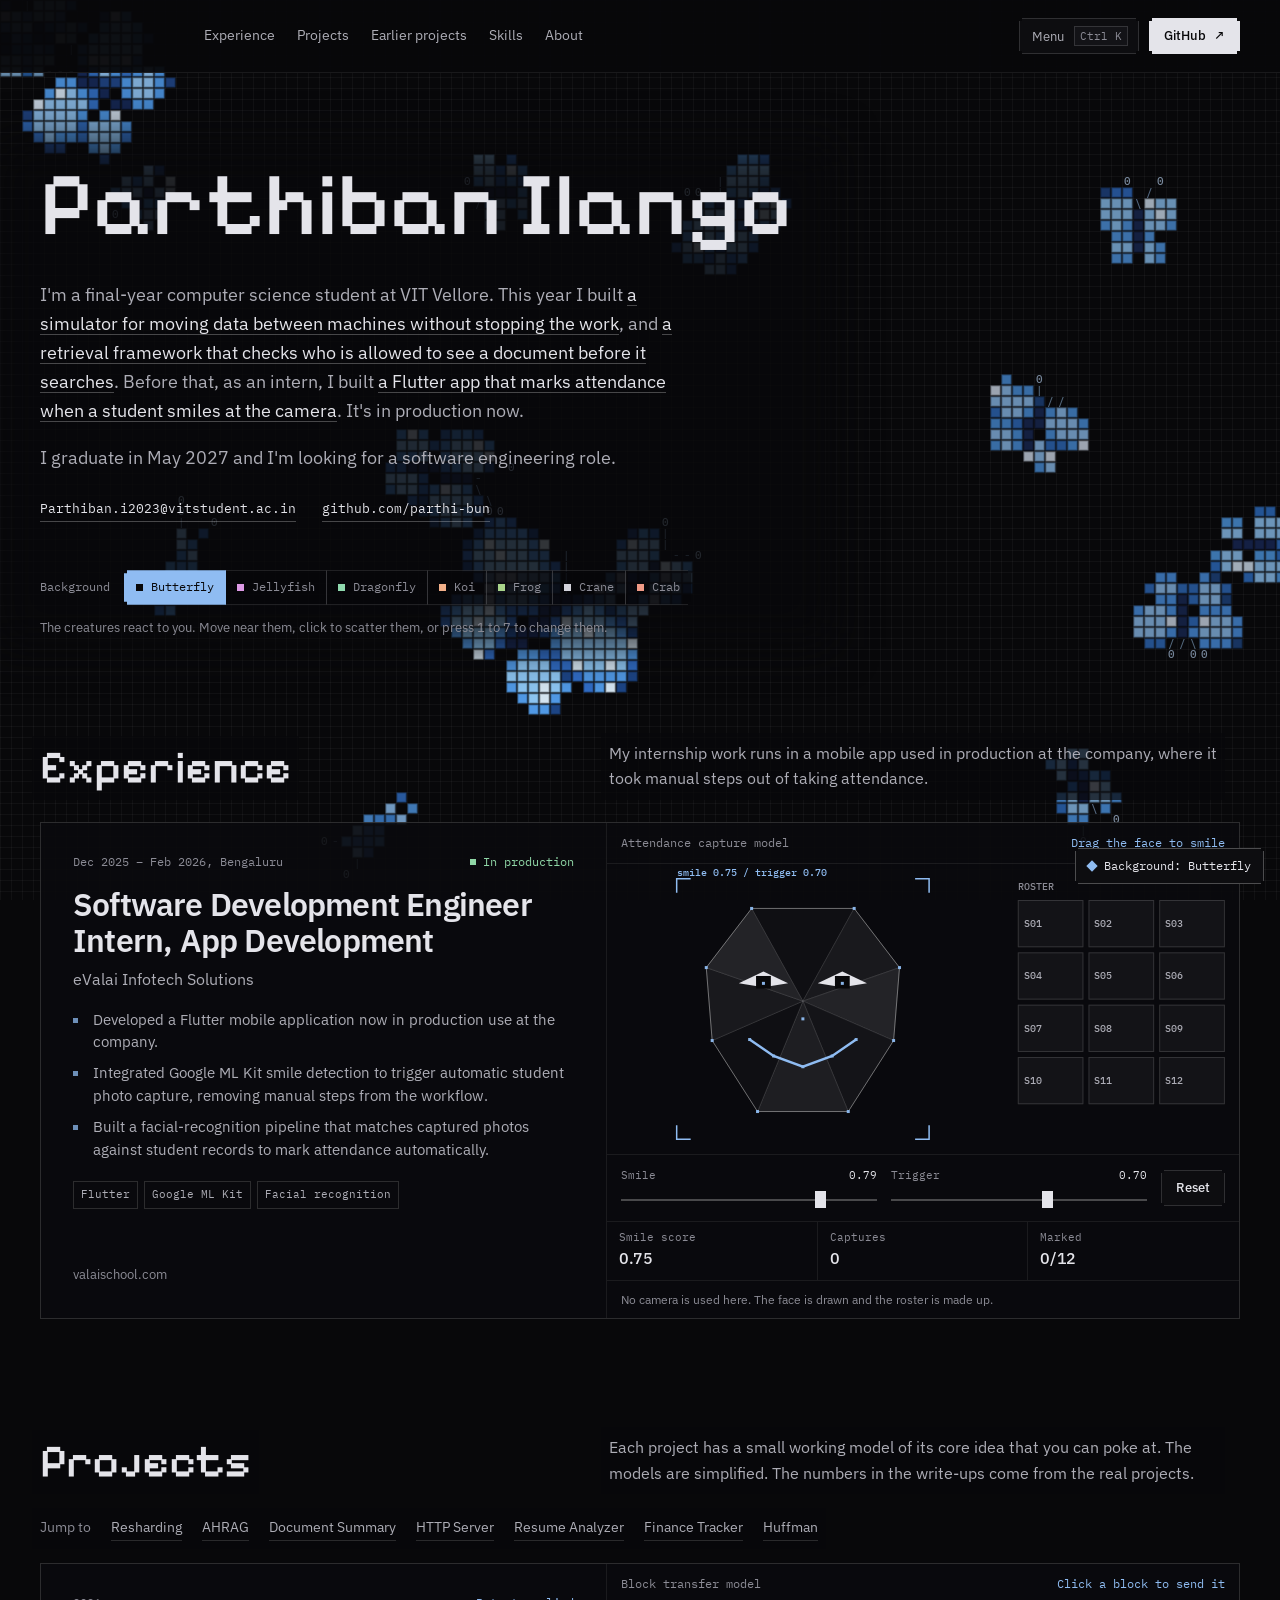
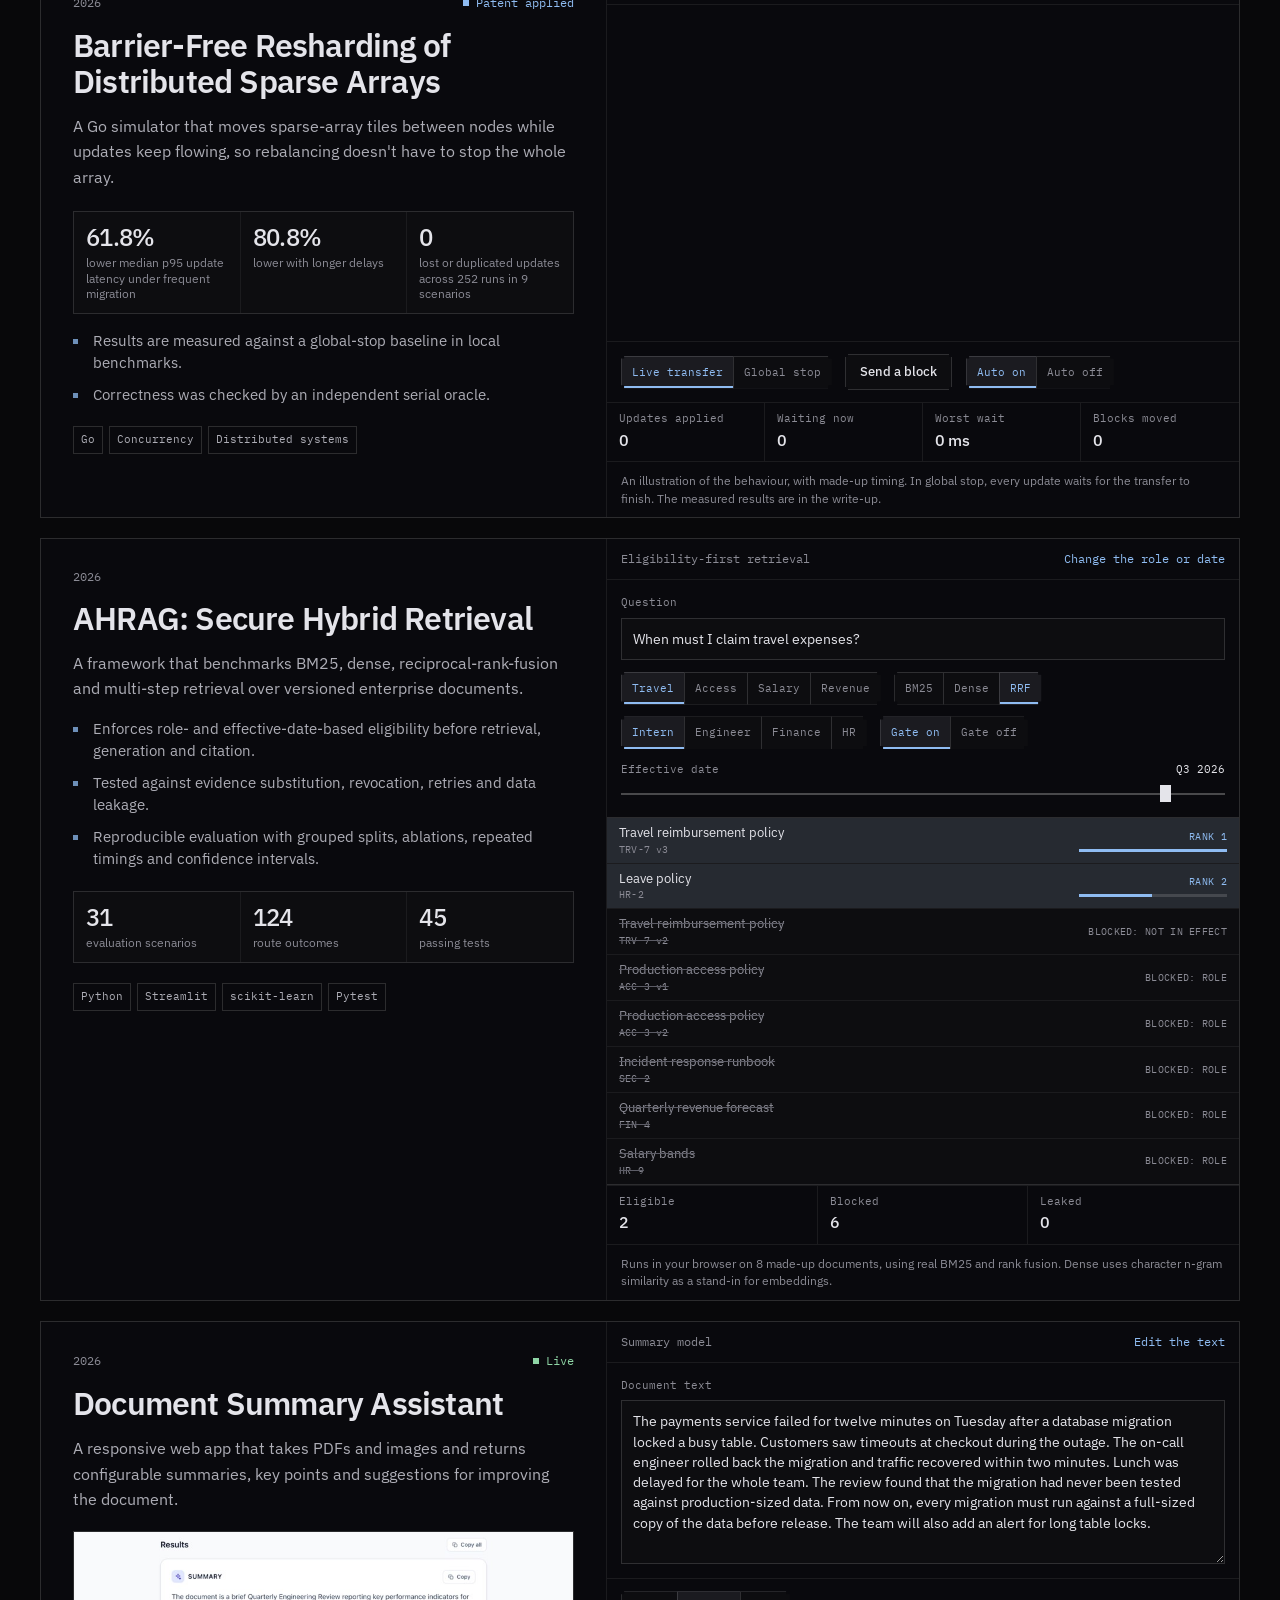
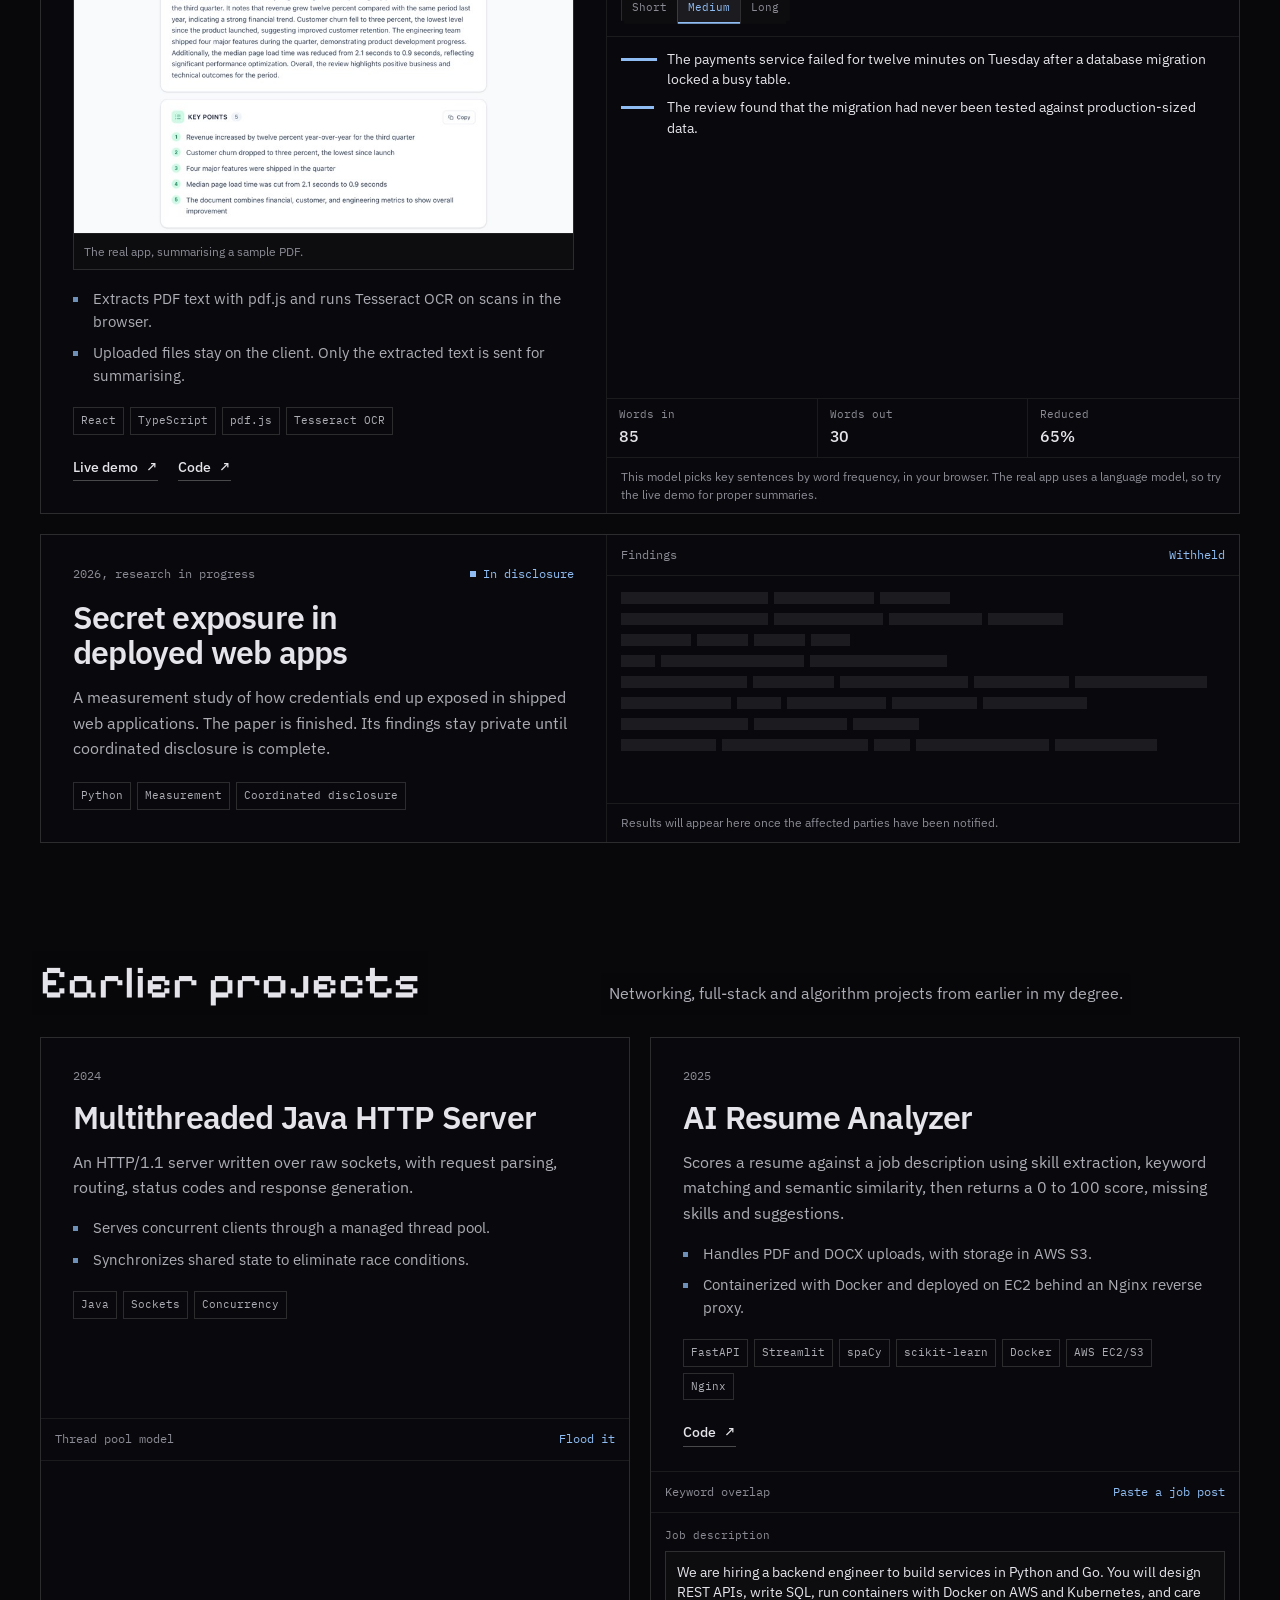
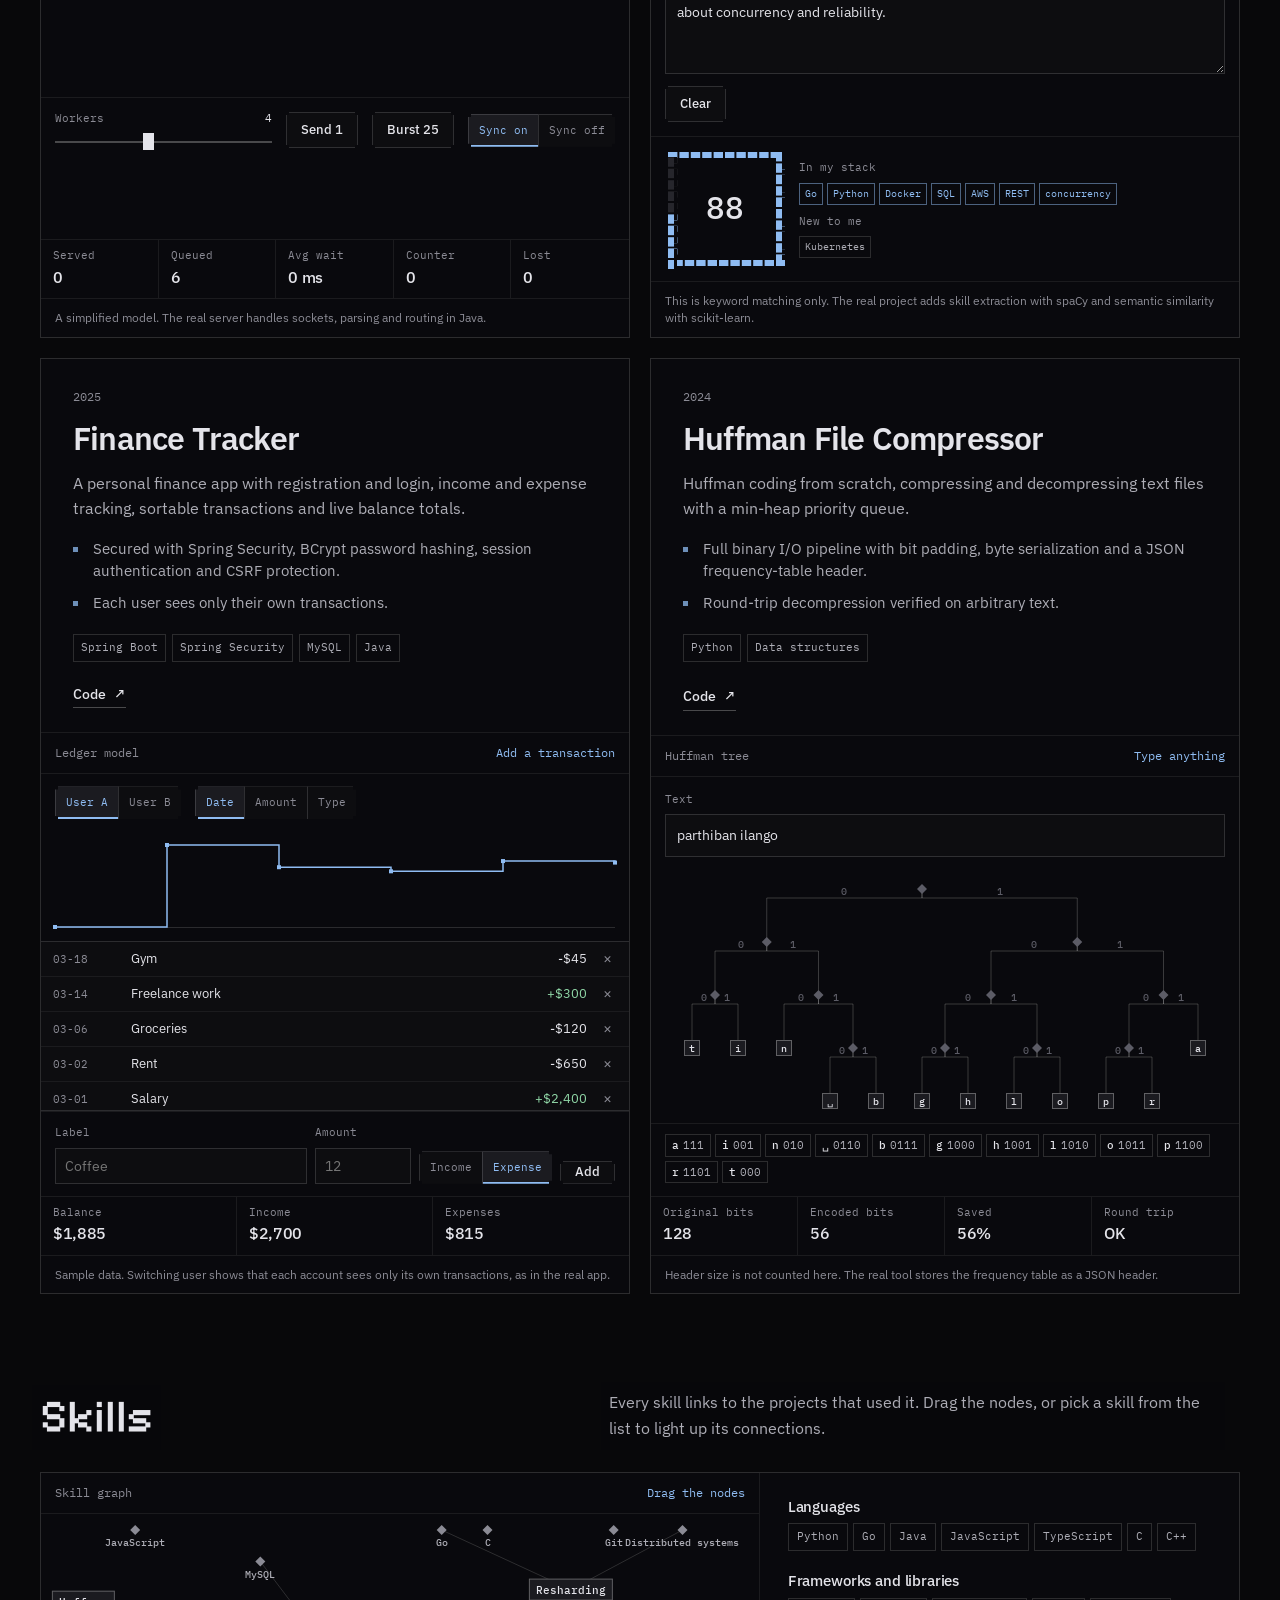
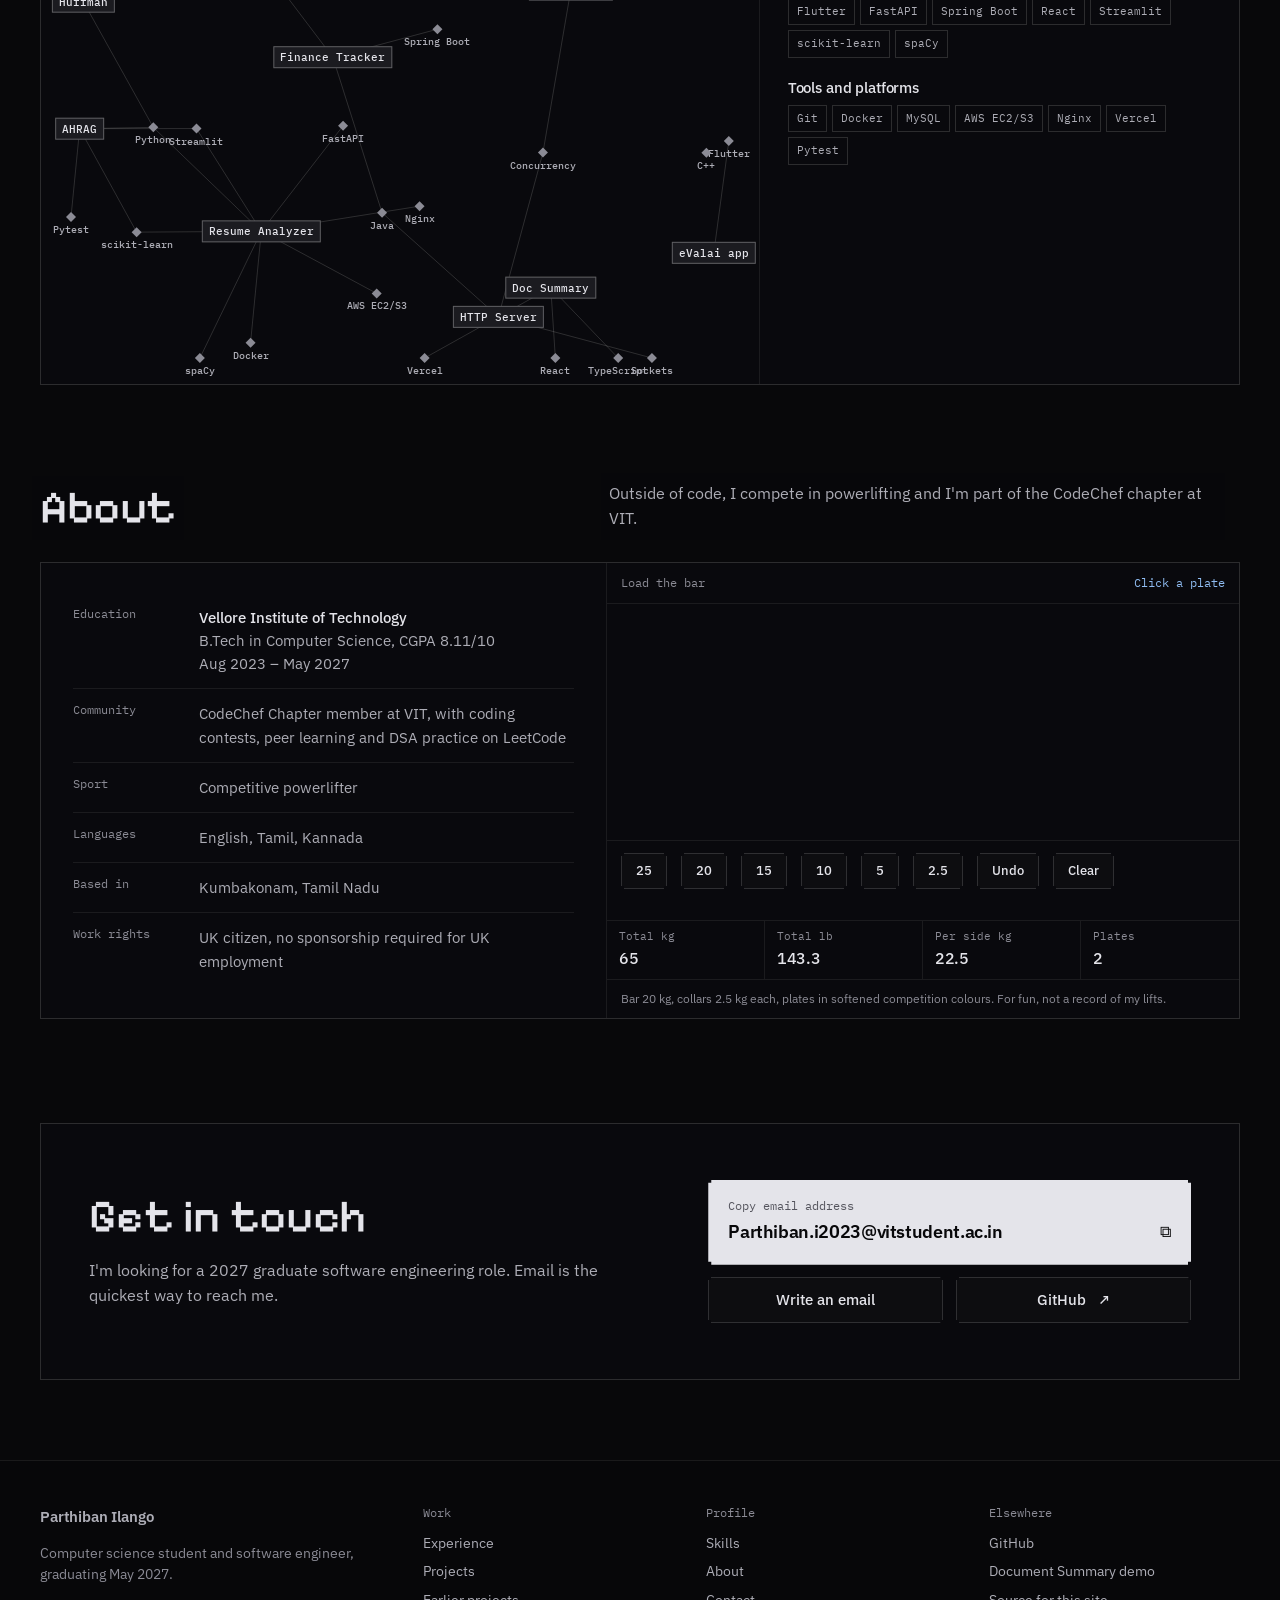
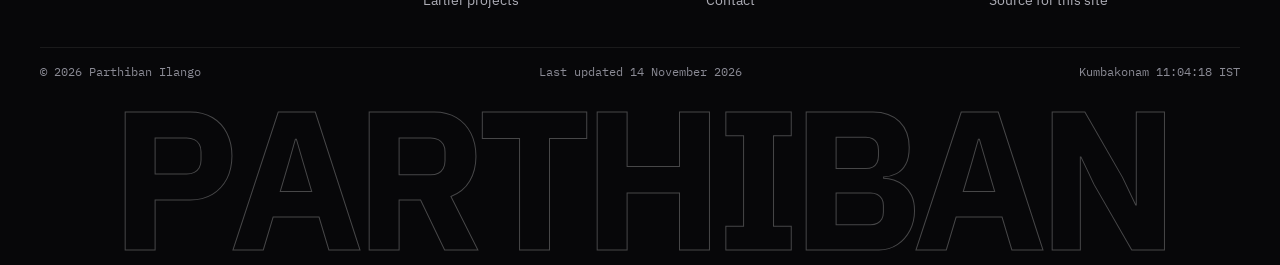
<file: docs/index.html>
<!doctype html>
<html lang="en">
<head>
<meta charset="utf-8">
<meta name="viewport" content="width=device-width, initial-scale=1, viewport-fit=cover">
<meta name="theme-color" content="#08080a">
<link rel="icon" href="data:image/svg+xml,%3Csvg%20xmlns%3D%22http%3A%2F%2Fwww.w3.org%2F2000%2Fsvg%22%20viewBox%3D%220%200%2032%2032%22%3E%3Crect%20width%3D%2232%22%20height%3D%2232%22%20fill%3D%22%2308080a%22%2F%3E%3Cpath%20d%3D%22M6%2026%2016%206l10%2020z%22%20fill%3D%22none%22%20stroke%3D%22%23ededef%22%20stroke-width%3D%222%22%2F%3E%3Cpath%20d%3D%22M16%206v20H6z%22%20fill%3D%22%238fbcf2%22%2F%3E%3C%2Fsvg%3E">
<link rel="preconnect" href="https://fonts.googleapis.com">
<link rel="preconnect" href="https://fonts.gstatic.com" crossorigin>
<link rel="stylesheet" href="https://fonts.googleapis.com/css2?family=IBM+Plex+Mono:wght@400;500&family=IBM+Plex+Sans:wght@100..700&family=Pixelify+Sans:wght@400..700&display=swap">
<title>Parthiban Ilango</title>
<meta name="description" content="Final-year computer science student at VIT Vellore, graduating in May 2027. Distributed systems, secure retrieval and a production mobile app, each with a working model you can try.">
<link rel="canonical" href="https://parthi-bun.github.io/">
<meta property="og:type" content="website">
<meta property="og:url" content="https://parthi-bun.github.io/">
<meta property="og:title" content="Parthiban Ilango">
<meta property="og:description" content="Final-year computer science student at VIT Vellore, graduating in May 2027. Distributed systems, secure retrieval and a production mobile app, each with a working model you can try.">
<meta property="og:image" content="https://parthi-bun.github.io/img/og.png">
<meta property="og:image:width" content="1200">
<meta property="og:image:height" content="630">
<meta name="twitter:card" content="summary_large_image">
<script type="application/ld+json">{"@context":"https://schema.org","@type":"Person","name":"Parthiban Ilango","url":"https://parthi-bun.github.io/","sameAs":["https://github.com/Parthi-bun"],"alumniOf":{"@type":"CollegeOrUniversity","name":"Vellore Institute of Technology"},"knowsAbout":["Distributed systems","Information retrieval","Backend engineering","Concurrency"]}</script>
</head>
<body>
<style>
/* Layout concept: a plain personal page. Name and a few sentences first, then the work.
   A live background runs behind everything, and flat ruled panels hold the working models. */
:root {
  color-scheme: dark;
  --bg: #08080a;
  --raised: #0d0d10;
  --panel: rgba(11, 11, 14, 0.9);
  --surface: #131317;
  --surface-2: #1b1b20;
  --line: rgba(255, 255, 255, 0.075);
  --line-2: rgba(255, 255, 255, 0.14);
  --line-3: rgba(255, 255, 255, 0.26);
  --t1: #e4e4ea;
  --t2: #adadb6;
  --t3: #8b8b95;
  --t4: #5c5c66;
  --acc: 143 188 242;
  --accent: rgb(var(--acc));
  --ok: #8fd6a6;
  --bad: #ee8a7c;
  --sans: "IBM Plex Sans", ui-sans-serif, system-ui, -apple-system, "Segoe UI", sans-serif;
  --mono: "IBM Plex Mono", ui-monospace, "SF Mono", Menlo, Consolas, monospace;
  --pixel: "Pixelify Sans", "IBM Plex Sans", ui-sans-serif, system-ui, sans-serif;
  /* Stepped corners, one pixel-art notch per corner. */
  --notch: polygon(3px 0, calc(100% - 3px) 0, calc(100% - 3px) 3px, 100% 3px, 100% calc(100% - 3px), calc(100% - 3px) calc(100% - 3px), calc(100% - 3px) 100%, 3px 100%, 3px calc(100% - 3px), 0 calc(100% - 3px), 0 3px, 3px 3px);
  --nav: 72px;
  --gutter-l: max(24px, env(safe-area-inset-left, 0px));
  --gutter-r: max(24px, env(safe-area-inset-right, 0px));
}

* { box-sizing: border-box; }
html { scroll-behavior: smooth; scroll-padding-top: calc(var(--nav) + 16px); -webkit-text-size-adjust: 100%; }
body {
  margin: 0;
  background: var(--bg);
  color: var(--t1);
  font-family: var(--sans);
  font-size: 16px;
  line-height: 1.6;
  -webkit-font-smoothing: antialiased;
  overflow-x: hidden;
  overflow-x: clip;
}
::selection { background: rgb(var(--acc) / 0.32); color: #f4f4f8; }
a { color: inherit; text-decoration: none; }
button, input, textarea { font: inherit; color: inherit; }
button { cursor: pointer; background: none; border: 0; padding: 0; }
:focus-visible { outline: 2px solid var(--accent); outline-offset: 2px; }
/* Notched controls clip anything drawn outside them, so their focus ring sits inside. */
.btn, .kbd-btn, .dock-b, .mail, #toast, .skip, .chips, .seg { clip-path: var(--notch); }
.btn:focus-visible, .kbd-btn:focus-visible, .dock-b:focus-visible, .mail:focus-visible, .chip:focus-visible, .seg button:focus-visible { outline-offset: -4px; }
h1, h2, h3, p, ul { margin: 0; padding: 0; }
ul { list-style: none; }

#field { position: fixed; inset: 0; width: 100%; height: 100%; z-index: 0; pointer-events: none; display: block; }
.page { position: relative; z-index: 1; }
.wrap { max-width: 1248px; margin-inline: auto; padding-left: var(--gutter-l); padding-right: var(--gutter-r); }
.mono { font-family: var(--mono); }
.label {
  font-family: var(--mono);
  font-size: 11.5px;
  font-weight: 400;
  color: var(--t3);
  line-height: 1.4;
}
.skip {
  position: fixed; left: 16px; top: -64px; z-index: 100;
  background: var(--t1); color: var(--bg); padding: 10px 14px; font-size: 14px;
}
.skip:focus { top: 16px; }

/* progress */
#progress { position: fixed; top: env(safe-area-inset-top, 0px); left: 0; height: 2px; width: 100%; transform: scaleX(0); transform-origin: 0 50%; background: var(--accent); z-index: 60; pointer-events: none; }

/* nav */
.nav {
  position: fixed; top: 0; left: 0; right: 0; z-index: 50;
  padding-top: env(safe-area-inset-top, 0px);
  background: rgba(8, 8, 10, 0.95);
  border-bottom: 1px solid var(--line);
}
.nav-in { height: var(--nav); display: flex; align-items: center; gap: 28px; }
.brand { font-weight: 600; font-size: 15px; letter-spacing: -0.01em; }
/* The name is the page heading, so the copy in the bar only appears once that has scrolled away. */
.js .nav .brand { visibility: hidden; opacity: 0; transition: opacity 0.2s, visibility 0s 0.2s; }
.js .nav.past .brand { visibility: visible; opacity: 1; transition: opacity 0.2s; }
.nav-links { display: flex; gap: 2px; margin-left: 12px; }
.nav-links a {
  font-size: 13.5px; color: var(--t2); padding: 8px 10px;
  transition: color 0.15s;
}
.nav-links a:hover, .nav-links a.on { color: var(--t1); }
.nav-links a.on { box-shadow: inset 0 -1px 0 var(--accent); }
.nav-r { margin-left: auto; display: flex; align-items: center; gap: 10px; }
.kbd-btn {
  display: inline-flex; align-items: center; gap: 10px; height: 36px; padding: 0 10px 0 12px;
  border: 1px solid var(--line-2); font-size: 12.5px; color: var(--t2); background: var(--raised);
  transition: border-color 0.15s, color 0.15s;
}
.kbd-btn:hover { border-color: var(--line-3); color: var(--t1); }
kbd {
  font-family: var(--mono); font-size: 10.5px; color: var(--t3);
  border: 1px solid var(--line-2); padding: 1px 5px; background: var(--surface);
}
.btn {
  display: inline-flex; align-items: center; justify-content: center; gap: 12px;
  height: 52px; padding: 0 24px; font-size: 14.5px; font-weight: 500;
  border: 1px solid var(--line-2); background: var(--raised); color: var(--t1);
  transition: background 0.15s, border-color 0.15s, transform 0.12s;
  will-change: transform;
}
.btn:hover { border-color: var(--line-3); background: var(--surface); }
.btn:active { transform: translateY(1px); }
.btn.solid { background: var(--t1); color: var(--bg); border-color: var(--t1); }
.btn.solid:hover { background: #f4f4f8; }
.btn.sm { height: 36px; padding: 0 14px; font-size: 13px; gap: 8px; }
.btn .arr { transition: transform 0.18s; }
.btn:hover .arr { transform: translate(3px, 0); }

/* hero */
.hero { position: relative; padding-top: calc(var(--nav) + env(safe-area-inset-top, 0px) + 88px); padding-bottom: 8px; }
.hero-copy { position: relative; min-width: 0; width: fit-content; max-width: 100%; }
/* A soft dark patch keeps the introduction readable while creatures pass behind it. */
.hero-copy::before { content: ""; position: absolute; inset: -18px -44px -10px; background: rgba(8, 8, 10, 0.8); filter: blur(22px); z-index: -1; pointer-events: none; }
h1 { font-family: var(--pixel); font-size: clamp(44px, 7vw, 98px); font-weight: 500; letter-spacing: -0.01em; line-height: 1; cursor: default; }
h1 .ln { display: inline-block; white-space: nowrap; }
h1 .ch { display: inline-block; will-change: font-weight; }
.intro { max-width: 37em; margin-top: 18px; color: var(--t2); font-size: 18px; line-height: 1.62; }
h1 + .intro { margin-top: 30px; }
.intro a { color: var(--t1); text-decoration: underline; text-decoration-color: var(--line-3); text-decoration-thickness: 1px; text-underline-offset: 4px; transition: text-decoration-color 0.15s; }
.intro a:hover { text-decoration-color: var(--accent); }
.reach { display: flex; flex-wrap: wrap; gap: 8px 26px; margin-top: 26px; font-family: var(--mono); font-size: 13px; }
.reach a, .reach button { color: var(--t1); box-shadow: inset 0 -1px 0 var(--line-3); padding-bottom: 3px; transition: box-shadow 0.15s; overflow-wrap: anywhere; text-align: left; }
.reach a:hover, .reach button:hover { box-shadow: inset 0 -1px 0 var(--accent); }
.modes { margin-top: 48px; display: flex; flex-wrap: wrap; gap: 8px 14px; align-items: center; }
.chips { display: flex; flex-wrap: wrap; gap: 0; }
.chip {
  font-family: var(--mono); font-size: 11.5px; color: var(--t3);
  border: 1px solid var(--line-2); padding: 7px 11px; margin-right: -1px; background: rgba(8, 8, 10, 0.6);
  transition: color 0.15s, background 0.15s;
}
.chip i { display: inline-block; width: 7px; height: 7px; margin-right: 8px; }
.chip:hover { color: var(--t1); }
.chip[aria-pressed="true"] { background: var(--accent); color: var(--bg); position: relative; z-index: 1; border-color: var(--accent); }
.chip[aria-pressed="true"] i { background: var(--bg) !important; }
.hint { font-size: 12.5px; color: var(--t3); margin-top: 12px; }

/* controls */
.seg { display: flex; flex-wrap: wrap; }
.seg button {
  font-family: var(--mono); font-size: 11px; color: var(--t3);
  padding: 7px 10px; border: 1px solid var(--line-2); margin-right: -1px; margin-bottom: -1px; background: var(--raised);
  transition: color 0.12s;
}
.seg button:hover { color: var(--t1); }
.seg button[aria-pressed="true"] { background: var(--surface-2); color: var(--accent); box-shadow: inset 0 -2px 0 var(--accent); }
.rng { display: grid; gap: 6px; min-width: 0; }
.rng-h { display: flex; justify-content: space-between; gap: 8px; font-family: var(--mono); font-size: 11px; color: var(--t3); }
.rng-h output { color: var(--t1); font-variant-numeric: tabular-nums; }
input[type="range"] { -webkit-appearance: none; appearance: none; width: 100%; height: 18px; background: transparent; margin: 0; cursor: ew-resize; }
input[type="range"]::-webkit-slider-runnable-track { height: 2px; background: var(--line-3); }
input[type="range"]::-moz-range-track { height: 2px; background: var(--line-3); }
input[type="range"]::-webkit-slider-thumb { -webkit-appearance: none; width: 11px; height: 17px; margin-top: -8px; background: var(--t1); border: 0; border-radius: 0; }
input[type="range"]::-moz-range-thumb { width: 11px; height: 17px; background: var(--t1); border: 0; border-radius: 0; }
input[type="range"]:hover::-webkit-slider-thumb { background: var(--accent); }
input[type="range"]:hover::-moz-range-thumb { background: var(--accent); }

/* sections */
section { position: relative; }
.sec { padding-block: 96px 0; }
.sec-h { display: grid; grid-template-columns: minmax(0, 1fr) minmax(0, 1.25fr); gap: 12px 64px; align-items: end; margin-bottom: 30px; }
h2 { font-family: var(--pixel); font-size: clamp(30px, 3.8vw, 46px); line-height: 1.05; letter-spacing: 0; font-weight: 500; text-wrap: balance; }
.sec-h p { color: var(--t2); max-width: 38em; }
/* Keep section text readable where background lines pass behind it. */
.sec-h h2, .sec-h p, .jump { background: rgba(8, 8, 10, 0.7); box-shadow: 0 0 0 8px rgba(8, 8, 10, 0.7); width: fit-content; }

/* panels */
.panel { position: relative; border: 1px solid var(--line-2); background: var(--panel); min-width: 0; }
.case { display: grid; grid-template-columns: minmax(0, 1fr) minmax(0, 1.12fr); margin-bottom: 20px; }
.case-t { padding: 30px 32px 32px; display: flex; flex-direction: column; min-width: 0; }
.case-v { border-left: 1px solid var(--line); min-width: 0; display: flex; flex-direction: column; }
.meta-row { display: flex; justify-content: space-between; align-items: center; gap: 12px; margin-bottom: 16px; flex-wrap: wrap; }
.pill { display: inline-flex; align-items: center; gap: 7px; font-family: var(--mono); font-size: 11.5px; color: var(--ok); }
.pill::before { content: ""; width: 6px; height: 6px; background: currentColor; }
.pill.acc { color: var(--accent); }
.pill.mute { color: var(--t3); }
h3 { font-size: clamp(24px, 2.6vw, 32px); line-height: 1.12; letter-spacing: -0.025em; font-weight: 600; text-wrap: balance; }
.org { color: var(--t2); margin-top: 8px; }
.lede { color: var(--t2); margin-top: 14px; }
.pts { margin-top: 16px; display: grid; gap: 9px; font-size: 14.5px; color: var(--t2); line-height: 1.55; }
.pts li { display: grid; grid-template-columns: 14px minmax(0, 1fr); gap: 6px; }
.pts li::before { content: ""; width: 5px; height: 5px; background: rgb(var(--acc) / 0.75); margin-top: 9px; }
.figs { display: grid; grid-template-columns: repeat(auto-fit, minmax(118px, 1fr)); gap: 1px; background: var(--line); border: 1px solid var(--line); margin-top: 20px; }
.fig { background: var(--raised); padding: 12px 12px 11px; min-width: 0; }
.fig b { display: block; font-size: 24px; font-weight: 500; letter-spacing: -0.03em; line-height: 1.15; font-variant-numeric: tabular-nums; }
.fig span { display: block; font-size: 11.5px; color: var(--t3); line-height: 1.35; margin-top: 4px; }
.tags { display: flex; flex-wrap: wrap; gap: 6px; margin-top: 20px; }
.tags li { font-family: var(--mono); font-size: 11px; color: var(--t2); border: 1px solid var(--line-2); padding: 4px 7px; }
.links { display: flex; flex-wrap: wrap; gap: 8px 20px; margin-top: auto; padding-top: 22px; }
.tlink { font-size: 13.5px; font-weight: 500; display: inline-flex; gap: 8px; box-shadow: inset 0 -1px 0 var(--line-3); padding-bottom: 3px; transition: box-shadow 0.15s; }
.tlink:hover { box-shadow: inset 0 -1px 0 var(--accent); }
.muted { font-size: 13px; color: var(--t3); }
.grid2 { display: grid; grid-template-columns: repeat(2, minmax(0, 1fr)); gap: 20px; }
.card { display: flex; flex-direction: column; }
.card .case-t { padding-bottom: 24px; flex: 1 1 auto; }
.card .toy { border-top: 1px solid var(--line); }

.jump { display: flex; flex-wrap: wrap; gap: 4px 20px; margin-bottom: 22px; font-size: 14px; color: var(--t3); }
.jump a { color: var(--t2); box-shadow: inset 0 -1px 0 var(--line-2); padding-bottom: 2px; transition: color 0.15s, box-shadow 0.15s; }
.jump a:hover { color: var(--t1); box-shadow: inset 0 -1px 0 var(--accent); }
.shot { margin: 18px 0 2px; border: 1px solid var(--line-2); }
.shot a { display: block; background: #f3f5fb; }
.shot img { display: block; width: 100%; height: auto; }
.shot figcaption { font-size: 12px; color: var(--t3); padding: 8px 10px; background: var(--raised); border-top: 1px solid var(--line); }

/* working models */
.toy { display: flex; flex-direction: column; flex: 1 1 auto; min-width: 0; --h: 280px; }
.toy-h { display: flex; justify-content: space-between; gap: 12px; padding: 12px 14px; border-bottom: 1px solid var(--line); }
.toy-h .label:last-child { color: var(--accent); text-align: right; }
.toy-b { display: flex; flex-direction: column; flex: 1 1 auto; min-width: 0; }
.cv { display: block; width: 100%; height: var(--h); touch-action: pan-y; }
.ctl { display: flex; flex-wrap: wrap; align-items: center; gap: 10px 14px; padding: 12px 14px; border-top: 1px solid var(--line); }
.ctl .grow { flex: 1 1 140px; min-width: 120px; }
.meters { display: grid; grid-template-columns: repeat(auto-fit, minmax(78px, 1fr)); border-top: 1px solid var(--line); margin-top: auto; }
.meter { padding: 9px 12px 8px; border-right: 1px solid var(--line); min-width: 0; }
.meter:last-child { border-right: 0; }
.meter span { display: block; font-family: var(--mono); font-size: 10.5px; color: var(--t3); line-height: 1.3; }
.meter b { display: block; font-size: 16px; font-weight: 500; font-variant-numeric: tabular-nums; letter-spacing: -0.02em; margin-top: 2px; }
.meter b.bad { color: var(--bad); }
.note { padding: 10px 14px; border-top: 1px solid var(--line); font-size: 12px; color: var(--t3); line-height: 1.45; }
.field-l { display: block; font-family: var(--mono); font-size: 11px; color: var(--t3); margin-bottom: 6px; }
.txt {
  width: 100%; background: var(--raised); border: 1px solid var(--line-2); padding: 10px 11px;
  font-size: 13.5px; line-height: 1.5; color: var(--t1); border-radius: 0; resize: vertical; display: block;
}
.txt:focus { outline: 0; border-color: var(--accent); }
.pad { padding: 14px; display: grid; gap: 12px; min-width: 0; }

/* retrieval model */
.gate-row { display: grid; grid-template-columns: minmax(0, 1fr) auto; gap: 10px; align-items: center; }
.docs { display: grid; gap: 1px; background: var(--line); border-block: 1px solid var(--line); }
.doc { background: var(--raised); display: grid; grid-template-columns: minmax(0, 1fr) 148px; gap: 10px; padding: 7px 12px; align-items: center; min-height: 40px; }
.doc-t { min-width: 0; font-size: 13px; line-height: 1.3; }
.doc-t small { display: block; font-family: var(--mono); font-size: 10px; color: var(--t3); margin-top: 1px; letter-spacing: 0.02em; }
.doc-s { font-family: var(--mono); font-size: 10px; letter-spacing: 0.03em; text-align: right; color: var(--t3); }
.doc-bar { height: 3px; background: var(--line-2); margin-top: 4px; position: relative; }
.doc-bar i { position: absolute; inset: 0 auto 0 0; background: var(--accent); }
.doc.blocked .doc-t { color: var(--t3); text-decoration: line-through; text-decoration-color: var(--t4); }
.doc.top { background: rgb(var(--acc) / 0.09); }
.doc.top .doc-s { color: var(--accent); }
.doc.leak { background: rgba(238, 138, 124, 0.12); }
.doc.leak .doc-s { color: var(--bad); }

/* summary model */
.sum-out { display: grid; gap: 8px; padding: 12px 14px; border-top: 1px solid var(--line); font-size: 13.5px; line-height: 1.5; color: var(--t1); }
.sum-out li { display: grid; grid-template-columns: 36px minmax(0, 1fr); gap: 10px; }
.sum-out li i { display: block; height: 3px; background: var(--accent); margin-top: 9px; }

/* keyword model */
.ana { display: grid; grid-template-columns: 120px minmax(0, 1fr); gap: 14px; align-items: center; padding: 12px 14px; border-top: 1px solid var(--line); }
.ana canvas { width: 120px; height: 120px; display: block; }
.ana-l { display: grid; gap: 8px; min-width: 0; }
.mini { display: flex; flex-wrap: wrap; gap: 4px; }
.mini li { font-family: var(--mono); font-size: 10px; border: 1px solid var(--line-2); padding: 2px 5px; color: var(--t2); }
.mini.have li { border-color: rgb(var(--acc) / 0.5); color: var(--accent); }

/* ledger model */
.ledger { display: grid; gap: 1px; background: var(--line); border-block: 1px solid var(--line); max-height: 170px; overflow-y: auto; }
.tx { background: var(--raised); display: grid; grid-template-columns: 70px minmax(0, 1fr) auto 26px; gap: 8px; align-items: center; padding: 5px 8px 5px 12px; font-size: 13px; }
.tx .d { font-family: var(--mono); font-size: 10.5px; color: var(--t3); }
.tx .a { font-variant-numeric: tabular-nums; }
.tx .a.in { color: var(--ok); }
.tx button { width: 24px; height: 24px; color: var(--t3); font-size: 15px; line-height: 1; }
.tx button:hover { color: var(--bad); }
.tx-form { display: grid; grid-template-columns: minmax(0, 1fr) 96px auto auto; gap: 8px; padding: 12px 14px; border-top: 1px solid var(--line); align-items: stretch; }
.tx-form .txt { padding: 7px 9px; }

/* huffman */
.codes { display: flex; flex-wrap: wrap; gap: 4px; padding: 10px 14px; border-top: 1px solid var(--line); }
.code { font-family: var(--mono); font-size: 10.5px; border: 1px solid var(--line-2); padding: 2px 6px; color: var(--t2); cursor: default; }
.code b { color: var(--t1); font-weight: 500; margin-right: 4px; }
.code.on { border-color: var(--accent); color: var(--accent); }

/* redacted */
.redact { padding: 16px 14px; display: grid; gap: 9px; font-size: 13px; line-height: 1.2; flex: 1 1 auto; align-content: start; }
.redact .ln { display: flex; flex-wrap: wrap; gap: 6px; }
.redact i { display: block; height: 12px; background: var(--surface-2); transition: background 0.12s; }
.redact i:hover { background: var(--accent); }

/* skills */
.skills { display: grid; grid-template-columns: minmax(0, 1.5fr) minmax(0, 1fr); }
.skills .toy { border-right: 1px solid var(--line); --h: 470px; }
.skills-l { padding: 26px 28px; display: grid; gap: 22px; align-content: start; min-width: 0; }
.skills-l h3 { font-size: 15px; letter-spacing: -0.01em; font-weight: 500; margin-bottom: 8px; }
.sk { display: flex; flex-wrap: wrap; gap: 5px; }
.sk button { font-family: var(--mono); font-size: 11px; color: var(--t2); border: 1px solid var(--line-2); padding: 4px 8px; transition: color 0.12s, border-color 0.12s; }
.sk button:hover, .sk button.on { color: var(--accent); border-color: var(--accent); }

/* about */
.about { display: grid; grid-template-columns: minmax(0, 1fr) minmax(0, 1.12fr); }
.facts { display: grid; gap: 0; }
.factr { display: grid; grid-template-columns: 112px minmax(0, 1fr); gap: 14px; padding: 13px 0; border-top: 1px solid var(--line); font-size: 14.5px; color: var(--t2); }
.factr:first-child { border-top: 0; }
.factr b { color: var(--t1); font-weight: 500; }

/* contact */
.contact { display: grid; grid-template-columns: minmax(0, 1.2fr) minmax(0, 1fr); gap: 40px; align-items: center; padding: 56px 48px; margin-top: 104px; overflow: hidden; }
.contact p { color: var(--t2); margin-top: 16px; max-width: 32em; }
.mail {
  display: grid; grid-template-columns: minmax(0, 1fr) auto; gap: 4px 16px; align-items: center; width: 100%; text-align: left;
  background: var(--t1); color: var(--bg); padding: 18px 20px; transition: background 0.15s;
}
.mail:hover { background: #f4f4f8; }
.mail .label { color: #55555e; grid-column: 1 / -1; }
.mail b { font-size: clamp(14px, 1.45vw, 18px); font-weight: 600; letter-spacing: -0.02em; overflow-wrap: anywhere; }
.side-l { display: grid; grid-template-columns: 1fr 1fr; gap: 12px; margin-top: 12px; }
.side-l .btn { height: 46px; }

/* footer */
footer { margin-top: 80px; border-top: 1px solid var(--line); background: rgba(8, 8, 10, 0.72); overflow: hidden; }
.foot { display: grid; grid-template-columns: minmax(0, 1.4fr) repeat(3, minmax(0, 1fr)); gap: 32px; padding-block: 44px 28px; font-size: 13.5px; color: var(--t2); }
.foot p { max-width: 26em; margin-top: 14px; color: var(--t3); }
.foot h4 { margin: 0 0 12px; }
.foot li { margin-bottom: 7px; }
.foot a:hover, .foot button:hover { color: var(--t1); }
.foot-b { display: flex; justify-content: space-between; flex-wrap: wrap; gap: 6px 20px; padding-block: 16px; border-top: 1px solid var(--line); }
.bigname {
  display: flex; justify-content: center; font-size: 15.4vw; line-height: 0.82; font-weight: 700; letter-spacing: -0.05em;
  color: transparent; -webkit-text-stroke: 1px var(--line-3); user-select: none; padding-bottom: 8px; cursor: default; white-space: nowrap;
}
.bigname span { display: inline-block; will-change: transform; transition: color 0.2s; }

/* dock */
#dock {
  position: fixed; z-index: 55;
  right: calc(16px + env(safe-area-inset-right, 0px));
  bottom: calc(16px + env(safe-area-inset-bottom, 0px));
  width: min(286px, calc(100vw - 32px));
  display: flex; flex-direction: column; align-items: stretch;
  pointer-events: none;
}
#dock > * { pointer-events: auto; }
.dock-b { display: flex; align-items: center; gap: 8px; align-self: flex-end; height: 36px; padding: 0 12px; background: var(--raised); border: 1px solid var(--line-3); font-family: var(--mono); font-size: 11.5px; color: var(--t1); }
.dock-b:hover { border-color: var(--accent); }
.dock-b i { display: block; width: 8px; height: 8px; background: var(--accent); transform: rotate(45deg); transition: transform 0.25s; }
#dock.open .dock-b i { transform: rotate(135deg) scale(1.1); }
.dock-p { background: var(--raised); border: 1px solid var(--line-3); padding: 14px; display: grid; gap: 14px; margin-bottom: 8px; max-height: calc(100dvh - 120px); overflow-y: auto; }
.dock-p[hidden] { display: none; }
.dock-a { display: flex; flex-wrap: wrap; gap: 6px; }

/* palette */
#pal { position: fixed; inset: 0; z-index: 80; background: rgba(4, 4, 6, 0.66); display: grid; justify-items: center; align-items: start; padding: 14vh 16px 16px; }
#pal[hidden] { display: none; }
.pal-b { width: min(560px, 100%); background: var(--raised); border: 1px solid var(--line-3); display: flex; flex-direction: column; max-height: 66vh; }
.pal-b input { width: 100%; background: transparent; border: 0; border-bottom: 1px solid var(--line-2); padding: 15px 16px; font-size: 16px; outline: 0; }
.pal-l { overflow-y: auto; padding: 6px; }
.pal-l button { display: flex; justify-content: space-between; gap: 16px; width: 100%; text-align: left; padding: 9px 10px; font-size: 14px; color: var(--t2); }
.pal-l button span:last-child { font-family: var(--mono); font-size: 11px; color: var(--t3); }
.pal-l button.on { background: var(--surface-2); color: var(--t1); box-shadow: inset 2px 0 0 var(--accent); }
.pal-e { padding: 16px; color: var(--t3); font-size: 14px; }

/* toast */
#toast { position: fixed; z-index: 90; left: 50%; bottom: calc(24px + env(safe-area-inset-bottom, 0px)); transform: translate(-50%, 16px); background: var(--t1); color: var(--bg); font-size: 13.5px; font-weight: 500; padding: 9px 14px; opacity: 0; pointer-events: none; transition: opacity 0.18s, transform 0.18s; max-width: calc(100vw - 32px); }
#toast.on { opacity: 1; transform: translate(-50%, 0); }

@media (max-width: 1040px) {
  .case, .about, .skills { grid-template-columns: minmax(0, 1fr); }
  .case-v { border-left: 0; border-top: 1px solid var(--line); }
  .skills .toy { border-right: 0; border-bottom: 1px solid var(--line); --h: 400px; }
  .sec-h { grid-template-columns: minmax(0, 1fr); }
  .nav-links { display: none; }
  .contact { grid-template-columns: minmax(0, 1fr); padding: 40px 28px; }
  .foot { grid-template-columns: repeat(2, minmax(0, 1fr)); }
}
@media (max-width: 720px) {
  :root { --nav: 60px; --gutter-l: max(16px, env(safe-area-inset-left, 0px)); --gutter-r: max(16px, env(safe-area-inset-right, 0px)); }
  .hero { padding-top: calc(var(--nav) + env(safe-area-inset-top, 0px) + 44px); }
  .grid2 { grid-template-columns: minmax(0, 1fr); }
  .sec { padding-top: 76px; }
  .case-t { padding: 22px 18px 24px; }
  .btn { height: 48px; padding: 0 18px; }
  .kbd-btn kbd { display: none; }
  .dock-b { padding: 0; width: 38px; justify-content: center; }
  .dock-b span { display: none; }
  .intro { font-size: 16.5px; }
  .modes { margin-top: 36px; }
  .tx-form { grid-template-columns: minmax(0, 1fr) 84px; }
  .contact { padding: 32px 18px; margin-top: 76px; }
  .side-l { grid-template-columns: minmax(0, 1fr); }
  .foot { grid-template-columns: minmax(0, 1fr); }
  .skills-l { padding: 20px 18px; }
  .ana { grid-template-columns: 96px minmax(0, 1fr); }
  .ana canvas { width: 96px; height: 96px; }
  .factr { grid-template-columns: 92px minmax(0, 1fr); }
}
@media (prefers-reduced-motion: reduce) {
  html { scroll-behavior: auto; }
  * { transition-duration: 0.01ms !important; }
}
</style>
<canvas id="field" aria-hidden="true"></canvas>
<div id="progress" aria-hidden="true"></div>
<a class="skip" href="#work">Skip to projects</a>

<div class="page">
  <header class="nav">
    <div class="wrap nav-in">
      <a class="brand" href="#top">Parthiban Ilango</a>
      <nav class="nav-links" aria-label="Sections">
        <a href="#experience">Experience</a>
        <a href="#work">Projects</a>
        <a href="#earlier">Earlier projects</a>
        <a href="#skills">Skills</a>
        <a href="#about">About</a>
      </nav>
      <div class="nav-r">
        <button class="kbd-btn" id="pal-open" type="button" aria-label="Open command menu">Menu <kbd id="pal-key">⌘K</kbd></button>
        <a class="btn solid sm" href="https://github.com/parthi-bun" target="_blank" rel="noopener">GitHub <span aria-hidden="true">↗</span></a>
      </div>
    </div>
  </header>

  <main id="top">
    <section class="hero">
      <div class="wrap">
        <div class="hero-copy">
          <h1 id="title" aria-label="Parthiban Ilango">
            <span class="ln" data-split aria-hidden="true">Parthiban</span>
            <span class="ln" data-split aria-hidden="true">Ilango</span>
          </h1>
          <p class="intro">I'm a final-year computer science student at VIT Vellore. This year I built <a href="#p-reshard">a simulator for moving data between machines without stopping the work</a>, and <a href="#p-ahrag">a retrieval framework that checks who is allowed to see a document before it searches</a>. Before that, as an intern, I built <a href="#experience">a Flutter app that marks attendance when a student smiles at the camera</a>. It's in production now.</p>
          <p class="intro">I graduate in May 2027 and I'm looking for a software engineering role.</p>
          <p class="reach">
            <button class="copy-mail" type="button" data-email="Parthiban.i2023@vitstudent.ac.in" title="Copy email address">Parthiban.i2023@vitstudent.ac.in</button>
            <a href="https://github.com/parthi-bun" target="_blank" rel="noopener">github.com/parthi-bun</a>
          </p>
          <div class="modes">
            <span class="label">Background</span>
            <div class="chips" id="mode-chips" role="group" aria-label="Background style"></div>
          </div>
          <p class="hint">The creatures react to you. Move near them, click to scatter them, or press 1 to 7 to change them.</p>
          <noscript><p class="hint">The background and the working models need JavaScript. Everything else on this page works without it.</p></noscript>
        </div>
      </div>
    </section>

    <section class="sec" id="experience">
      <div class="wrap">
        <div class="sec-h">
          <h2>Experience</h2>
          <p>My internship work runs in a mobile app used in production at the company, where it took manual steps out of taking attendance.</p>
        </div>

        <article class="panel case">
          <div class="case-t">
            <div class="meta-row"><span class="label">Dec 2025 – Feb 2026, Bengaluru</span><span class="pill">In production</span></div>
            <h3>Software Development Engineer Intern, App Development</h3>
            <p class="org">eValai Infotech Solutions</p>
            <ul class="pts">
              <li>Developed a Flutter mobile application now in production use at the company.</li>
              <li>Integrated Google ML Kit smile detection to trigger automatic student photo capture, removing manual steps from the workflow.</li>
              <li>Built a facial-recognition pipeline that matches captured photos against student records to mark attendance automatically.</li>
            </ul>
            <ul class="tags"><li>Flutter</li><li>Google ML Kit</li><li>Facial recognition</li></ul>
            <div class="links"><span class="muted">valaischool.com</span></div>
          </div>
          <div class="case-v"><div class="toy" data-toy="capture"></div></div>
        </article>
      </div>
    </section>

    <section class="sec" id="work">
      <div class="wrap">
        <div class="sec-h">
          <h2>Projects</h2>
          <p>Each project has a small working model of its core idea that you can poke at. The models are simplified. The numbers in the write-ups come from the real projects.</p>
        </div>

        <nav class="jump" aria-label="Project index">
          <span>Jump to</span>
          <a href="#p-reshard">Resharding</a>
          <a href="#p-ahrag">AHRAG</a>
          <a href="#p-summary">Document Summary</a>
          <a href="#p-http">HTTP Server</a>
          <a href="#p-analyzer">Resume Analyzer</a>
          <a href="#p-finance">Finance Tracker</a>
          <a href="#p-huffman">Huffman</a>
        </nav>

        <article class="panel case" id="p-reshard">
          <div class="case-t">
            <div class="meta-row"><span class="label">2026</span><span class="pill acc">Patent applied</span></div>
            <h3>Barrier-Free Resharding of Distributed Sparse Arrays</h3>
            <p class="lede">A Go simulator that moves sparse-array tiles between nodes while updates keep flowing, so rebalancing doesn't have to stop the whole array.</p>
            <div class="figs">
              <div class="fig"><b>61.8%</b><span>lower median p95 update latency under frequent migration</span></div>
              <div class="fig"><b>80.8%</b><span>lower with longer delays</span></div>
              <div class="fig"><b>0</b><span>lost or duplicated updates across 252 runs in 9 scenarios</span></div>
            </div>
            <ul class="pts">
              <li>Results are measured against a global-stop baseline in local benchmarks.</li>
              <li>Correctness was checked by an independent serial oracle.</li>
            </ul>
            <ul class="tags"><li>Go</li><li>Concurrency</li><li>Distributed systems</li></ul>
          </div>
          <div class="case-v"><div class="toy" data-toy="reshard"></div></div>
        </article>

        <article class="panel case" id="p-ahrag">
          <div class="case-t">
            <div class="meta-row"><span class="label">2026</span></div>
            <h3>AHRAG: Secure Hybrid Retrieval</h3>
            <p class="lede">A framework that benchmarks BM25, dense, reciprocal-rank-fusion and multi-step retrieval over versioned enterprise documents.</p>
            <ul class="pts">
              <li>Enforces role- and effective-date-based eligibility before retrieval, generation and citation.</li>
              <li>Tested against evidence substitution, revocation, retries and data leakage.</li>
              <li>Reproducible evaluation with grouped splits, ablations, repeated timings and confidence intervals.</li>
            </ul>
            <div class="figs">
              <div class="fig"><b>31</b><span>evaluation scenarios</span></div>
              <div class="fig"><b>124</b><span>route outcomes</span></div>
              <div class="fig"><b>45</b><span>passing tests</span></div>
            </div>
            <ul class="tags"><li>Python</li><li>Streamlit</li><li>scikit-learn</li><li>Pytest</li></ul>
          </div>
          <div class="case-v"><div class="toy" data-toy="ahrag"></div></div>
        </article>

          <article class="panel case" id="p-summary">
            <div class="case-t">
              <div class="meta-row"><span class="label">2026</span><span class="pill">Live</span></div>
              <h3>Document Summary Assistant</h3>
              <p class="lede">A responsive web app that takes PDFs and images and returns configurable summaries, key points and suggestions for improving the document.</p>
              <figure class="shot">
                <a href="https://document-summary-assistant-murex.vercel.app/" target="_blank" rel="noopener"><img src="img/doc-summary.jpg" width="840" height="507" loading="lazy" alt="Screenshot of the app showing a summary and key points for an uploaded sample PDF"></a>
                <figcaption>The real app, summarising a sample PDF.</figcaption>
              </figure>
              <ul class="pts">
                <li>Extracts PDF text with pdf.js and runs Tesseract OCR on scans in the browser.</li>
                <li>Uploaded files stay on the client. Only the extracted text is sent for summarising.</li>
              </ul>
              <ul class="tags"><li>React</li><li>TypeScript</li><li>pdf.js</li><li>Tesseract OCR</li></ul>
              <div class="links">
                <a class="tlink" href="https://document-summary-assistant-murex.vercel.app/" target="_blank" rel="noopener">Live demo <span aria-hidden="true">↗</span></a>
                <a class="tlink" href="https://github.com/Parthi-bun/document-summary-assistant" target="_blank" rel="noopener">Code <span aria-hidden="true">↗</span></a>
              </div>
            </div>
            <div class="case-v"><div class="toy" data-toy="summary"></div></div>
          </article>

          <article class="panel case" id="p-research">
            <div class="case-t">
              <div class="meta-row"><span class="label">2026, research in progress</span><span class="pill acc">In disclosure</span></div>
              <h3>Secret exposure in deployed web apps</h3>
              <p class="lede">A measurement study of how credentials end up exposed in shipped web applications. The paper is finished. Its findings stay private until coordinated disclosure is complete.</p>
              <ul class="tags"><li>Python</li><li>Measurement</li><li>Coordinated disclosure</li></ul>
            </div>
            <div class="case-v"><div class="toy" data-toy="redact"></div></div>
          </article>
      </div>
    </section>

    <section class="sec" id="earlier">
      <div class="wrap">
        <div class="sec-h">
          <h2>Earlier projects</h2>
          <p>Networking, full-stack and algorithm projects from earlier in my degree.</p>
        </div>
        <div class="grid2">
          <article class="panel card" id="p-http">
            <div class="case-t">
              <div class="meta-row"><span class="label">2024</span></div>
              <h3>Multithreaded Java HTTP Server</h3>
              <p class="lede">An HTTP/1.1 server written over raw sockets, with request parsing, routing, status codes and response generation.</p>
              <ul class="pts">
                <li>Serves concurrent clients through a managed thread pool.</li>
                <li>Synchronizes shared state to eliminate race conditions.</li>
              </ul>
              <ul class="tags"><li>Java</li><li>Sockets</li><li>Concurrency</li></ul>
            </div>
            <div class="toy" data-toy="http"></div>
          </article>

          <article class="panel card" id="p-analyzer">
            <div class="case-t">
              <div class="meta-row"><span class="label">2025</span></div>
              <h3>AI Resume Analyzer</h3>
              <p class="lede">Scores a resume against a job description using skill extraction, keyword matching and semantic similarity, then returns a 0 to 100 score, missing skills and suggestions.</p>
              <ul class="pts">
                <li>Handles PDF and DOCX uploads, with storage in AWS S3.</li>
                <li>Containerized with Docker and deployed on EC2 behind an Nginx reverse proxy.</li>
              </ul>
              <ul class="tags"><li>FastAPI</li><li>Streamlit</li><li>spaCy</li><li>scikit-learn</li><li>Docker</li><li>AWS EC2/S3</li><li>Nginx</li></ul>
              <div class="links"><a class="tlink" href="https://github.com/Parthi-bun/resume-analyser" target="_blank" rel="noopener">Code <span aria-hidden="true">↗</span></a></div>
            </div>
            <div class="toy" data-toy="analyzer"></div>
          </article>

          <article class="panel card" id="p-finance">
            <div class="case-t">
              <div class="meta-row"><span class="label">2025</span></div>
              <h3>Finance Tracker</h3>
              <p class="lede">A personal finance app with registration and login, income and expense tracking, sortable transactions and live balance totals.</p>
              <ul class="pts">
                <li>Secured with Spring Security, BCrypt password hashing, session authentication and CSRF protection.</li>
                <li>Each user sees only their own transactions.</li>
              </ul>
              <ul class="tags"><li>Spring Boot</li><li>Spring Security</li><li>MySQL</li><li>Java</li></ul>
              <div class="links"><a class="tlink" href="https://github.com/Parthi-bun/Finance-Tracker" target="_blank" rel="noopener">Code <span aria-hidden="true">↗</span></a></div>
            </div>
            <div class="toy" data-toy="finance"></div>
          </article>

          <article class="panel card" id="p-huffman">
            <div class="case-t">
              <div class="meta-row"><span class="label">2024</span></div>
              <h3>Huffman File Compressor</h3>
              <p class="lede">Huffman coding from scratch, compressing and decompressing text files with a min-heap priority queue.</p>
              <ul class="pts">
                <li>Full binary I/O pipeline with bit padding, byte serialization and a JSON frequency-table header.</li>
                <li>Round-trip decompression verified on arbitrary text.</li>
              </ul>
              <ul class="tags"><li>Python</li><li>Data structures</li></ul>
              <div class="links"><a class="tlink" href="https://github.com/Parthi-bun/File_Compression_Tool" target="_blank" rel="noopener">Code <span aria-hidden="true">↗</span></a></div>
            </div>
            <div class="toy" data-toy="huffman"></div>
          </article>

        </div>
      </div>
    </section>

    <section class="sec" id="skills">
      <div class="wrap">
        <div class="sec-h">
          <h2>Skills</h2>
          <p>Every skill links to the projects that used it. Drag the nodes, or pick a skill from the list to light up its connections.</p>
        </div>
        <div class="panel skills">
          <div class="toy" data-toy="skills"></div>
          <div class="skills-l">
            <div><h3>Languages</h3><div class="sk">
              <button type="button" aria-pressed="false">Python</button><button type="button" aria-pressed="false">Go</button><button type="button" aria-pressed="false">Java</button><button type="button" aria-pressed="false">JavaScript</button><button type="button" aria-pressed="false">TypeScript</button><button type="button" aria-pressed="false">C</button><button type="button" aria-pressed="false">C++</button>
            </div></div>
            <div><h3>Frameworks and libraries</h3><div class="sk">
              <button type="button" aria-pressed="false">Flutter</button><button type="button" aria-pressed="false">FastAPI</button><button type="button" aria-pressed="false">Spring Boot</button><button type="button" aria-pressed="false">React</button><button type="button" aria-pressed="false">Streamlit</button><button type="button" aria-pressed="false">scikit-learn</button><button type="button" aria-pressed="false">spaCy</button>
            </div></div>
            <div><h3>Tools and platforms</h3><div class="sk">
              <button type="button" aria-pressed="false">Git</button><button type="button" aria-pressed="false">Docker</button><button type="button" aria-pressed="false">MySQL</button><button type="button" aria-pressed="false">AWS EC2/S3</button><button type="button" aria-pressed="false">Nginx</button><button type="button" aria-pressed="false">Vercel</button><button type="button" aria-pressed="false">Pytest</button>
            </div></div>
          </div>
        </div>
      </div>
    </section>

    <section class="sec" id="about">
      <div class="wrap">
        <div class="sec-h">
          <h2>About</h2>
          <p>Outside of code, I compete in powerlifting and I'm part of the CodeChef chapter at VIT.</p>
        </div>
        <div class="panel about">
          <div class="case-t">
            <dl class="facts" style="margin:0">
              <div class="factr"><dt class="label">Education</dt><dd style="margin:0"><b>Vellore Institute of Technology</b><br>B.Tech in Computer Science, CGPA 8.11/10<br>Aug 2023 – May 2027</dd></div>
              <div class="factr"><dt class="label">Community</dt><dd style="margin:0">CodeChef Chapter member at VIT, with coding contests, peer learning and DSA practice on LeetCode</dd></div>
              <div class="factr"><dt class="label">Sport</dt><dd style="margin:0">Competitive powerlifter</dd></div>
              <div class="factr"><dt class="label">Languages</dt><dd style="margin:0">English, Tamil, Kannada</dd></div>
              <div class="factr"><dt class="label">Based in</dt><dd style="margin:0">Kumbakonam, Tamil Nadu</dd></div>
              <div class="factr"><dt class="label">Work rights</dt><dd style="margin:0">UK citizen, no sponsorship required for UK employment</dd></div>
            </dl>
          </div>
          <div class="case-v"><div class="toy" data-toy="plates"></div></div>
        </div>

        <div class="panel contact" id="contact">
          <div>
            <h2>Get in touch</h2>
            <p>I'm looking for a 2027 graduate software engineering role. Email is the quickest way to reach me.</p>
          </div>
          <div>
            <button class="mail copy-mail" type="button" data-email="Parthiban.i2023@vitstudent.ac.in">
              <span class="label">Copy email address</span>
              <b>Parthiban.i2023@vitstudent.ac.in</b>
              <span aria-hidden="true">⧉</span>
            </button>
            <div class="side-l">
              <a class="btn" href="mailto:Parthiban.i2023@vitstudent.ac.in">Write an email</a>
              <a class="btn" href="https://github.com/parthi-bun" target="_blank" rel="noopener">GitHub <span aria-hidden="true">↗</span></a>
            </div>
          </div>
        </div>
      </div>
    </section>
  </main>

  <footer>
    <div class="wrap">
      <div class="foot">
        <div>
          <a class="brand" href="#top">Parthiban Ilango</a>
          <p>Computer science student and software engineer, graduating May 2027.</p>
        </div>
        <div><h4 class="label">Work</h4><ul>
          <li><a href="#experience">Experience</a></li>
          <li><a href="#work">Projects</a></li>
          <li><a href="#earlier">Earlier projects</a></li>
        </ul></div>
        <div><h4 class="label">Profile</h4><ul>
          <li><a href="#skills">Skills</a></li>
          <li><a href="#about">About</a></li>
          <li><a href="#contact">Contact</a></li>
        </ul></div>
        <div><h4 class="label">Elsewhere</h4><ul>
          <li><a href="https://github.com/parthi-bun" target="_blank" rel="noopener">GitHub</a></li>
          <li><a href="https://document-summary-assistant-murex.vercel.app/" target="_blank" rel="noopener">Document Summary demo</a></li>
          <li><a href="https://github.com/Parthi-bun/Parthi-bun.github.io" target="_blank" rel="noopener">Source for this site</a></li>
        </ul></div>
      </div>
      <div class="foot-b label">
        <span>© 2026 Parthiban Ilango</span>
        <span>Last updated 14 November 2026</span>
        <span id="clock">Kumbakonam</span>
      </div>
    </div>
    <div class="bigname" id="bigname" aria-hidden="true">PARTHIBAN</div>
  </footer>
</div>

<div id="dock" data-nofield>
  <div class="dock-p" id="dock-p" hidden></div>
  <button class="dock-b" id="dock-b" type="button" aria-expanded="false" aria-controls="dock-p"><i></i><span id="dock-l">Background</span></button>
</div>
<div id="pal" hidden data-nofield>
  <div class="pal-b" role="dialog" aria-modal="true" aria-label="Command menu">
    <input id="pal-i" type="text" placeholder="Jump to a section or change the creatures" aria-label="Search commands" autocomplete="off">
    <div class="pal-l" id="pal-l" role="listbox"></div>
  </div>
</div>
<div id="toast" role="status" aria-live="polite"></div>

<script>
(() => {
"use strict";
const $ = (s, r = document) => r.querySelector(s);
const $$ = (s, r = document) => [...r.querySelectorAll(s)];
const clamp = (v, a, b) => Math.min(b, Math.max(a, v));
const lerp = (a, b, t) => a + (b - a) * t;
const rand = (a = 1, b) => (b === undefined ? Math.random() * a : a + Math.random() * (b - a));
const pick = (a) => a[Math.floor(Math.random() * a.length)];
const esc = (s) => String(s).replace(/[&<>"']/g, (c) => ({ "&": "&amp;", "<": "&lt;", ">": "&gt;", '"': "&quot;", "'": "&#39;" }[c]));
const REDUCED = matchMedia("(prefers-reduced-motion: reduce)").matches;

const store = {
  get(k, d) {
    try {
      const v = localStorage.getItem("pi." + k);
      return v === null ? d : JSON.parse(v);
    } catch (e) {
      return d;
    }
  },
  set(k, v) {
    try {
      localStorage.setItem("pi." + k, JSON.stringify(v));
    } catch (e) {}
  },
};

/* The accent follows whichever creature is on screen. */
const Acc = { hex: "#8fbcf2", rgb: [143, 188, 242] };
const rgba = (a) => `rgba(${Acc.rgb[0]},${Acc.rgb[1]},${Acc.rgb[2]},${a})`;

function setAccent(hex) {
  const n = parseInt(hex.slice(1), 16);
  Acc.hex = hex;
  Acc.rgb = [(n >> 16) & 255, (n >> 8) & 255, n & 255];
  document.documentElement.style.setProperty("--acc", Acc.rgb.join(" "));
  document.dispatchEvent(new CustomEvent("accent"));
}

/* One animation loop. Each entry only runs while its element is on screen. */
const tickers = new Set();
function addTick(el, fn) {
  const t = { fn, on: !el };
  tickers.add(t);
  if (el) new IntersectionObserver(([e]) => { t.on = e.isIntersecting; }, { rootMargin: "60px" }).observe(el);
  return t;
}
let lastFrame = performance.now();
function frame(now) {
  const dt = Math.min(0.05, (now - lastFrame) / 1000);
  lastFrame = now;
  if (!document.hidden) for (const t of tickers) if (t.on) t.fn(dt, now / 1000);
  requestAnimationFrame(frame);
}

function fit(cv, onSize) {
  const s = { w: 1, h: 1, dpr: 1, ctx: cv.getContext("2d") };
  let ready = false;
  const r = () => {
    const b = cv.getBoundingClientRect();
    if (!b.width || !b.height) return;
    s.dpr = Math.min(devicePixelRatio || 1, 2);
    s.w = b.width;
    s.h = b.height;
    cv.width = Math.round(s.w * s.dpr);
    cv.height = Math.round(s.h * s.dpr);
    s.ctx.setTransform(s.dpr, 0, 0, s.dpr, 0, 0);
    if (ready && onSize) onSize(s);
  };
  r();
  ready = true;
  new ResizeObserver(r).observe(cv);
  return s;
}
const evPos = (e, el) => {
  const b = el.getBoundingClientRect();
  return { x: e.clientX - b.left, y: e.clientY - b.top };
};

function toast(msg) {
  const t = $("#toast");
  t.textContent = msg;
  t.classList.add("on");
  clearTimeout(toast.t);
  toast.t = setTimeout(() => t.classList.remove("on"), 2000);
}

async function copyText(text) {
  try {
    await navigator.clipboard.writeText(text);
    return true;
  } catch (e) {
    const ta = document.createElement("textarea");
    ta.value = text;
    ta.style.position = "fixed";
    ta.style.opacity = "0";
    document.body.append(ta);
    ta.select();
    let ok = false;
    try {
      ok = document.execCommand("copy");
    } catch (err) {}
    ta.remove();
    return ok;
  }
}

/* Opt-in interface sounds, off until the visitor turns them on. */
const Sound = {
  on: false,
  ctx: null,
  toggle(v) {
    this.on = v;
    if (v && !this.ctx) {
      const C = window.AudioContext || window.webkitAudioContext;
      if (C) this.ctx = new C();
    }
  },
  blip(f = 660, d = 0.04, g = 0.03, type = "square") {
    if (!this.on || !this.ctx) return;
    const t = this.ctx.currentTime;
    const o = this.ctx.createOscillator();
    const a = this.ctx.createGain();
    o.type = type;
    o.frequency.value = f;
    a.gain.setValueAtTime(g, t);
    a.gain.exponentialRampToValueAtTime(0.0001, t + d);
    o.connect(a).connect(this.ctx.destination);
    o.start(t);
    o.stop(t + d);
  },
};

/* Small control builders shared by the working models. */
function shell(el, title, tag) {
  el.innerHTML = `<div class="toy-h"><span class="label">${title}</span><span class="label">${tag}</span></div><div class="toy-b"></div>`;
  return $(".toy-b", el);
}
function seg(options, value, onChange, label) {
  const w = document.createElement("div");
  w.className = "seg";
  w.setAttribute("role", "group");
  if (label) w.setAttribute("aria-label", label);
  const set = (v, fire) => {
    value = v;
    $$("button", w).forEach((b) => b.setAttribute("aria-pressed", b.dataset.v === String(v)));
    if (fire) onChange(v);
  };
  for (const o of options) {
    const [v, t] = Array.isArray(o) ? o : [o, o];
    const b = document.createElement("button");
    b.type = "button";
    b.dataset.v = v;
    b.textContent = t;
    b.addEventListener("click", () => {
      Sound.blip(520);
      set(v, true);
    });
    w.append(b);
  }
  set(value, false);
  w.set = set;
  return w;
}
let rngId = 0;
function slider(label, min, max, step, val, fmt, onInput) {
  const w = document.createElement("div");
  const id = "r" + ++rngId;
  w.className = "rng";
  w.innerHTML = `<label class="rng-h" for="${id}"><span>${label}</span><output></output></label><input id="${id}" type="range" min="${min}" max="${max}" step="${step}" value="${val}">`;
  const i = $("input", w);
  const o = $("output", w);
  const show = () => (o.textContent = fmt(+i.value));
  i.addEventListener("input", () => {
    show();
    onInput(+i.value);
  });
  show();
  w.input = i;
  w.setValue = (v) => {
    i.value = v;
    show();
  };
  return w;
}
function btn(text, onClick, cls = "") {
  const b = document.createElement("button");
  b.type = "button";
  b.className = "btn sm " + cls;
  b.textContent = text;
  b.addEventListener("click", (e) => {
    Sound.blip(740);
    onClick(e);
  });
  return b;
}
function meters(list) {
  const w = document.createElement("div");
  w.className = "meters";
  w.innerHTML = list.map(([k, l]) => `<div class="meter"><span>${l}</span><b data-m="${k}">0</b></div>`).join("");
  const map = {};
  $$("[data-m]", w).forEach((b) => (map[b.dataset.m] = b));
  w.set = (k, v, bad) => {
    const s = String(v);
    if (map[k].textContent !== s) map[k].textContent = s;
    map[k].classList.toggle("bad", !!bad);
  };
  return w;
}
function roundRectless(ctx, x, y, w, h) {
  ctx.beginPath();
  ctx.rect(x, y, w, h);
}

/* The live background: flocks of pixel creatures drawn on a coarse grid.
   Each creature is a small procedural model sampled once per grid cell, so it stays
   blocky at any size or angle. Fine parts are drawn with keyboard characters. */
const MODES = ["Butterfly", "Jellyfish", "Dragonfly", "Koi", "Frog", "Crane", "Crab"];
/* A soft tint per creature, used for its button and for the page accent. */
const MODE_DOT = ["#8fbcf2", "#dd9ae6", "#8fd9ae", "#f2b08a", "#a9d48a", "#d4d4dc", "#f09a86"];
const DEFAULT_MODE = 0;
const GLYPHS = ["/", "\\", "-", "|", "(", ")", "{", "}", "0", "$", ":", ".", "v", "'"];

/* Sample result, reused for every cell: k is 0 nothing, 1 tile, 2 character, 3 eye, 4 dot. */
const crO = { k: 0, r: 0, g: 0, b: 0, a: 0, ch: 0 };
function crTile(r, g, b, a) {
  crO.k = 1;
  crO.r = r;
  crO.g = g;
  crO.b = b;
  crO.a = a;
}
function crGlyph(ch, r, g, b, a) {
  crO.k = 2;
  crO.ch = ch;
  crO.r = r;
  crO.g = g;
  crO.b = b;
  crO.a = a;
}
function crMark(k) {
  crO.k = k;
  crO.r = crO.g = crO.b = 240;
  crO.a = 1;
}
function crHash(x, y, s) {
  let n = (Math.imul(x, 374761393) + Math.imul(y, 668265263) + Math.imul(s, 1442695041)) | 0;
  n = Math.imul(n ^ (n >>> 13), 1274126177);
  return ((n ^ (n >>> 16)) >>> 0) / 4294967296;
}
function crSeg(px, py, ax, ay, bx, by) {
  const vx = bx - ax, vy = by - ay;
  let t = ((px - ax) * vx + (py - ay) * vy) / (vx * vx + vy * vy);
  t = t < 0 ? 0 : t > 1 ? 1 : t;
  const dx = px - ax - vx * t, dy = py - ay - vy * t;
  return Math.sqrt(dx * dx + dy * dy);
}
/* Picks the stroke character that best matches a direction on screen. */
function crDir(ang) {
  const t = ((ang % Math.PI) + Math.PI) % Math.PI;
  if (t < 0.3927 || t > 2.7489) return 2;
  if (t < 1.1781) return 1;
  if (t < 1.9635) return 3;
  return 0;
}
const crDiff = (a, b) => Math.atan2(Math.sin(a - b), Math.cos(a - b));

/* Models. lx runs from tail to head, ly across the body, both in body lengths. S is cells per body length. */
function crButterfly(lx, ly, c, S) {
  const ay = Math.abs(ly), half = 0.55 / S, s = 0.5 + 0.5 * Math.sin(c.ph), f = 0.07 + 0.93 * (1 - s * s * s);
  if (ay < half && lx > -0.34 && lx < 0.36) return f < 0.3 ? crTile(72, 146, 232, 1) : crTile(26, 44, 92, 1);
  const a1 = (lx - 0.22) / 0.33, b1 = (ay - 0.5 * f) / (0.44 * f), d1 = Math.pow(a1 * a1, 1.5) + Math.pow(b1 * b1, 1.5);
  const a2 = (lx + 0.36) / 0.25, b2 = (ay - 0.36 * f) / (0.3 * f), d2 = Math.pow(a2 * a2, 1.5) + Math.pow(b2 * b2, 1.5);
  const d = d1 < d2 ? d1 : d2;
  if (d <= 1) {
    const h = crHash(Math.round(lx * S), Math.round(ly * S), c.id);
    if (h > 0.93) return crTile(226, 240, 255, 1);
    const n = d + (h - 0.5) * 0.3;
    if (n < 0.3) return crTile(150, 206, 255, 1);
    if (n < 0.66) return crTile(84, 160, 242, 1);
    if (n < 0.9) return crTile(52, 116, 206, 1);
    return crTile(36, 80, 156, 0.9);
  }
  if (lx > 0.36 && lx < 0.8 && Math.abs(ay - 0.04 - (lx - 0.36) * 0.62) < half) {
    if (lx > 0.8 - 1.1 / S) return crGlyph(8, 190, 215, 245, 0.9);
    crGlyph(crDir(c.a + (ly < 0 ? -0.55 : 0.55)), 150, 185, 225, 0.8);
  }
}

function crJelly(lx, ly, c, S) {
  const ay = Math.abs(ly), p = Math.sin(c.ph), ry = 0.46 * (1 - 0.1 * p), len = 0.56 * (1 + 0.08 * p);
  const qi = Math.round(lx * S), qj = Math.round(ly * S);
  if (lx >= -0.12) {
    const a = (lx + 0.12) / len, b = ay / ry, d = a * a + b * b;
    if (d > 1) return;
    const h = crHash(qi, qj, c.id), n = d + ly * 0.5 - lx * 0.25 + (h - 0.5) * 0.25;
    if (h > 0.94 || n < 0.12) return crTile(248, 190, 246, 1);
    if (n < 0.55) return crTile(214, 60, 206, 1);
    if (n < 0.9) return crTile(160, 34, 158, 1);
    return crTile(104, 24, 110, 0.9);
  }
  if (lx >= -0.26) {
    if (ay < ry && (qj & 1) === 0) crTile(150, 32, 150, 0.9);
    return;
  }
  const u = (-lx - 0.26) / 2.1;
  if (u > 1) return;
  const sway = 0.1 * Math.sin(lx * 4.5 + c.ph * 1.2) * (0.3 + u);
  if (Math.abs(ly - sway) > ry * (1 - 0.35 * u)) return;
  const h = crHash(qi, qj, c.id + 7);
  if (h > 0.62 * (1 - 0.6 * u)) return;
  crGlyph([4, 5, 6, 7, 2, 9, 10][((h * 977) | 0) % 7], 214, 178, 222, 0.8 * (1 - u));
}

function crDragonfly(lx, ly, c, S) {
  const ay = Math.abs(ly), half = 0.55 / S;
  if (Math.abs(lx - 0.52) < half && Math.abs(ay - 0.15) < half) return crMark(3);
  if (lx > 0.3 && lx < 0.58 && ay < 0.13) return crTile(60, 200, 110, 1);
  const qi = Math.round(lx * S), qj = Math.round(ly * S), h = crHash(qi, qj, c.id);
  const ta = (lx - 0.12) / 0.25, tb = ay / 0.16, td = ta * ta + tb * tb;
  if (td <= 1) {
    if (h > 0.85) return crTile(205, 255, 215, 1);
    return td < 0.5 ? crTile(70, 225, 125, 1) : crTile(36, 150, 80, 1);
  }
  if (lx <= -0.05 && lx > -1.55 && ay < half) {
    const fade = 1 - 0.5 * (-lx / 1.55);
    return Math.floor(-lx * S) & 1 ? crTile(74, 222, 128, fade) : crTile(30, 112, 64, fade);
  }
  const fa = (lx - 0.27 - 0.12 * ay) / 0.14, fb = (ay - 0.62) / 0.5, ha = (lx + 0.02 + 0.22 * ay) / 0.16, hb = (ay - 0.56) / 0.46;
  const fore = fa * fa + fb * fb <= 1;
  if (!fore && ha * ha + hb * hb > 1) return;
  const b = fore ? fb : hb, a = fore ? fa : ha;
  if (b > 0.82 && Math.abs(a) < 0.5) return crTile(220, 70, 84, 0.9);
  if (h > 0.7) return;
  const beat = 0.45 + 0.55 * crHash(qi, qj, c.ph | 0);
  crGlyph(h < 0.45 ? crDir(c.a + (ly < 0 ? -1.35 : 1.35)) : 10, 220, 232, 226, 0.75 * beat);
}

function crKoi(lx, ly, c, S) {
  if (lx > 0.58 || lx < -1.1) return;
  const y = ly - c.amp * Math.sin(lx * 3.2 - c.ph) * (0.6 - lx), ay = Math.abs(y), half = 0.55 / S;
  const qi = Math.round(lx * S), qj = Math.round(y * S), h = crHash(qi, qj, c.id);
  if (lx < -0.75) {
    const u = (-0.75 - lx) / 0.35;
    if (ay >= 0.05 + u * 0.3) return;
    return h < 0.72 ? crTile(165, 165, 172, 0.6 * (1 - 0.5 * u)) : crGlyph(12, 190, 190, 196, 0.7);
  }
  let w;
  if (lx > 0.2) {
    const t = (lx - 0.2) / 0.38;
    w = 0.2 * Math.sqrt(Math.max(0, 1 - t * t));
  } else w = 0.2 * (1 - (0.72 * (0.2 - lx)) / 0.95);
  if (ay < w || (ay < half && lx < 0.5)) {
    const pt = crHash(Math.floor((lx + 1.2) * 3.1), y > 0 ? 1 : 0, c.id);
    let r, g, b;
    if (c.v === 0) pt > 0.5 ? ((r = 214), (g = 44), (b = 44)) : ((r = 238), (g = 238), (b = 240));
    else if (c.v === 1) pt > 0.62 ? ((r = 168), (g = 84), (b = 30)) : ((r = 236), (g = 134), (b = 44));
    else if (c.v === 2) pt > 0.7 ? ((r = 255), (g = 232), (b = 150)) : ((r = 242), (g = 196), (b = 56));
    else pt > 0.66 ? ((r = 52), (g = 52), (b = 58)) : pt > 0.33 ? ((r = 214), (g = 44), (b = 44)) : ((r = 238), (g = 238), (b = 240));
    const k = h > 0.92 ? 1.12 : ay > w * 0.7 ? 0.78 : 1;
    return crTile(Math.min(255, r * k), Math.min(255, g * k), Math.min(255, b * k), 1);
  }
  if (lx > 0.36 && lx < 0.5 && ay < w + 1.1 / S) return crMark(4);
  if (lx > 0.05 && lx < 0.3 && ay < w + 0.16) crTile(150, 150, 158, 0.55);
}

function crFrog(lx, ly, c, S) {
  const ay = Math.abs(ly), j = c.j, half = 0.55 / S, hx = 0.36 + 0.3 * j, sg = ly < 0 ? -1 : 1;
  if (Math.abs(lx - hx - 0.1) < half && Math.abs(ay - 0.2) < half) return crMark(3);
  const h = crHash(Math.round(lx * S), Math.round(ly * S), c.id);
  const a1 = (lx - hx) / 0.24, b1 = ay / (0.27 - 0.05 * j), a2 = lx / (0.42 + 0.34 * j), b2 = ay / (0.36 - 0.14 * j);
  const d = Math.min(a1 * a1 + b1 * b1, a2 * a2 + b2 * b2);
  if (d <= 1) {
    if (h > 0.9) return crTile(40, 100, 40, 1);
    const n = d + (h - 0.5) * 0.3;
    if (n < 0.3) return crTile(196, 228, 112, 1);
    return n < 0.7 ? crTile(98, 190, 64, 1) : crTile(52, 132, 44, 1);
  }
  const ex = -0.44 - 1.25 * j, ey = 0.52 - 0.24 * j;
  if (crSeg(lx, ay, -0.18 - 0.4 * j, 0.3 - 0.14 * j, ex, ey) < 0.13 - 0.06 * j) return crTile(70, 160, 56, 1);
  const fx = 0.4 + 0.42 * j, fy = 0.48 - 0.2 * j;
  if (crSeg(lx, ay, 0.2 + 0.2 * j, 0.26 - 0.06 * j, fx, fy) < 0.065) return crTile(70, 160, 56, 1);
  const t1 = Math.hypot(lx - ex + 0.1, ay - ey - 0.06), t2 = Math.hypot(lx - fx - 0.08, ay - fy - 0.05);
  if ((t1 < 0.17 || t2 < 0.13) && h < 0.6) crGlyph(crDir(c.a + sg * (t1 < 0.17 ? 2.5 : 0.7)), 150, 200, 130, 0.8);
}

function crCrane(lx, ly, c, S) {
  const ay = Math.abs(ly), half = 0.55 / S, w = 0.6 + 0.4 * (0.5 + 0.5 * Math.cos(c.ph));
  if (ay < half) {
    if (lx > 1.06 && lx < 1.24) return crGlyph(crDir(c.a), 200, 200, 206, 0.8);
    if (lx > 0.96 && lx <= 1.06) return crTile(240, 240, 243, 1);
    if (lx > 0.86 && lx <= 0.96) return crTile(228, 52, 62, 1);
    if (lx > 0.26 && lx <= 0.86) return Math.floor(lx * S) & 1 ? crTile(232, 232, 236, 1) : crTile(150, 150, 158, 1);
    if (lx < -0.34 && lx > -1) {
      if ((Math.floor(-lx * S) & 1) === 0) crGlyph(crDir(c.a), 170, 170, 176, 0.55);
      return;
    }
  }
  const ba = lx / 0.34, bb = ay / 0.12;
  if (ba * ba + bb * bb <= 1) return crTile(240, 240, 243, 1);
  if (lx > -0.46 && lx < -0.3 && ay < 0.14) return crTile(170, 170, 178, 1);
  const u = ay / (0.98 * w);
  if (u > 1) return;
  const hc = 0.21 * (1 - 0.5 * u) + 0.03, dx = lx - 0.06 + 0.38 * u * u;
  if (Math.abs(dx) >= hc) return;
  if (u > 0.55 && dx < -hc * 0.35 && Math.round(ly * S) & 1) return;
  if (u > 0.8) return crTile(92, 92, 104, 1);
  if (u > 0.6 || dx < -hc * 0.5) return crTile(186, 186, 194, 1);
  crHash(Math.round(lx * S), Math.round(ly * S), c.id) > 0.9 ? crTile(255, 255, 255, 1) : crTile(232, 232, 236, 1);
}

function crCrab(lx, ly, c, S) {
  const ay = Math.abs(ly), sg = ly < 0 ? -1 : 1, half = 0.55 / S;
  if (Math.abs(lx - 0.37) < half && Math.abs(ay - 0.13) < half) return crMark(4);
  const h = crHash(Math.round(lx * S), Math.round(ly * S), c.id);
  const a = lx / 0.3, b = ay / 0.44, d = a * a + b * b;
  if (d <= 1) {
    if (h > 0.92) return crTile(255, 205, 180, 1);
    const n = d + (h - 0.5) * 0.3 - lx * 0.3;
    if (n < 0.35) return crTile(244, 150, 120, 1);
    return n < 0.75 ? crTile(226, 96, 70, 1) : crTile(168, 56, 46, 1);
  }
  if (crSeg(lx, ay, 0.16, 0.4, 0.5, 0.52) < 0.075) return crTile(200, 74, 56, 1);
  const ca = (lx - 0.64) / 0.16, cb = (ay - 0.46) / 0.11;
  if (ca * ca + cb * cb <= 1) {
    if (lx > 0.62 && Math.abs(ay - 0.46) < 0.02 + 0.03 * (0.5 + 0.5 * Math.sin(c.ph * 0.7 + sg))) return;
    return crTile(236, 110, 84, 1);
  }
  for (let i = 0; i < 3; i++) {
    const x0 = 0.08 - i * 0.17, e = 0.08 * Math.sin(c.lp + i * 2.1 + (sg > 0 ? 0 : Math.PI));
    if (crSeg(lx, ay, x0, 0.4, x0 - 0.06 + e * 0.6, 0.78 + e * 0.5) < 0.055) return crTile(190, 70, 54, 1);
  }
  if (c.mv < 0.05) return;
  const t = -ly * c.sd;
  if (t < 0.85 || t > 2 || Math.abs(lx) > 0.4) return;
  const u = (t - 0.85) / 1.15;
  if (h < 0.4 * (1 - u)) crGlyph([0, 10, 11][((h * 991) | 0) % 3], 170, 120, 108, 0.6 * c.mv * (1 - u));
}

/* ext is how far each model reaches forward, back and sideways. s0 to s1 is its size range in cells. */
const SPECIES = [
  { sample: crButterfly, ext: [0.85, 0.65, 1], s0: 4.2, s1: 11.5, n: 24, v: 46 },
  { sample: crJelly, ext: [0.6, 2.45, 0.65], s0: 5.5, s1: 12.5, n: 13, v: 62 },
  { sample: crDragonfly, ext: [0.65, 1.6, 1.2], s0: 5.5, s1: 12.5, n: 13, v: 16 },
  { sample: crKoi, ext: [0.65, 1.15, 0.55], s0: 6, s1: 13.5, n: 18, v: 46 },
  { sample: crFrog, ext: [1.15, 1.9, 0.8], s0: 4.8, s1: 10, n: 16, v: 520 },
  { sample: crCrane, ext: [1.28, 1.05, 1.05], s0: 5.5, s1: 12, n: 14, v: 78 },
  { sample: crCrab, ext: [0.9, 0.45, 2.05], s0: 4.2, s1: 8.5, n: 30, v: 34 },
];

const Field = {
  mode: store.get("creature", DEFAULT_MODE) % MODES.length,
  density: 1,
  force: 1,
  paused: false,
  listeners: [],
  onMode(fn) { this.listeners.push(fn); },
  pulse() {},
  setMode() {},
  reset() {},
  scatter() {},
  touch() {},
  fps: 60,
};

function initField() {
  const cv = $("#field");
  const ctx = cv.getContext("2d", { alpha: false });
  const BG = [8, 8, 10];
  let W = 1, H = 1, dpr = 1, cell = 11, cols = 1, rows = 1, sizeK = 1;
  let kind, cr, cg, cb, ca, cch, seen, touched, grid = null;
  let frameId = 1, nT = 0, dirty = true, fade = 0, perfK = 1, frames = 0, fpsT = 0, slow = 0;
  let herd = [];
  const school = -0.72;
  const M = { x: -999, y: -999, seen: -9, mouse: false };
  let clock = 0;

  function resize() {
    W = innerWidth;
    H = innerHeight;
    dpr = Math.min(devicePixelRatio || 1, 2);
    cell = W < 720 ? 9 : 11;
    sizeK = W < 720 ? 0.8 : 1;
    cols = Math.ceil(W / cell) + 1;
    rows = Math.ceil(H / cell) + 1;
    cv.width = Math.round(W * dpr);
    cv.height = Math.round(H * dpr);
    const n = cols * rows;
    kind = new Uint8Array(n);
    cr = new Uint8Array(n);
    cg = new Uint8Array(n);
    cb = new Uint8Array(n);
    ca = new Float32Array(n);
    cch = new Uint8Array(n);
    seen = new Uint32Array(n);
    touched = new Int32Array(n);
    const g = document.createElement("canvas");
    g.width = g.height = cell;
    const gx = g.getContext("2d");
    gx.fillStyle = "rgba(255,255,255,0.04)";
    gx.fillRect(0, 0, cell, 1);
    gx.fillRect(0, 0, 1, cell);
    grid = ctx.createPattern(g, "repeat");
    populate();
    dirty = true;
  }

  function spawn() {
    const sp = SPECIES[Field.mode], z = Math.pow(Math.random(), 1.35);
    const c = {
      id: (Math.random() * 1e6) | 0, x: rand(W), y: rand(H), py: 0, z,
      size: lerp(sp.s0, sp.s1, z) * sizeK, alpha: lerp(0.5, 1, Math.pow(z, 0.6)), par: 0.04 + 0.1 * z,
      a: rand(6.283), base: 0, spd: 0, v0: sp.v * (0.45 + 0.75 * z), vx: 0, vy: 0,
      ph: rand(6.283), fl: 1, t: rand(0.2, 2), st: 0, u: 0, j: 0, amp: 0.1, v: 0, sd: 1, mv: 0, lp: 0, turn: 0, to: 0,
    };
    const m = Field.mode;
    if (m === 0) c.fl = rand(5.5, 8.5);
    else if (m === 1) {
      c.base = c.a = school + rand(-0.3, 0.3);
      c.fl = rand(1.5, 2.2);
    } else if (m === 2) c.base = c.a = school + rand(-0.35, 0.35);
    else if (m === 3) c.v = pick([0, 0, 0, 1, 1, 2, 3]);
    else if (m === 4) c.to = c.a;
    else if (m === 5) {
      c.base = c.a = school + 0.25 + rand(-0.22, 0.22);
      c.fl = rand(3, 4.2);
    } else {
      c.sd = Math.random() < 0.5 ? -1 : 1;
      c.st = Math.random() < 0.5 ? 0 : 1;
    }
    return c;
  }
  function populate() {
    const sp = SPECIES[Field.mode], area = Math.pow(clamp((W * H) / (1440 * 900), 0.3, 1.7), 0.8);
    const want = clamp(Math.round(sp.n * area * Field.density * perfK), 5, 70);
    while (herd.length < want) herd.push(spawn());
    herd.length = want;
    herd.sort((a, c) => a.z - c.z);
  }

  function step(c, dt) {
    const m = Field.mode, k = Math.min(1, dt * 6);
    if (m === 0) {
      c.t -= dt;
      if (c.t <= 0) {
        c.t = rand(0.5, 1.6);
        c.turn = rand(-1.6, 1.6);
      }
      c.a += c.turn * dt;
      c.ph += dt * c.fl;
      c.spd = c.v0 * (0.7 + 0.3 * Math.cos(c.ph));
    } else if (m === 1) {
      c.ph += dt * c.fl;
      c.a += crDiff(c.base, c.a) * Math.min(1, dt * 0.5);
      c.spd = c.v0 * (0.8 + 0.3 * Math.sin(c.ph));
    } else if (m === 2) {
      c.ph += dt * 30;
      c.t -= dt;
      if (c.st === 0) {
        c.spd = lerp(c.spd, c.v0, Math.min(1, dt * 5));
        if (c.t <= 0) {
          c.st = 1;
          c.t = rand(0.18, 0.32);
        }
      } else {
        c.spd = lerp(c.spd, c.v0 * 16, Math.min(1, dt * 14));
        if (c.t <= 0) {
          c.st = 0;
          c.t = rand(2.5, 7);
          c.base = school + rand(-0.35, 0.35);
        }
      }
      c.a += crDiff(c.base, c.a) * k;
    } else if (m === 3) {
      c.t -= dt;
      if (c.t <= 0) {
        c.t = rand(1.5, 4);
        c.turn = rand(-0.7, 0.7);
      }
      c.a += c.turn * dt;
      c.ph += dt * (5 + c.spd * 0.04);
      c.amp = lerp(c.amp, 0.1 + 0.08 * Math.abs(c.turn), k);
      c.spd = c.v0;
    } else if (m === 4) {
      if (c.st === 0) {
        c.t -= dt;
        c.spd = 0;
        c.j = lerp(c.j, 0, Math.min(1, dt * 10));
        c.a += crDiff(c.to, c.a) * Math.min(1, dt * 5);
        if (c.t <= 0) {
          c.st = 1;
          c.u = 0;
        }
      } else {
        c.u += dt / 0.46;
        c.j = Math.sin(Math.PI * Math.min(1, c.u));
        c.spd = c.v0 * c.j;
        if (c.u >= 1) {
          c.st = 0;
          c.t = rand(0.8, 4.5);
          c.to = c.a + rand(-0.9, 0.9);
        }
      }
    } else if (m === 5) {
      c.ph += dt * c.fl;
      c.a += crDiff(c.base, c.a) * Math.min(1, dt * 0.8);
      c.spd = c.v0;
    } else {
      c.t -= dt;
      c.ph += dt * 2;
      if (c.st === 0) {
        c.mv = lerp(c.mv, 1, k);
        c.lp += dt * 15;
        if (c.t <= 0) {
          c.st = 1;
          c.t = rand(0.4, 1.6);
        }
      } else {
        c.mv = lerp(c.mv, 0, k);
        if (c.t <= 0) {
          c.st = 0;
          c.t = rand(0.6, 2);
          if (Math.random() < 0.4) c.sd = -c.sd;
          c.turn = rand(-0.5, 0.5);
        }
      }
      c.a += c.turn * dt * (c.st ? 1 : 0.15);
    }
    /* Keep away from the pointer. */
    if (clock - M.seen < 2.5) {
      const dx = c.x - M.x, dy = c.py - M.y, R = 150 * Field.force, d2 = dx * dx + dy * dy;
      if (d2 < R * R) {
        const d = Math.sqrt(d2) || 1, f = 1 - d / R;
        c.vx += (dx / d) * f * 900 * dt * Field.force;
        c.vy += (dy / d) * f * 900 * dt * Field.force;
        if (m === 4) {
          c.to = Math.atan2(dy, dx);
          if (c.st === 0) c.t = Math.min(c.t, 0.1);
        } else if (m !== 6) c.a += crDiff(Math.atan2(dy, dx), c.a) * Math.min(1, dt * 5 * f);
      }
    }
    let mx = Math.cos(c.a) * c.spd, my = Math.sin(c.a) * c.spd;
    if (m === 6) {
      mx = -Math.sin(c.a) * c.sd * c.v0 * c.mv;
      my = Math.cos(c.a) * c.sd * c.v0 * c.mv;
    }
    c.x += (mx + c.vx) * dt;
    c.y += (my + c.vy) * dt;
    const damp = Math.exp(-2.2 * dt);
    c.vx *= damp;
    c.vy *= damp;
    const e = SPECIES[m].ext, pad = Math.max(e[0], e[1], e[2]) * c.size * cell;
    if (c.x < -pad) c.x += W + 2 * pad;
    else if (c.x > W + pad) c.x -= W + 2 * pad;
  }
  function place(c) {
    const e = SPECIES[Field.mode].ext, pad = Math.max(e[0], e[1], e[2]) * c.size * cell, span = H + 2 * pad;
    c.py = ((((c.y - scrollY * c.par + pad) % span) + span) % span) - pad;
  }

  function stamp(c, dim) {
    const sp = SPECIES[Field.mode], S = c.size, cs = Math.cos(c.a), sn = Math.sin(c.a), cx = c.x / cell, cy = c.py / cell;
    const f = sp.ext[0] * S, bk = sp.ext[1] * S, sd = sp.ext[2] * S;
    const ex = Math.abs(cs) * Math.max(f, bk) + Math.abs(sn) * sd, ey = Math.abs(sn) * Math.max(f, bk) + Math.abs(cs) * sd;
    const x0 = Math.max(0, Math.floor(cx - ex)), x1 = Math.min(cols - 1, Math.ceil(cx + ex));
    const y0 = Math.max(0, Math.floor(cy - ey)), y1 = Math.min(rows - 1, Math.ceil(cy + ey));
    const al = c.alpha * dim, sample = sp.sample;
    for (let gy = y0; gy <= y1; gy++) {
      const dy = gy + 0.5 - cy;
      for (let gx = x0; gx <= x1; gx++) {
        const dx = gx + 0.5 - cx, lx = (dx * cs + dy * sn) / S;
        if (lx > sp.ext[0] || lx < -sp.ext[1]) continue;
        crO.k = 0;
        sample(lx, (-dx * sn + dy * cs) / S, c, S);
        if (!crO.k) continue;
        const i = gy * cols + gx, fresh = seen[i] !== frameId;
        if (!fresh && crO.k === 2 && kind[i] !== 2) continue;
        if (fresh) {
          seen[i] = frameId;
          touched[nT++] = i;
        }
        kind[i] = crO.k;
        cr[i] = crO.r;
        cg[i] = crO.g;
        cb[i] = crO.b;
        ca[i] = crO.a * al;
        cch[i] = crO.ch;
      }
    }
  }

  /* Cells are grouped by colour so each colour is filled once. */
  const tiles = new Map(), glyphs = new Map(), usedT = [], usedG = [];
  function bucket(map, used, key) {
    let b = map.get(key);
    if (!b) map.set(key, (b = { n: 0, cells: [] }));
    if (!b.n) used.push(key);
    return b;
  }
  const rgbOf = (key, k) => `rgb(${(((key >> 12) & 63) * 4 * k) | 0},${(((key >> 6) & 63) * 4 * k) | 0},${((key & 63) * 4 * k) | 0})`;

  function draw() {
    const dim = lerp(1, 0.5, clamp(scrollY / Math.max(1, H * 0.9), 0, 1)) * Math.min(1, fade);
    frameId++;
    nT = 0;
    for (const c of herd) {
      place(c);
      stamp(c, dim);
    }
    ctx.setTransform(dpr, 0, 0, dpr, 0, 0);
    ctx.fillStyle = "#08080a";
    ctx.fillRect(0, 0, W, H);
    ctx.fillStyle = grid;
    ctx.fillRect(0, 0, W, H);

    /* A soft dotted ring follows the mouse. */
    const idle = clock - M.seen;
    if (M.mouse && idle < 2.5) {
      const mx = Math.floor(M.x / cell), my = Math.floor(M.y / cell), R = 6.5, strength = Math.min(1, 2.5 - idle);
      ctx.fillStyle = "#9a9aa6";
      for (let y = -6; y <= 6; y++) {
        for (let x = -6; x <= 6; x++) {
          const d = Math.hypot(x, y);
          if (d > R) continue;
          const f = 1 - d / R, s = 1 + 2.4 * f;
          ctx.globalAlpha = (0.12 + 0.5 * f) * strength;
          ctx.fillRect((mx + x + 0.5) * cell - s / 2, (my + y + 0.5) * cell - s / 2, s, s);
        }
      }
      ctx.globalAlpha = 1;
    }

    const eyes = [], dots = [];
    for (let n = 0; n < nT; n++) {
      const i = touched[n], k = kind[i], a = ca[i];
      if (k === 3) {
        eyes.push(i);
        continue;
      }
      if (k === 4) {
        dots.push(i);
        continue;
      }
      const r = BG[0] + (cr[i] - BG[0]) * a, g = BG[1] + (cg[i] - BG[1]) * a, b = BG[2] + (cb[i] - BG[2]) * a;
      const key = ((r >> 2) << 12) | ((g >> 2) << 6) | (b >> 2);
      const bk = k === 1 ? bucket(tiles, usedT, key) : bucket(glyphs, usedG, (key << 4) | cch[i]);
      bk.cells[bk.n++] = i;
    }
    for (const key of usedT) {
      const bk = tiles.get(key);
      ctx.fillStyle = rgbOf(key, 0.74);
      ctx.beginPath();
      for (let n = 0; n < bk.n; n++) {
        const i = bk.cells[n];
        ctx.rect((i % cols) * cell + 0.5, ((i / cols) | 0) * cell + 0.5, cell - 1, cell - 1);
      }
      ctx.fill();
      ctx.fillStyle = rgbOf(key, 1);
      ctx.beginPath();
      for (let n = 0; n < bk.n; n++) {
        const i = bk.cells[n];
        ctx.rect((i % cols) * cell + 1.5, ((i / cols) | 0) * cell + 1.5, cell - 3, cell - 3);
      }
      ctx.fill();
      bk.n = 0;
    }
    usedT.length = 0;
    ctx.font = `500 ${cell}px "IBM Plex Mono", ui-monospace, monospace`;
    ctx.textAlign = "center";
    ctx.textBaseline = "middle";
    for (const key of usedG) {
      const bk = glyphs.get(key), ch = GLYPHS[key & 15];
      ctx.fillStyle = rgbOf(key >> 4, 1);
      for (let n = 0; n < bk.n; n++) {
        const i = bk.cells[n];
        ctx.fillText(ch, ((i % cols) + 0.5) * cell, (((i / cols) | 0) + 0.55) * cell);
      }
      bk.n = 0;
    }
    usedG.length = 0;
    for (const i of eyes) {
      const x = (i % cols) * cell, y = ((i / cols) | 0) * cell;
      ctx.globalAlpha = Math.min(1, ca[i] + 0.15);
      ctx.fillStyle = "#f2f2f4";
      ctx.fillRect(x + 0.5, y + 0.5, cell - 1, cell - 1);
      ctx.fillStyle = "#0b0b0e";
      ctx.fillRect(x + 3, y + 3, cell - 6, cell - 6);
    }
    for (const i of dots) {
      const x = ((i % cols) + 0.5) * cell, y = (((i / cols) | 0) + 0.5) * cell, s = Math.max(3, cell * 0.36);
      ctx.globalAlpha = Math.min(1, ca[i] + 0.15);
      ctx.fillStyle = "#ffffff";
      ctx.fillRect(x - s / 2, y - s / 2, s, s);
    }
    ctx.globalAlpha = 1;
  }

  /* Startles everything near a point. */
  function startle(x, y, reach) {
    const R = reach * Field.force, m = Field.mode;
    for (const c of herd) {
      const dx = c.x - x, dy = c.py - y, d = Math.hypot(dx, dy) || 1;
      if (d > R) continue;
      const f = 1 - d / R, away = Math.atan2(dy, dx);
      c.vx += (dx / d) * f * 720;
      c.vy += (dy / d) * f * 720;
      if (m === 4) {
        c.a = c.to = away + rand(-0.3, 0.3);
        c.st = 1;
        c.u = 0;
      } else if (m === 2) {
        c.a = c.base = away;
        c.st = 1;
        c.t = 0.3;
      } else if (m !== 6 && m !== 1 && m !== 5) c.a = away + rand(-0.4, 0.4);
    }
    dirty = true;
  }

  Field.pulse = (x = W / 2, y = H / 2) => startle(x, y, 420);
  Field.scatter = () => startle(W / 2, H / 2, Math.hypot(W, H));
  Field.setMode = (m) => {
    if (m === Field.mode) return;
    Field.mode = m;
    store.set("creature", m);
    setAccent(MODE_DOT[m]);
    herd = [];
    populate();
    fade = 0;
    dirty = true;
    Field.listeners.forEach((f) => f(m));
  };
  Field.reset = () => {
    Field.density = 1;
    Field.force = 1;
    Field.paused = false;
    perfK = 1;
    herd = [];
    if (Field.mode !== DEFAULT_MODE) Field.setMode(DEFAULT_MODE);
    else populate();
    fade = 0;
    dirty = true;
  };
  Field.touch = () => {
    populate();
    dirty = true;
  };

  const blocked = (e) => e.target && e.target.closest && e.target.closest("a,button,input,textarea,label,canvas,[data-nofield]");
  addEventListener("pointermove", (e) => {
    M.x = e.clientX;
    M.y = e.clientY;
    M.seen = clock;
    M.mouse = e.pointerType === "mouse";
    dirty = true;
  }, { passive: true });
  addEventListener("pointerdown", (e) => {
    if (blocked(e)) return;
    startle(e.clientX, e.clientY, 420);
    Sound.blip(180, 0.09, 0.03, "triangle");
  }, { passive: true });
  addEventListener("resize", resize);
  addEventListener("scroll", () => (dirty = true), { passive: true });
  document.fonts.ready.then(() => (dirty = true));

  resize();
  if (REDUCED) fade = 1;

  addTick(null, (dt) => {
    clock += dt;
    const moving = !REDUCED && !Field.paused;
    if (moving) {
      fade += dt * 2.5;
      for (const c of herd) step(c, dt);
    }
    if (moving || dirty || clock - M.seen < 2.6) {
      draw();
      dirty = false;
    }
    /* Thin the herd on slower machines. */
    frames++;
    fpsT += dt;
    if (fpsT >= 1) {
      Field.fps = Math.round(frames / fpsT);
      frames = 0;
      fpsT = 0;
      slow = Field.fps < 40 ? slow + 1 : 0;
      if (slow >= 2 && perfK > 0.4) {
        perfK *= 0.8;
        slow = 0;
        populate();
      }
    }
  });
}

/* Page furniture: mode chips, control dock, command menu, headline, stats and footer. */

function initChips() {
  const w = $("#mode-chips");
  MODES.forEach((name, i) => {
    const b = document.createElement("button");
    b.type = "button";
    b.className = "chip";
    const dot = document.createElement("i");
    dot.style.background = MODE_DOT[i];
    b.append(dot, name);
    b.setAttribute("aria-pressed", i === Field.mode);
    b.addEventListener("click", () => {
      Sound.blip(420 + i * 90);
      Field.setMode(i);
    });
    w.append(b);
  });
  Field.onMode((m) => {
    $$(".chip", w).forEach((b, i) => b.setAttribute("aria-pressed", i === m));
    $("#dock-l").textContent = "Background: " + MODES[m];
  });
  $("#dock-l").textContent = "Background: " + MODES[Field.mode];
}

function initDock() {
  const dock = $("#dock"), p = $("#dock-p"), b = $("#dock-b");
  const setOpen = (v) => {
    p.hidden = !v;
    dock.classList.toggle("open", v);
    b.setAttribute("aria-expanded", v);
  };
  b.addEventListener("click", () => setOpen(p.hidden));

  const modeSeg = seg(MODES.map((n, i) => [i, n]), Field.mode, (v) => Field.setMode(+v), "Background style");
  Field.onMode((m) => modeSeg.set(m));
  const density = slider("Density", 0.6, 2, 0.05, 1, (v) => v.toFixed(2), (v) => {
    Field.density = v;
    Field.touch();
  });
  const force = slider("Force", 0.2, 2.4, 0.05, 1, (v) => v.toFixed(2), (v) => {
    Field.force = v;
    Field.touch();
  });
  const acts = document.createElement("div");
  acts.className = "dock-a";
  const pause = btn("Pause", () => {
    Field.paused = !Field.paused;
    pause.textContent = Field.paused ? "Resume" : "Pause";
  });
  const sound = btn("Sound off", () => {
    Sound.toggle(!Sound.on);
    sound.textContent = Sound.on ? "Sound on" : "Sound off";
    Sound.blip(880);
  });
  const reset = btn("Reset", () => {
    Field.reset();
    density.setValue(1);
    force.setValue(1);
    pause.textContent = "Pause";
    toast("Background reset.");
  });
  acts.append(pause, sound, reset);
  const lab = (t) => {
    const l = document.createElement("span");
    l.className = "label";
    l.textContent = t;
    return l;
  };
  const fps = lab("");
  addTick(p, () => (fps.textContent = `${Field.fps} fps`));
  const head = document.createElement("div");
  head.style.cssText = "display:flex;justify-content:space-between;gap:8px";
  head.append(lab("Background"), fps);
  p.append(head, modeSeg, density, force, acts);
  Dock.density = density;
  Dock.force = force;
  Dock.open = setOpen;
}
const Dock = {};

function initPalette() {
  const pal = $("#pal"), input = $("#pal-i"), list = $("#pal-l");
  const go = (id) => () => $(id).scrollIntoView({ behavior: REDUCED ? "auto" : "smooth" });
  const items = [
    ["Experience", "Section", go("#experience")],
    ["Projects", "Section", go("#work")],
    ["Earlier projects", "Section", go("#earlier")],
    ["Skills", "Section", go("#skills")],
    ["About", "Section", go("#about")],
    ["Contact", "Section", go("#contact")],
    ["Barrier-Free Resharding", "Project", go("#p-reshard")],
    ["AHRAG: Secure Hybrid Retrieval", "Project", go("#p-ahrag")],
    ["Document Summary Assistant", "Project", go("#p-summary")],
    ["Multithreaded Java HTTP Server", "Project", go("#p-http")],
    ["AI Resume Analyzer", "Project", go("#p-analyzer")],
    ["Finance Tracker", "Project", go("#p-finance")],
    ["Huffman File Compressor", "Project", go("#p-huffman")],
    ...MODES.map((m, i) => [`Background: ${m}`, "Background", () => Field.setMode(i)]),
    ["Startle the creatures nearby", "Background", () => Field.pulse(innerWidth / 2, innerHeight / 2)],
    ["Scatter the creatures", "Background", () => Field.scatter()],
    ["Copy email address", "Contact", () => copyEmail()],
    ["Open GitHub", "Link", () => window.open("https://github.com/parthi-bun", "_blank", "noopener")],
    ["Open the background controls", "Background", () => Dock.open(true)],
  ];
  let view = items, on = 0;
  const render = () => {
    if (!view.length) {
      list.innerHTML = `<p class="pal-e">Nothing matches that. Try "projects" or "background".</p>`;
      return;
    }
    list.innerHTML = view.map(([t, k], i) => `<button type="button" role="option" aria-selected="${i === on}" class="${i === on ? "on" : ""}" data-i="${i}"><span>${esc(t)}</span><span>${k}</span></button>`).join("");
    const a = $(".on", list);
    if (a) a.scrollIntoView({ block: "nearest" });
  };
  const open = () => {
    pal.hidden = false;
    input.value = "";
    view = items;
    on = 0;
    render();
    input.focus();
  };
  const close = () => {
    pal.hidden = true;
    $("#pal-open").focus();
  };
  const run = (i) => {
    const it = view[i];
    if (!it) return;
    close();
    it[2]();
    Sound.blip(700);
  };
  $("#pal-open").addEventListener("click", open);
  $("#pal-key").textContent = /Mac|iPhone|iPad/.test(navigator.platform) ? "⌘K" : "Ctrl K";
  pal.addEventListener("click", (e) => {
    if (e.target === pal) close();
    const b = e.target.closest("button[data-i]");
    if (b) run(+b.dataset.i);
  });
  input.addEventListener("input", () => {
    const q = input.value.toLowerCase().trim();
    view = items.filter(([t, k]) => (t + " " + k).toLowerCase().includes(q));
    on = 0;
    render();
  });
  input.addEventListener("keydown", (e) => {
    if (e.key === "ArrowDown" || e.key === "ArrowUp") {
      e.preventDefault();
      if (view.length) on = (on + (e.key === "ArrowDown" ? 1 : view.length - 1)) % view.length;
      render();
    } else if (e.key === "Enter") {
      e.preventDefault();
      run(on);
    }
  });
  const KONAMI = ["ArrowUp", "ArrowUp", "ArrowDown", "ArrowDown", "ArrowLeft", "ArrowRight", "ArrowLeft", "ArrowRight", "b", "a"];
  let kon = 0;
  addEventListener("keydown", (e) => {
    if ((e.metaKey || e.ctrlKey) && e.key.toLowerCase() === "k") {
      e.preventDefault();
      pal.hidden ? open() : close();
      return;
    }
    if (e.key === "Escape" && !pal.hidden) return close();
    const typing = /INPUT|TEXTAREA/.test(document.activeElement.tagName);
    if (typing || !pal.hidden) return;
    if (e.key === KONAMI[kon]) {
      kon++;
      if (kon === KONAMI.length) {
        kon = 0;
        Field.scatter();
        toast("Everything scattered.");
      }
    } else kon = e.key === KONAMI[0] ? 1 : 0;
    if (+e.key >= 1 && +e.key <= MODES.length && !e.metaKey && !e.ctrlKey && !e.altKey) Field.setMode(+e.key - 1);
    if (e.key === "/") {
      e.preventDefault();
      open();
    }
  });
}

function copyEmail() {
  const email = $("[data-email]").dataset.email;
  copyText(email).then((ok) => toast(ok ? "Email address copied." : `Couldn't copy. The address is ${email}`));
}

/* Weight range of the headline typeface. Letters near the pointer get heavier, with a thin ring around them. */
const HEAD_W = { base: 500, min: 400, max: 700 };

function initHeadline() {
  const h = $("#title");
  const chars = [];
  $$("[data-split]", h).forEach((ln) => {
    const t = ln.textContent;
    ln.textContent = "";
    for (const c of t) {
      const s = document.createElement("span");
      s.className = "ch";
      s.textContent = c === " " ? " " : c;
      ln.append(s);
      chars.push({ s, w: HEAD_W.base });
    }
  });
  if (REDUCED || !matchMedia("(hover: hover)").matches) return;
  let px = -9999, py = -9999;
  const measure = () => chars.forEach((c) => {
    const r = c.s.getBoundingClientRect();
    c.x = r.left + r.width / 2;
    c.y = r.top + r.height / 2;
  });
  addEventListener("pointermove", (e) => {
    px = e.clientX;
    py = e.clientY;
  }, { passive: true });
  let t = 0;
  addTick(h, (dt) => {
    t += dt;
    if (t > 0.25) {
      t = 0;
      measure();
    }
    for (const c of chars) {
      if (c.x === undefined) continue;
      const d = Math.hypot(px - c.x, py - c.y);
      const target = HEAD_W.base + (HEAD_W.max - HEAD_W.base) * Math.exp(-(d * d) / 12000) - (HEAD_W.base - HEAD_W.min) * Math.exp(-((d - 150) * (d - 150)) / 5200);
      c.w += (target - c.w) * 0.16;
      const v = clamp(Math.round(c.w / 10) * 10, HEAD_W.min, HEAD_W.max);
      if (v !== c.v) {
        c.v = v;
        c.s.style.fontWeight = v;
      }
    }
  });
}

function initScroll() {
  const bar = $("#progress");
  const links = $$(".nav-links a");
  const secs = links.map((a) => $(a.getAttribute("href")));
  const on = () => {
    const max = document.documentElement.scrollHeight - innerHeight;
    bar.style.transform = `scaleX(${max > 0 ? scrollY / max : 0})`;
    let cur = -1;
    secs.forEach((s, i) => {
      if (s.getBoundingClientRect().top < innerHeight * 0.4) cur = i;
    });
    links.forEach((a, i) => a.classList.toggle("on", i === cur));
  };
  addEventListener("scroll", on, { passive: true });
  addEventListener("resize", on);
  on();
  const nav = $(".nav");
  new IntersectionObserver(([e]) => nav.classList.toggle("past", !e.isIntersecting), { rootMargin: "-72px 0px 0px 0px" }).observe($("#title"));
}

function initFooter() {
  const clock = $("#clock");
  const fmt = new Intl.DateTimeFormat("en-GB", { timeZone: "Asia/Kolkata", hour: "2-digit", minute: "2-digit", second: "2-digit" });
  const tick = () => (clock.textContent = `Kumbakonam ${fmt.format(new Date())} IST`);
  tick();
  setInterval(tick, 1000);

  const big = $("#bigname");
  const text = big.textContent;
  big.textContent = "";
  const letters = [...text].map((c) => {
    const s = document.createElement("span");
    s.textContent = c;
    big.append(s);
    return { s, y: 0, r: 0 };
  });
  if (REDUCED) return;
  let px = -9999, py = -9999;
  addEventListener("pointermove", (e) => {
    px = e.clientX;
    py = e.clientY;
  }, { passive: true });
  addTick(big, () => {
    for (const l of letters) {
      const b = l.s.getBoundingClientRect();
      const dx = px - (b.left + b.width / 2), dy = py - (b.top + b.height / 2);
      const f = Math.exp(-(dx * dx + dy * dy) / 26000);
      l.y += (-f * 28 - l.y) * 0.14;
      l.r += (-Math.sign(dx) * f * 9 - l.r) * 0.14;
      l.s.style.transform = `translateY(${l.y.toFixed(1)}px) rotate(${l.r.toFixed(2)}deg)`;
      l.s.style.webkitTextStrokeColor = f > 0.2 ? Acc.hex : "";
    }
  });
}

function initSkillList() {
  $$(".sk button").forEach((b) => {
    b.addEventListener("click", () => document.dispatchEvent(new CustomEvent("skill", { detail: b.textContent })));
  });
  document.addEventListener("skillstate", (e) => {
    $$(".sk button").forEach((b) => {
      const on = b.textContent === e.detail;
      b.classList.toggle("on", on);
      b.setAttribute("aria-pressed", on);
    });
  });
}

/* Working models for the internship, resharding, retrieval and summary projects. */

function toyCapture(el) {
  const b = shell(el, "Attendance capture model", "Drag the face to smile");
  b.innerHTML = `<canvas class="cv" style="--h:290px" role="img" aria-label="A drawn face. When it smiles past the trigger, a photo is taken and a student is marked present."></canvas><div class="ctl"></div>`;
  const cv = $("canvas", b);
  const ctl = $(".ctl", b);
  const s = fit(cv);
  const ctx = s.ctx;
  const m = meters([["p", "Smile score"], ["c", "Captures"], ["k", "Marked"]]);
  let smile = 0.1, target = 0.1, thr = 0.7, touched = false, armed = true, hold = 0;
  let flash = 0, scan = 0, captures = 0, phase = 0, drag = null;
  const eye = { x: 0, y: 0 };
  const roster = Array.from({ length: 12 }, (_, i) => ({ id: "S" + String(i + 1).padStart(2, "0"), on: 0 }));
  const sSmile = slider("Smile", 0, 1, 0.01, smile, (v) => v.toFixed(2), (v) => {
    target = v;
    touched = true;
  });
  const sThr = slider("Trigger", 0.3, 0.95, 0.01, thr, (v) => v.toFixed(2), (v) => (thr = v));
  sSmile.classList.add("grow");
  sThr.classList.add("grow");
  ctl.append(sSmile, sThr, btn("Reset", () => {
    roster.forEach((r) => (r.on = 0));
    captures = 0;
    armed = true;
  }));
  b.append(m);
  const note = document.createElement("div");
  note.className = "note";
  note.textContent = "No camera is used here. The face is drawn and the roster is made up.";
  b.append(note);

  cv.addEventListener("pointerdown", (e) => {
    drag = evPos(e, cv).y;
    touched = true;
    cv.setPointerCapture(e.pointerId);
  });
  cv.addEventListener("pointermove", (e) => {
    const p = evPos(e, cv);
    const faceX = s.w * 0.31, faceY = s.h * 0.5;
    eye.x = clamp((p.x - faceX) / 90, -1, 1);
    eye.y = clamp((p.y - faceY) / 90, -1, 1);
    if (drag !== null) {
      target = clamp(target + (drag - p.y) / 150, 0, 1);
      drag = p.y;
      sSmile.setValue(target);
    }
  });
  cv.addEventListener("pointerup", () => (drag = null));
  cv.addEventListener("pointercancel", () => (drag = null));

  function draw() {
    const { w, h } = s;
    ctx.clearRect(0, 0, w, h);
    const narrow = w < 430;
    const cx = w * (narrow ? 0.3 : 0.31), cy = h * 0.5, r = Math.min(h * 0.34, w * 0.23);
    const on = smile >= thr;
    /* detection box */
    const bx = cx - r * 1.28, by = cy - r * 1.32, bw = r * 2.56, bh = r * 2.64, c = 14;
    ctx.strokeStyle = on ? rgba(1) : "rgba(255,255,255,.34)";
    ctx.lineWidth = 1.5;
    ctx.beginPath();
    for (const [x, y, dx, dy] of [[bx, by, 1, 1], [bx + bw, by, -1, 1], [bx, by + bh, 1, -1], [bx + bw, by + bh, -1, -1]]) {
      ctx.moveTo(x + c * dx, y);
      ctx.lineTo(x, y);
      ctx.lineTo(x, y + c * dy);
    }
    ctx.stroke();
    /* faceted head */
    const head = [[-0.52, -1.02], [0.52, -1.02], [0.98, -0.42], [0.92, 0.32], [0.46, 1.04], [-0.46, 1.04], [-0.92, 0.32], [-0.98, -0.42]].map(([x, y]) => [cx + x * r, cy + y * r]);
    const centre = [cx, cy - r * 0.08];
    head.forEach((p, i) => {
      const q = head[(i + 1) % head.length];
      const v = 15 + ((i * 7) % 5) * 5;
      ctx.fillStyle = `rgb(${v},${v},${v + 4})`;
      ctx.beginPath();
      ctx.moveTo(centre[0], centre[1]);
      ctx.lineTo(p[0], p[1]);
      ctx.lineTo(q[0], q[1]);
      ctx.closePath();
      ctx.fill();
      ctx.strokeStyle = "rgba(255,255,255,.1)";
      ctx.lineWidth = 1;
      ctx.stroke();
    });
    ctx.strokeStyle = "rgba(255,255,255,.34)";
    ctx.beginPath();
    head.forEach((p, i) => (i ? ctx.lineTo(p[0], p[1]) : ctx.moveTo(p[0], p[1])));
    ctx.closePath();
    ctx.stroke();
    /* eyes */
    for (const sx of [-1, 1]) {
      const ex = cx + sx * r * 0.4, ey = cy - r * 0.26, ew = r * 0.25, squint = smile * 0.45;
      ctx.fillStyle = "#e4e4ea";
      ctx.beginPath();
      ctx.moveTo(ex - ew, ey);
      ctx.lineTo(ex, ey - ew * (0.62 - squint * 0.4));
      ctx.lineTo(ex + ew, ey);
      ctx.lineTo(ex, ey + ew * (0.5 - squint));
      ctx.closePath();
      ctx.fill();
      ctx.fillStyle = "#08080a";
      const ps = r * 0.075;
      ctx.fillRect(ex + eye.x * ew * 0.5 - ps, ey + eye.y * ew * 0.1 - ps, ps * 2, ps * 1.7);
    }
    /* mouth */
    const my = cy + r * 0.48, mw = r * 0.54, curve = (smile - 0.28) * r * 0.62;
    const mouth = [[-1, -1], [-0.55, -0.02], [0, 0.62], [0.55, -0.02], [1, -1]].map(([x, y]) => [cx + x * mw, my + y * curve * 0.58 + (Math.abs(x) === 1 ? 0 : 0)]);
    ctx.strokeStyle = on ? rgba(1) : "#e4e4ea";
    ctx.lineWidth = 2.5;
    ctx.beginPath();
    mouth.forEach((p, i) => (i ? ctx.lineTo(p[0], p[1]) : ctx.moveTo(p[0], p[1])));
    ctx.stroke();
    ctx.lineWidth = 1;
    /* landmarks */
    ctx.fillStyle = rgba(0.95);
    const marks = [...mouth, [cx - r * 0.4, cy - r * 0.26], [cx + r * 0.4, cy - r * 0.26], [cx, cy + r * 0.1], ...head];
    for (const p of marks) ctx.fillRect(p[0] - 1.5, p[1] - 1.5, 3, 3);
    if (scan > 0) {
      const y = by + bh * (1 - scan);
      ctx.fillStyle = rgba(0.85);
      ctx.fillRect(bx, y, bw, 2);
      ctx.fillStyle = rgba(0.08);
      ctx.fillRect(bx, y, bw, bh - (y - by));
    }
    ctx.font = '500 10px "IBM Plex Mono", ui-monospace, monospace';
    ctx.fillStyle = on ? rgba(1) : "#8b8b95";
    ctx.fillText(`smile ${smile.toFixed(2)} / trigger ${thr.toFixed(2)}`, bx, Math.max(12, by - 7));
    /* roster */
    const rx = w * (narrow ? 0.62 : 0.65), rw = w - rx - 14, cols = 3, gap = 5;
    const tw = (rw - gap * (cols - 1)) / cols, th = Math.min(tw * 0.72, (h - 58) / 4 - gap);
    ctx.fillStyle = "#8b8b95";
    ctx.fillText("ROSTER", rx, 26);
    roster.forEach((t, i) => {
      const x = rx + (i % cols) * (tw + gap), y = 36 + Math.floor(i / cols) * (th + gap);
      ctx.fillStyle = t.on ? rgba(0.2 + 0.72 * t.on) : "#131317";
      ctx.fillRect(x, y, tw, th);
      ctx.strokeStyle = t.on ? rgba(0.9) : "rgba(255,255,255,.14)";
      ctx.strokeRect(x + 0.5, y + 0.5, tw - 1, th - 1);
      ctx.fillStyle = t.on > 0.5 ? "#08080a" : "#adadb6";
      ctx.fillText(t.id, x + 6, y + th / 2 + 3.5);
    });
    if (flash > 0) {
      ctx.fillStyle = `rgba(255,255,255,${flash * 0.6})`;
      ctx.fillRect(0, 0, w, h);
    }
    m.set("p", smile.toFixed(2));
    m.set("c", captures);
    m.set("k", `${roster.filter((t) => t.on).length}/12`);
  }

  addTick(cv, (dt) => {
    phase += dt;
    if (!touched && !REDUCED) {
      target = 0.46 + 0.42 * Math.sin(phase * 0.8);
      sSmile.setValue(+target.toFixed(2));
    }
    smile = lerp(smile, target, 1 - Math.pow(0.002, dt));
    flash = Math.max(0, flash - dt * 3.4);
    if (smile >= thr && armed) {
      hold += dt;
      if (hold > 0.4) {
        armed = false;
        hold = 0;
        flash = 1;
        scan = 1;
        captures++;
        Sound.blip(1200, 0.06, 0.04);
      }
    } else if (smile < thr - 0.06) {
      armed = true;
      hold = 0;
    }
    if (scan > 0) {
      scan -= dt / 0.65;
      if (scan <= 0) {
        scan = 0;
        const t = roster.find((r) => !r.on);
        if (t) t.on = 0.001;
        else roster.forEach((r) => (r.on = 0));
        Sound.blip(990, 0.05);
      }
    }
    roster.forEach((t) => {
      if (t.on) t.on = Math.min(1, t.on + dt * 3);
    });
    draw();
  });
  draw();
}

/* Two computers trade blocks over a cable while updates keep landing on them. */
function toyReshard(el) {
  const b = shell(el, "Block transfer model", "Click a block to send it");
  b.innerHTML = `<canvas class="cv" style="--h:336px;cursor:pointer" role="img" aria-label="Two computers passing blocks of data along a cable. Updates keep landing in live mode and stop in global-stop mode."></canvas><div class="ctl"></div>`;
  const cv = $("canvas", b);
  const ctl = $(".ctl", b);
  const s = fit(cv);
  const ctx = s.ctx;
  const m = meters([["a", "Updates applied"], ["q", "Waiting now"], ["w", "Worst wait"], ["b", "Blocks moved"]]);
  const SIDE = 4, MOVE = 1.5;
  const slots = [Array(SIDE * SIDE).fill(null), Array(SIDE * SIDE).fill(null)];
  let id = 0, mode = "live", auto = !REDUCED, autoT = 0.5, spawnT = 0, applied = 0, worst = 0, moved = 0, now = 0, cable = 0;
  const flights = [], packets = [];
  const newTile = () => ({ id: ++id, flash: 0 });
  for (let i = 0; i < 11; i++) slots[0][i] = newTile();
  for (let i = 0; i < 5; i++) slots[1][i] = newTile();

  const modeSeg = seg([["live", "Live transfer"], ["stop", "Global stop"]], mode, (v) => {
    mode = v;
    applied = 0;
    worst = 0;
    moved = 0;
    packets.forEach((p) => (p.born = now - p.t / 1.8));
  }, "Transfer mode");
  const autoSeg = seg([["on", "Auto on"], ["off", "Auto off"]], auto ? "on" : "off", (v) => (auto = v === "on"), "Automatic transfers");
  ctl.append(modeSeg, btn("Send a block", () => sendAny()), autoSeg);
  b.append(m);
  const note = document.createElement("div");
  note.className = "note";
  note.textContent = "An illustration of the behaviour, with made-up timing. In global stop, every update waits for the transfer to finish. The measured results are in the write-up.";
  b.append(note);

  function layout() {
    const { w, h } = s;
    const mw = Math.min(w * 0.36, 214), pad = 9, tile = (mw - pad * 2 - (SIDE - 1) * 4) / SIDE;
    const sh = tile * SIDE + (SIDE - 1) * 4 + pad * 2;
    const my = Math.max(44, (h - sh - 62) / 2 + 12);
    const box = (i) => {
      const x = i ? w - 14 - mw : 14;
      return { x, y: my, w: mw, h: sh + 22 };
    };
    return { mw, pad, tile, sh, my, box };
  }
  function slotXY(L, n, i) {
    const B = L.box(n);
    return { x: B.x + L.pad + (i % SIDE) * (L.tile + 4), y: B.y + 22 + L.pad - 4 + Math.floor(i / SIDE) * (L.tile + 4) };
  }
  function route(L, from, to, a, c) {
    const A = L.box(0), B = L.box(1);
    const baseY = A.y + A.h + 30;
    const portA = [A.x + A.w, A.y + A.h - 16], portB = [B.x, B.y + B.h - 16];
    const midA = (portA[0] + portB[0]) / 2 - 12, midB = midA + 24;
    const cableP = [portA, [midA, portA[1]], [midA, baseY - 12], [midB, baseY - 12], [midB, portB[1]], portB];
    const seq = from === 0 ? cableP : [...cableP].reverse();
    const off = L.tile / 2 + 2;
    const tube = seq.map(([x, y]) => [x - off, y - off]);
    return [[a.x, a.y], [a.x, tube[0][1]], ...tube, [c.x, tube[tube.length - 1][1]], [c.x, c.y]];
  }
  function along(pts, t) {
    let len = 0;
    const seg = pts.slice(1).map((p, i) => {
      const l = Math.hypot(p[0] - pts[i][0], p[1] - pts[i][1]);
      len += l;
      return l;
    });
    let d = t * len;
    for (let i = 0; i < seg.length; i++) {
      if (d <= seg[i] || i === seg.length - 1) {
        const k = seg[i] ? d / seg[i] : 0;
        return [lerp(pts[i][0], pts[i + 1][0], k), lerp(pts[i][1], pts[i + 1][1], k)];
      }
      d -= seg[i];
    }
    return pts[pts.length - 1];
  }
  const ease = (t) => (t < 0.5 ? 2 * t * t : 1 - Math.pow(-2 * t + 2, 2) / 2);

  function send(n, i) {
    const to = 1 - n, dest = slots[to].indexOf(null);
    if (dest < 0) return toast("That computer is full. Send a block the other way.");
    const tile = slots[n][i];
    if (!tile) return;
    slots[n][i] = null;
    slots[to][dest] = { reserved: true };
    flights.push({ tile, from: n, to, si: i, di: dest, t: 0 });
    Sound.blip(n ? 440 : 560, 0.07);
  }
  function sendAny() {
    const count = (n) => slots[n].filter((t) => t && !t.reserved).length;
    const n = count(0) >= count(1) ? 0 : 1;
    const opts = slots[n].map((t, i) => (t && !t.reserved ? i : -1)).filter((i) => i >= 0);
    if (opts.length) send(n, pick(opts));
  }
  function spawn() {
    const n = Math.random() < 0.5 ? 0 : 1;
    const opts = slots[n].map((t, i) => (t && !t.reserved ? i : -1)).filter((i) => i >= 0);
    if (!opts.length) return;
    packets.push({ n, i: pick(opts), t: 0, born: now, sx: rand(0.1, 0.9) });
  }
  const stopped = () => mode === "stop" && flights.length > 0;

  cv.addEventListener("click", (e) => {
    const p = evPos(e, cv), L = layout();
    for (let n = 0; n < 2; n++) {
      for (let i = 0; i < slots[n].length; i++) {
        const t = slots[n][i];
        if (!t || t.reserved) continue;
        const q = slotXY(L, n, i);
        if (p.x >= q.x && p.x <= q.x + L.tile && p.y >= q.y && p.y <= q.y + L.tile) {
          auto = false;
          autoSeg.set("off");
          return send(n, i);
        }
      }
    }
  });

  function draw() {
    const { w, h } = s, L = layout();
    ctx.clearRect(0, 0, w, h);
    const frozen = stopped();
    ctx.font = '500 10px "IBM Plex Mono", ui-monospace, monospace';
    /* cable */
    const A = L.box(0), B = L.box(1);
    const cableR = route(L, 0, 1, { x: 0, y: 0 }, { x: 0, y: 0 }).slice(2, -2).map(([x, y]) => [x + L.tile / 2 + 2, y + L.tile / 2 + 2]);
    ctx.strokeStyle = "rgba(255,255,255,.2)";
    ctx.lineWidth = 3;
    ctx.beginPath();
    cableR.forEach((p, i) => (i ? ctx.lineTo(p[0], p[1]) : ctx.moveTo(p[0], p[1])));
    ctx.stroke();
    ctx.lineWidth = 1;
    ctx.strokeStyle = flights.length ? rgba(0.95) : "rgba(255,255,255,.28)";
    ctx.setLineDash([5, 7]);
    ctx.lineDashOffset = -cable;
    ctx.beginPath();
    cableR.forEach((p, i) => (i ? ctx.lineTo(p[0], p[1]) : ctx.moveTo(p[0], p[1])));
    ctx.stroke();
    ctx.setLineDash([]);
    /* computers */
    [0, 1].forEach((n) => {
      const Bx = L.box(n);
      ctx.fillStyle = "#0d0d10";
      ctx.fillRect(Bx.x, Bx.y, Bx.w, Bx.h);
      ctx.strokeStyle = frozen ? rgba(0.75) : "rgba(255,255,255,.3)";
      ctx.strokeRect(Bx.x + 0.5, Bx.y + 0.5, Bx.w - 1, Bx.h - 1);
      ctx.fillStyle = "#8b8b95";
      ctx.fillText(n ? "COMPUTER B" : "COMPUTER A", Bx.x + 9, Bx.y + 15);
      ctx.fillStyle = frozen ? rgba(1) : "#8fd6a6";
      ctx.fillRect(Bx.x + Bx.w - 15, Bx.y + 8, 6, 6);
      /* stand */
      const cx = Bx.x + Bx.w / 2, by = Bx.y + Bx.h;
      ctx.fillStyle = "#17171b";
      ctx.beginPath();
      ctx.moveTo(cx - 13, by);
      ctx.lineTo(cx + 13, by);
      ctx.lineTo(cx + 19, by + 16);
      ctx.lineTo(cx - 19, by + 16);
      ctx.closePath();
      ctx.fill();
      ctx.fillStyle = "#26262c";
      ctx.fillRect(cx - 38, by + 16, 76, 4);
      /* port */
      const px = n ? Bx.x - 3 : Bx.x + Bx.w - 3;
      ctx.fillStyle = flights.length ? rgba(1) : "#5c5c66";
      ctx.fillRect(px, Bx.y + Bx.h - 19, 6, 6);
      /* slots */
      slots[n].forEach((t, i) => {
        const q = slotXY(L, n, i);
        ctx.strokeStyle = "rgba(255,255,255,.08)";
        ctx.strokeRect(q.x + 0.5, q.y + 0.5, L.tile - 1, L.tile - 1);
        if (!t || t.reserved) return;
        const v = Math.round(lerp(50, 112, 0.25 + (t.id % 4) / 5));
        ctx.fillStyle = frozen ? `rgb(${v * 0.6},${v * 0.6},${v * 0.65})` : `rgb(${v},${v},${v + 6})`;
        ctx.fillRect(q.x + 2, q.y + 2, L.tile - 4, L.tile - 4);
        if (t.flash > 0) {
          ctx.fillStyle = rgba(t.flash);
          ctx.fillRect(q.x + 2, q.y + 2, L.tile - 4, L.tile - 4);
        }
      });
    });
    /* updates dropping onto blocks */
    let waiting = 0;
    for (const p of packets) {
      const Bx = L.box(p.n), q = slotXY(L, p.n, p.i);
      const sx = Bx.x + Bx.w * p.sx, sy = 8;
      const hold = frozen ? 0.42 : 1;
      const k = Math.min(p.t, hold);
      if (frozen) waiting++;
      const x = lerp(sx, q.x + L.tile / 2, k), y = lerp(sy, q.y + L.tile / 2, k);
      ctx.fillStyle = frozen ? "#ee8a7c" : rgba(0.95);
      ctx.fillRect(x - 2, y - 2, 4, 4);
    }
    /* blocks on the wire */
    for (const f of flights) {
      const a = slotXY(L, f.from, f.si), c = slotXY(L, f.to, f.di);
      const pts = route(L, f.from, f.to, a, c);
      const full = L.tile - 4;
      /* Blocks shrink to fit the cable, then grow back into their new slot. */
      const sizeAt = (k) => lerp(full, Math.min(full, 14), clamp(Math.min(k, 1 - k) / 0.18, 0, 1));
      const at = ease(f.t);
      for (let g = 5; g >= 1; g--) {
        const k = Math.max(0, at - g * 0.022), sz = sizeAt(k), [gx, gy] = along(pts, k);
        ctx.fillStyle = rgba(0.06 * (6 - g));
        ctx.fillRect(gx + full / 2 + 2 - sz / 2, gy + full / 2 + 2 - sz / 2, sz, sz);
      }
      const sz = sizeAt(at), [x, y] = along(pts, at);
      const px = x + full / 2 + 2 - sz / 2, py = y + full / 2 + 2 - sz / 2;
      ctx.fillStyle = Acc.hex;
      ctx.fillRect(px, py, sz, sz);
      ctx.strokeStyle = "#e4e4ea";
      ctx.strokeRect(px - 0.5, py - 0.5, sz + 1, sz + 1);
    }
    if (frozen) {
      ctx.fillStyle = "#ee8a7c";
      const t = "ALL UPDATES PAUSED";
      ctx.fillText(t, w / 2 - ctx.measureText(t).width / 2, h - 8);
    } else {
      ctx.fillStyle = "#8b8b95";
      const t = flights.length ? "BLOCK IN TRANSIT / UPDATES RUNNING" : "UPDATES RUNNING";
      ctx.fillText(t, w / 2 - ctx.measureText(t).width / 2, h - 8);
    }
    m.set("a", applied.toLocaleString("en-GB"));
    m.set("q", waiting, waiting > 0);
    m.set("w", Math.round(worst * 1000) + " ms");
    m.set("b", moved);
  }

  addTick(cv, (dt) => {
    now += dt;
    cable += dt * (flights.length ? 34 : 8);
    if (auto) {
      autoT -= dt;
      if (autoT <= 0) {
        autoT = rand(2.1, 3);
        sendAny();
      }
    }
    if (!REDUCED || flights.length) {
      spawnT += dt * 26;
      while (spawnT > 1) {
        spawnT -= 1;
        spawn();
      }
    }
    const frozen = stopped();
    for (let i = packets.length - 1; i >= 0; i--) {
      const p = packets[i];
      if (frozen) {
        p.t = Math.min(0.42, p.t + dt * 1.8);
        continue;
      }
      p.t += dt * 1.8;
      if (p.t >= 1) {
        const t = slots[p.n][p.i];
        if (t && !t.reserved) {
          t.flash = 1;
          applied++;
          worst = Math.max(worst, now - p.born - 0.56);
        } else {
          p.t = 0.6;
          p.born += 0.4 / 1.8;
          const opts = slots[p.n].map((x, k) => (x && !x.reserved ? k : -1)).filter((k) => k >= 0);
          if (opts.length) {
            p.i = pick(opts);
            continue;
          }
        }
        packets.splice(i, 1);
      }
    }
    for (let i = flights.length - 1; i >= 0; i--) {
      const f = flights[i];
      f.t += dt / MOVE;
      if (f.t >= 1) {
        slots[f.to][f.di] = f.tile;
        f.tile.flash = 1;
        moved++;
        flights.splice(i, 1);
        Sound.blip(f.to ? 660 : 500, 0.06);
      }
    }
    for (const n of [0, 1]) for (const t of slots[n]) if (t && t.flash) t.flash = Math.max(0, t.flash - dt * 3.2);
    draw();
  });
  draw();
  document.addEventListener("accent", draw);
}

/* Small real BM25, a character n-gram stand-in for dense retrieval, and rank fusion. */
function toyAhrag(el) {
  const b = shell(el, "Eligibility-first retrieval", "Change the role or date");
  const ALL = ["Intern", "Engineer", "Finance", "HR"];
  const Y = 9999;
  const DOCS = [
    { id: "TRV-7 v2", t: "Travel reimbursement policy", roles: ALL, from: 0, to: 8, x: "Claim travel expenses within 60 days of the trip. Economy fares only. Receipts are required for meals." },
    { id: "TRV-7 v3", t: "Travel reimbursement policy", roles: ALL, from: 8, to: Y, x: "Claim travel expenses within 30 days through the finance portal. Premium economy is allowed on long flights." },
    { id: "ACC-3 v1", t: "Production access policy", roles: ["Engineer"], from: 0, to: 9, x: "Engineers may request standing production access from their manager." },
    { id: "ACC-3 v2", t: "Production access policy", roles: ["Engineer"], from: 9, to: Y, x: "Production access is temporary, expires after four hours and needs a second approver." },
    { id: "SEC-2", t: "Incident response runbook", roles: ["Engineer"], from: 2, to: Y, x: "Page the on-call engineer, freeze deployments and rotate exposed credentials." },
    { id: "FIN-4", t: "Quarterly revenue forecast", roles: ["Finance"], from: 4, to: Y, x: "Revenue forecast for the coming quarter by region, with margin assumptions and budget notes." },
    { id: "HR-9", t: "Salary bands", roles: ["HR"], from: 0, to: Y, x: "Salary bands by level, with pay ranges and bonus targets for each band." },
    { id: "HR-2", t: "Leave policy", roles: ALL, from: 0, to: Y, x: "Staff get 24 days of paid leave. Unused leave can be carried over for one quarter." },
  ];
  const Q = ["When must I claim travel expenses?", "Can I get production access?", "What are the salary bands?", "What is the revenue forecast?"];
  const quarter = (i) => `Q${(i % 4) + 1} ${2024 + Math.floor(i / 4)}`;
  const stop = new Set("a an and are at be by can do for from get how i in is it may must of on or the to what when with".split(" "));
  const toks = (s) => s.toLowerCase().match(/[a-z0-9]+/g)?.filter((w) => !stop.has(w)) || [];
  const grams = (s) => {
    const c = {}, t = " " + toks(s).join(" ") + " ";
    for (let i = 0; i < t.length - 2; i++) c[t.slice(i, i + 3)] = (c[t.slice(i, i + 3)] || 0) + 1;
    return c;
  };
  const cos = (a, c) => {
    let d = 0, x = 0, y = 0;
    for (const k in a) {
      x += a[k] * a[k];
      if (c[k]) d += a[k] * c[k];
    }
    for (const k in c) y += c[k] * c[k];
    return d / (Math.sqrt(x * y) || 1);
  };
  DOCS.forEach((d) => {
    d.text = d.t + " " + d.x;
    d.tk = toks(d.text);
    d.g = grams(d.text);
  });
  function bm25(q, pool) {
    const N = pool.length || 1, avg = pool.reduce((m, d) => m + d.tk.length, 0) / N, K = 1.5, B = 0.75;
    const res = new Map();
    for (const d of pool) {
      let s = 0;
      for (const w of toks(q)) {
        const f = d.tk.filter((t) => t === w).length;
        if (!f) continue;
        const n = pool.filter((p) => p.tk.includes(w)).length;
        s += Math.log(1 + (N - n + 0.5) / (n + 0.5)) * ((f * (K + 1)) / (f + K * (1 - B + (B * d.tk.length) / avg)));
      }
      res.set(d, s);
    }
    return res;
  }
  let role = "Intern", when = 10, route = "RRF", gate = true, query = Q[0];
  const top = document.createElement("div");
  top.className = "pad";
  top.innerHTML = `<div><label class="field-l" for="ah-q">Question</label><input class="txt" id="ah-q" value="${esc(query)}" autocomplete="off"></div>`;
  const qs = seg(Q.map((x, i) => [i, ["Travel", "Access", "Salary", "Revenue"][i]]), 0, (i) => {
    query = Q[i];
    input.value = query;
    render();
  }, "Sample questions");
  const roleS = seg(ALL, role, (v) => ((role = v), render()), "Role");
  const routeS = seg([["BM25", "BM25"], ["Dense", "Dense"], ["RRF", "RRF"]], route, (v) => ((route = v), render()), "Retrieval route");
  const gateS = seg([["on", "Gate on"], ["off", "Gate off"]], "on", (v) => ((gate = v === "on"), render()), "Eligibility gate");
  const dateS = slider("Effective date", 0, 11, 1, when, quarter, (v) => ((when = v), render()));
  const row1 = document.createElement("div");
  row1.className = "ctl";
  row1.style.cssText = "padding:0;border:0";
  row1.append(qs, routeS);
  const row2 = document.createElement("div");
  row2.className = "ctl";
  row2.style.cssText = "padding:0;border:0";
  row2.append(roleS, gateS);
  top.append(row1, row2, dateS);
  const list = document.createElement("div");
  list.className = "docs";
  const m = meters([["e", "Eligible"], ["x", "Blocked"], ["l", "Leaked"]]);
  const note = document.createElement("div");
  note.className = "note";
  note.textContent = "Runs in your browser on 8 made-up documents, using real BM25 and rank fusion. Dense uses character n-gram similarity as a stand-in for embeddings.";
  b.append(top, list, m, note);
  const input = $("#ah-q", top);
  input.addEventListener("input", () => {
    query = input.value;
    render();
  });

  function why(d) {
    if (!d.roles.includes(role)) return "ROLE";
    if (when < d.from || when >= d.to) return "NOT IN EFFECT";
    return "";
  }
  function render() {
    const reason = new Map(DOCS.map((d) => [d, why(d)]));
    const pool = gate ? DOCS.filter((d) => !reason.get(d)) : DOCS;
    const sb = bm25(query, pool);
    const qg = grams(query);
    const sd = new Map(pool.map((d) => [d, cos(qg, d.g)]));
    const rankOf = (mp) => new Map([...mp.entries()].filter(([, v]) => v > 0).sort((a, c) => c[1] - a[1]).map(([d], i) => [d, i + 1]));
    const rb = rankOf(sb), rd = rankOf(sd);
    const score = new Map();
    for (const d of pool) {
      if (route === "BM25") score.set(d, sb.get(d));
      else if (route === "Dense") score.set(d, sd.get(d));
      else score.set(d, (rb.has(d) ? 1 / (60 + rb.get(d)) : 0) + (rd.has(d) ? 1 / (60 + rd.get(d)) : 0));
    }
    const ranked = [...score.entries()].filter(([, v]) => v > 0).sort((a, c) => c[1] - a[1]);
    const max = ranked.length ? ranked[0][1] : 1;
    const pos = new Map(ranked.map(([d], i) => [d, i]));
    const order = [...DOCS].sort((a, c) => (pos.has(a) ? pos.get(a) : 99) - (pos.has(c) ? pos.get(c) : 99));
    let leaks = 0;
    list.innerHTML = order.map((d) => {
      const blocked = gate && reason.get(d);
      const p = pos.get(d);
      const inTop = p !== undefined && p < 3;
      const leak = !gate && reason.get(d) && inTop;
      if (leak) leaks++;
      const state = blocked ? `BLOCKED: ${reason.get(d)}` : leak ? "LEAKED" : p === undefined ? "NO MATCH" : `RANK ${p + 1}`;
      const cls = ["doc", blocked ? "blocked" : "", leak ? "leak" : inTop ? "top" : ""].join(" ");
      const bar = p === undefined ? 0 : (score.get(d) / max) * 100;
      return `<div class="${cls}"><div class="doc-t">${esc(d.t)}<small>${esc(d.id)}</small></div><div class="doc-s">${state}${blocked ? "" : `<div class="doc-bar"><i style="width:${bar.toFixed(0)}%"></i></div>`}</div></div>`;
    }).join("");
    const elig = DOCS.filter((d) => !reason.get(d)).length;
    m.set("e", elig);
    m.set("x", gate ? DOCS.length - elig : 0);
    m.set("l", leaks, leaks > 0);
  }
  render();
}

function toySummary(el) {
  const b = shell(el, "Summary model", "Edit the text");
  const SAMPLE = "The payments service failed for twelve minutes on Tuesday after a database migration locked a busy table. Customers saw timeouts at checkout during the outage. The on-call engineer rolled back the migration and traffic recovered within two minutes. Lunch was delayed for the whole team. The review found that the migration had never been tested against production-sized data. From now on, every migration must run against a full-sized copy of the data before release. The team will also add an alert for long table locks.";
  b.innerHTML = `<div class="pad"><div><label class="field-l" for="sum-t">Document text</label><textarea class="txt" id="sum-t" rows="7">${esc(SAMPLE)}</textarea></div></div><div class="ctl"></div><ol class="sum-out" style="margin:0"></ol>`;
  const ta = $("textarea", b), out = $("ol", b), ctl = $(".ctl", b);
  let len = 2;
  ctl.append(seg([[1, "Short"], [2, "Medium"], [3, "Long"]], len, (v) => ((len = +v), run()), "Summary length"));
  const m = meters([["i", "Words in"], ["o", "Words out"], ["r", "Reduced"]]);
  const note = document.createElement("div");
  note.className = "note";
  note.textContent = "This model picks key sentences by word frequency, in your browser. The real app uses a language model, so try the live demo for proper summaries.";
  b.append(m, note);
  const stop = new Set("the a an and or but of to in on at for from by with is are was were be been it its this that will has had have after before during also must every not their they".split(" "));
  function run() {
    const text = ta.value.trim();
    const sents = text.match(/[^.!?]+[.!?]*/g)?.map((x) => x.trim()).filter(Boolean) || [];
    const words = (x) => x.toLowerCase().match(/[a-z0-9'-]+/g) || [];
    const freq = {};
    for (const w of words(text)) if (!stop.has(w)) freq[w] = (freq[w] || 0) + 1;
    const scored = sents.map((x, i) => {
      const ws = words(x).filter((w) => !stop.has(w));
      const v = ws.reduce((m2, w) => m2 + (freq[w] > 1 ? freq[w] : 0.25), 0) / Math.max(4, ws.length) + (i === 0 ? 0.35 : 0);
      return { x, i, v };
    });
    const max = Math.max(...scored.map((x) => x.v), 0.001);
    const take = [...scored].sort((a, c) => c.v - a.v).slice(0, len).sort((a, c) => a.i - c.i);
    out.innerHTML = take.length
      ? take.map((x) => `<li><i style="width:${Math.max(16, (x.v / max) * 100).toFixed(0)}%" aria-hidden="true"></i><span>${esc(x.x)}</span></li>`).join("")
      : `<li style="display:block;color:var(--t3)">Add some text to see a summary.</li>`;
    const wi = words(text).length, wo = take.reduce((n, x) => n + words(x.x).length, 0);
    m.set("i", wi);
    m.set("o", wo);
    m.set("r", wi ? Math.round((1 - wo / wi) * 100) + "%" : "0%");
  }
  ta.addEventListener("input", run);
  run();
}

/* Working models for the HTTP server, resume analyzer, finance tracker and Huffman projects. */

function toyHttp(el) {
  const b = shell(el, "Thread pool model", "Flood it");
  b.innerHTML = `<canvas class="cv" style="--h:236px" role="img" aria-label="Requests moving from a queue through worker threads to a served stack."></canvas><div class="ctl"></div>`;
  const cv = $("canvas", b), ctl = $(".ctl", b);
  const s = fit(cv);
  const ctx = s.ctx;
  const LINES = ["GET /index.html 200", "GET /api/health 200", "POST /upload 201", "GET /missing 404", "GET /style.css 200", "PUT /notes/7 204"];
  let workers = 4, sync = true, served = 0, counter = 0, lost = 0, waitSum = 0, clock = 0, started = false, flash = 0;
  const queue = [];
  let slots = Array(8).fill(null);
  const send = (n = 1) => {
    for (let i = 0; i < n; i++) queue.push({ born: clock, line: pick(LINES), need: rand(0.5, 1.5), x: -20 });
    Sound.blip(300, 0.03);
  };
  const w = slider("Workers", 1, 8, 1, workers, (v) => v, (v) => (workers = v));
  w.classList.add("grow");
  ctl.append(w, btn("Send 1", () => send(1)), btn("Burst 25", () => send(25)), seg([["on", "Sync on"], ["off", "Sync off"]], "on", (v) => (sync = v === "on"), "Shared counter locking"));
  const m = meters([["s", "Served"], ["q", "Queued"], ["w", "Avg wait"], ["c", "Counter"], ["l", "Lost"]]);
  const note = document.createElement("div");
  note.className = "note";
  note.textContent = "A simplified model. The real server handles sockets, parsing and routing in Java.";
  b.append(m, note);

  function draw() {
    const { w: W, h: H } = s;
    ctx.clearRect(0, 0, W, H);
    ctx.font = '500 10px "IBM Plex Mono", ui-monospace, monospace';
    const qx = 14, qw = W * 0.22, wx = qx + qw + 16, ww = W * 0.5, top = 28;
    const rows = 8, gap = 3, rh = (H - top - 12 - gap * (rows - 1)) / rows;
    ctx.fillStyle = "#8b8b95";
    ctx.fillText("QUEUE", qx, 17);
    ctx.fillText("WORKERS", wx, 17);
    ctx.fillText("SERVED", wx + ww + 14, 17);
    ctx.strokeStyle = "rgba(255,255,255,.14)";
    ctx.strokeRect(qx + 0.5, top + 0.5, qw - 1, H - top - 12);
    const size = 9;
    const per = Math.max(1, Math.floor((qw - 8) / (size + 2)));
    queue.slice(0, per * 15).forEach((q, i) => {
      ctx.fillStyle = rgba(0.9);
      ctx.fillRect(qx + 5 + (i % per) * (size + 2), H - 17 - size + 5 - Math.floor(i / per) * (size + 2), size, size);
    });
    for (let i = 0; i < rows; i++) {
      const y = top + i * (rh + gap);
      const open = i < workers, job = slots[i];
      ctx.fillStyle = open ? "#131317" : "#0b0b0e";
      ctx.fillRect(wx, y, ww, rh);
      ctx.strokeStyle = open ? "rgba(255,255,255,.14)" : "rgba(255,255,255,.05)";
      ctx.strokeRect(wx + 0.5, y + 0.5, ww - 1, rh - 1);
      if (job) {
        ctx.fillStyle = rgba(0.3);
        ctx.fillRect(wx, y, ww * clamp(job.t / job.need, 0, 1), rh);
        ctx.fillStyle = "#e4e4ea";
        if (ww > 150) ctx.fillText(job.line, wx + 7, y + rh / 2 + 3.5);
      } else if (open) {
        ctx.fillStyle = "#5c5c66";
        ctx.fillText("idle", wx + 7, y + rh / 2 + 3.5);
      }
    }
    const sx = wx + ww + 14, sw = W - sx - 14;
    const c2 = Math.max(1, Math.floor(sw / 7));
    const shown = Math.min(served, c2 * 24);
    ctx.fillStyle = "#adadb6";
    for (let i = 0; i < shown; i++) ctx.fillRect(sx + (i % c2) * 7, H - 17 - Math.floor(i / c2) * 7, 5, 5);
    if (flash > 0) {
      ctx.fillStyle = `rgba(238,138,124,${flash * 0.2})`;
      ctx.fillRect(0, 0, W, H);
    }
    m.set("s", served);
    m.set("q", queue.length);
    m.set("w", served ? Math.round((waitSum / served) * 1000) + " ms" : "0 ms");
    m.set("c", counter);
    m.set("l", lost, lost > 0);
  }
  addTick(cv, (dt) => {
    if (!started) {
      started = true;
      if (!REDUCED) send(10);
    }
    clock += dt;
    flash = Math.max(0, flash - dt * 3);
    for (let i = 0; i < 8; i++) {
      const j = slots[i];
      if (j) {
        j.t += dt;
        if (j.t >= j.need) {
          const busy = slots.filter(Boolean).length - 1;
          served++;
          if (!sync && busy >= 2 && Math.random() < 0.35) {
            lost++;
            flash = 1;
          } else counter++;
          slots[i] = null;
        }
      }
      if (!slots[i] && i < workers && queue.length) {
        const q = queue.shift();
        waitSum += clock - q.born;
        slots[i] = { line: q.line, need: q.need, t: 0 };
      }
    }
    draw();
  });
  draw();
  document.addEventListener("accent", draw);
}

function toyAnalyzer(el) {
  const b = shell(el, "Keyword overlap", "Paste a job post");
  const SAMPLE = "We are hiring a backend engineer to build services in Python and Go. You will design REST APIs, write SQL, run containers with Docker on AWS and Kubernetes, and care about concurrency and reliability.";
  b.innerHTML = `<div class="pad"><div><label class="field-l" for="ana-text">Job description</label><textarea class="txt" id="ana-text" rows="5">${esc(SAMPLE)}</textarea></div></div>
  <div class="ana"><canvas width="120" height="120" role="img" aria-label="Keyword overlap score"></canvas><div class="ana-l"><div><span class="field-l">In my stack</span><ul class="mini have"></ul></div><div><span class="field-l">New to me</span><ul class="mini new"></ul></div></div></div>`;
  const ta = $("textarea", b), cv = $("canvas", b), have = $(".have", b), fresh = $(".new", b);
  $(".pad", b).append(btn("Clear", () => {
    ta.value = "";
    ta.focus();
    run();
  }));
  $(".pad .btn", b).style.justifySelf = "start";
  const note = document.createElement("div");
  note.className = "note";
  note.textContent = "This is keyword matching only. The real project adds skill extraction with spaCy and semantic similarity with scikit-learn.";
  b.append(note);
  const s = fit(cv, () => draw());
  const ctx = s.ctx;
  const words = (list) => list.map((n) => ({ n, re: new RegExp("(?<![\\w+#.])" + n.replace(/[.*+?^${}()|[\]\\/]/g, "\\$&") + "(?![\\w+#])", "i") }));
  const KNOWN = [
    { n: "Go", re: /(?<![\w+#.])(Go|Golang|golang)(?![\w+#])/ },
    { n: "C", re: /(?<![\w+#./])C(?![\w+#/])/ },
    ...words(["Python", "Java", "JavaScript", "TypeScript", "C++", "Flutter", "FastAPI", "Spring Boot", "React", "Streamlit", "scikit-learn", "spaCy", "Git", "Docker", "MySQL", "SQL", "AWS", "EC2", "S3", "Nginx", "Vercel", "Pytest", "REST", "concurrency", "distributed systems"]),
  ];
  const OTHER = words(["Kubernetes", "Terraform", "Rust", "Kafka", "Redis", "PostgreSQL", "MongoDB", "GraphQL", "GCP", "Azure", "C#", ".NET", "Ruby", "PHP", "Swift", "Kotlin", "Angular", "Vue", "Spark", "Airflow", "PyTorch", "TensorFlow", "Jenkins", "Ansible", "CI/CD"]);
  let score = 0, shown = 0;
  function draw() {
    const { w, h } = s;
    ctx.clearRect(0, 0, w, h);
    const n = 40, lit = Math.round((shown / 100) * n), side = Math.min(w, h) - 6, per = n / 4, cell = side / per;
    for (let i = 0; i < n; i++) {
      const e = Math.floor(i / per), k = i % per;
      const p = [[3 + k * cell, 3], [3 + side - 6, 3 + k * cell], [3 + side - 6 - k * cell, 3 + side - 6], [3, 3 + side - 6 - k * cell]][e];
      ctx.fillStyle = i < lit ? Acc.hex : "#26262c";
      ctx.fillRect(p[0], p[1], Math.max(2, cell - 2), 6);
      if (e % 2) {
        ctx.clearRect(p[0], p[1], Math.max(2, cell - 2), 6);
        ctx.fillRect(p[0], p[1], 6, Math.max(2, cell - 2));
      }
    }
    ctx.fillStyle = "#e4e4ea";
    ctx.font = `500 ${Math.round(side * 0.27)}px "IBM Plex Sans", ui-sans-serif, sans-serif`;
    const t = String(Math.round(shown));
    ctx.fillText(t, w / 2 - ctx.measureText(t).width / 2, h / 2 + side * 0.09);
  }
  function run() {
    const text = ta.value;
    const a = KNOWN.filter((k) => k.re.test(text)).map((k) => k.n);
    const c = OTHER.filter((k) => k.re.test(text)).map((k) => k.n);
    const total = a.length + c.length;
    score = total ? Math.round((100 * a.length) / total) : 0;
    have.innerHTML = a.length ? a.map((x) => `<li>${esc(x)}</li>`).join("") : `<li>None found yet</li>`;
    fresh.innerHTML = c.length ? c.map((x) => `<li>${esc(x)}</li>`).join("") : `<li>None found</li>`;
  }
  ta.addEventListener("input", run);
  run();
  shown = score;
  addTick(cv, (dt) => {
    if (Math.abs(shown - score) > 0.2) {
      shown = lerp(shown, score, 1 - Math.pow(0.001, dt));
      draw();
    } else if (shown !== score) {
      shown = score;
      draw();
    }
  });
  draw();
  document.addEventListener("accent", draw);
}

function toyFinance(el) {
  const b = shell(el, "Ledger model", "Add a transaction");
  const seed = {
    a: [
      { date: "2026-03-01", label: "Salary", amt: 2400 },
      { date: "2026-03-02", label: "Rent", amt: -650 },
      { date: "2026-03-06", label: "Groceries", amt: -120 },
      { date: "2026-03-14", label: "Freelance work", amt: 300 },
      { date: "2026-03-18", label: "Gym", amt: -45 },
    ],
    b: [
      { date: "2026-03-01", label: "Stipend", amt: 900 },
      { date: "2026-03-03", label: "Hostel fees", amt: -310 },
      { date: "2026-03-09", label: "Books", amt: -85 },
      { date: "2026-03-12", label: "Bus pass", amt: -30 },
      { date: "2026-03-20", label: "Prize money", amt: 150 },
    ],
  };
  let user = "a", sort = "Date", type = "exp";
  b.innerHTML = `<div class="ctl" style="border-top:0"></div><canvas class="cv" style="--h:110px" role="img" aria-label="Running balance over time"></canvas><div class="ledger" tabindex="0" aria-label="Transactions"></div>
  <form class="tx-form"><div><label class="field-l" for="fin-label">Label</label><input class="txt" id="fin-label" autocomplete="off" placeholder="Coffee"></div><div><label class="field-l" for="fin-amt">Amount</label><input class="txt" id="fin-amt" type="number" min="0" step="1" placeholder="12"></div></form>`;
  const top = $(".ctl", b), cv = $("canvas", b), ledger = $(".ledger", b), form = $("form", b);
  top.append(seg([["a", "User A"], ["b", "User B"]], user, (v) => ((user = v), render()), "Account"), seg(["Date", "Amount", "Type"], sort, (v) => ((sort = v), render()), "Sort transactions"));
  const typeS = seg([["inc", "Income"], ["exp", "Expense"]], type, (v) => (type = v), "Transaction type");
  typeS.style.alignSelf = "end";
  const add = btn("Add", () => {});
  add.type = "submit";
  add.style.alignSelf = "end";
  add.style.height = "auto";
  form.append(typeS, add);
  const m = meters([["b", "Balance"], ["i", "Income"], ["e", "Expenses"]]);
  const note = document.createElement("div");
  note.className = "note";
  note.textContent = "Sample data. Switching user shows that each account sees only its own transactions, as in the real app.";
  b.append(m, note);
  const s = fit(cv, () => drawChart());
  const money = (n) => (n < 0 ? "-" : "") + "$" + Math.abs(n).toLocaleString("en-GB");

  function drawChart() {
    const ctx = s.ctx, { w, h } = s, rows = [...seed[user]].sort((x, y) => x.date.localeCompare(y.date));
    ctx.clearRect(0, 0, w, h);
    let bal = 0;
    const pts = [0, ...rows.map((r) => (bal += r.amt))];
    const lo = Math.min(...pts, 0), hi = Math.max(...pts, 1), pad = 14;
    const X = (i) => pad + (i / Math.max(1, pts.length - 1)) * (w - pad * 2);
    const Y = (v) => h - pad - ((v - lo) / (hi - lo || 1)) * (h - pad * 2);
    ctx.strokeStyle = "rgba(255,255,255,.14)";
    ctx.beginPath();
    ctx.moveTo(pad, Y(0) + 0.5);
    ctx.lineTo(w - pad, Y(0) + 0.5);
    ctx.stroke();
    ctx.strokeStyle = Acc.hex;
    ctx.lineWidth = 1.5;
    ctx.beginPath();
    pts.forEach((v, i) => {
      if (!i) ctx.moveTo(X(0), Y(v));
      else {
        ctx.lineTo(X(i), Y(pts[i - 1]));
        ctx.lineTo(X(i), Y(v));
      }
    });
    ctx.stroke();
    ctx.lineWidth = 1;
    ctx.fillStyle = Acc.hex;
    pts.forEach((v, i) => ctx.fillRect(X(i) - 2, Y(v) - 2, 4, 4));
  }
  function render() {
    const list = [...seed[user]];
    list.sort((x, y) => (sort === "Date" ? y.date.localeCompare(x.date) : sort === "Amount" ? Math.abs(y.amt) - Math.abs(x.amt) : Math.sign(y.amt) - Math.sign(x.amt)));
    ledger.innerHTML = list.map((r) => `<div class="tx"><span class="d">${r.date.slice(5)}</span><span>${esc(r.label)}</span><span class="a ${r.amt > 0 ? "in" : ""}">${r.amt > 0 ? "+" : ""}${money(r.amt)}</span><button type="button" aria-label="Delete ${esc(r.label)}" data-i="${seed[user].indexOf(r)}">×</button></div>`).join("") || `<div class="tx"><span></span><span>No transactions</span></div>`;
    const inc = seed[user].filter((r) => r.amt > 0).reduce((n, r) => n + r.amt, 0);
    const exp = seed[user].filter((r) => r.amt < 0).reduce((n, r) => n + r.amt, 0);
    m.set("b", money(inc + exp), inc + exp < 0);
    m.set("i", money(inc));
    m.set("e", money(-exp));
    drawChart();
  }
  ledger.addEventListener("click", (e) => {
    const t = e.target.closest("button[data-i]");
    if (t) {
      seed[user].splice(+t.dataset.i, 1);
      render();
    }
  });
  form.addEventListener("submit", (e) => {
    e.preventDefault();
    const label = $("#fin-label").value.trim(), amt = parseFloat($("#fin-amt").value);
    if (!label) return toast("Add a label for the transaction.");
    if (!(amt > 0)) return toast("Enter an amount above zero.");
    seed[user].push({ date: new Date().toISOString().slice(0, 10), label, amt: type === "inc" ? amt : -amt });
    $("#fin-label").value = "";
    $("#fin-amt").value = "";
    render();
  });
  render();
  document.addEventListener("accent", drawChart);
}

function huffBuild(text) {
  const f = {};
  for (const c of text) f[c] = (f[c] || 0) + 1;
  const heap = [];
  let order = 0;
  const less = (a, c) => (a.f - c.f || a.o - c.o) < 0;
  const push = (n) => {
    heap.push(n);
    let i = heap.length - 1;
    while (i > 0) {
      const p = (i - 1) >> 1;
      if (!less(heap[i], heap[p])) break;
      [heap[i], heap[p]] = [heap[p], heap[i]];
      i = p;
    }
  };
  const popMin = () => {
    const top = heap[0], end = heap.pop();
    if (heap.length) {
      heap[0] = end;
      let i = 0;
      for (;;) {
        let m = i;
        const l = 2 * i + 1, r = l + 1;
        if (l < heap.length && less(heap[l], heap[m])) m = l;
        if (r < heap.length && less(heap[r], heap[m])) m = r;
        if (m === i) break;
        [heap[i], heap[m]] = [heap[m], heap[i]];
        i = m;
      }
    }
    return top;
  };
  Object.keys(f).sort().forEach((c) => push({ c, f: f[c], o: order++ }));
  if (!heap.length) return { root: null, codes: {}, freq: f, bits: "" };
  while (heap.length > 1) {
    const a = popMin(), c = popMin();
    push({ l: a, r: c, f: a.f + c.f, o: order++ });
  }
  const root = popMin(), codes = {};
  const walk = (n, p) => {
    if (n.c !== undefined) codes[n.c] = p || "0";
    else {
      walk(n.l, p + "0");
      walk(n.r, p + "1");
    }
  };
  walk(root, "");
  let bits = "";
  for (const c of text) bits += codes[c];
  return { root, codes, freq: f, bits };
}
function huffDecode(root, bits) {
  if (!root) return "";
  if (root.c !== undefined) return root.c.repeat(bits.length);
  let out = "", n = root;
  for (const b of bits) {
    n = b === "0" ? n.l : n.r;
    if (n.c !== undefined) {
      out += n.c;
      n = root;
    }
  }
  return out;
}

function toyHuffman(el) {
  const b = shell(el, "Huffman tree", "Type anything");
  b.innerHTML = `<div class="pad"><div><label class="field-l" for="huf-text">Text</label><input class="txt" id="huf-text" maxlength="48" value="parthiban ilango" autocomplete="off"></div></div><canvas class="cv" style="--h:252px" role="img" aria-label="The Huffman tree built from your text"></canvas><div class="codes"></div>`;
  const input = $("input", b), cv = $("canvas", b), codes = $(".codes", b);
  const m = meters([["o", "Original bits"], ["e", "Encoded bits"], ["s", "Saved"], ["r", "Round trip"]]);
  const note = document.createElement("div");
  note.className = "note";
  note.textContent = "Header size is not counted here. The real tool stores the frequency table as a JSON header.";
  b.append(m, note);
  const label = (c) => (c === " " ? "␣" : c);
  let res = huffBuild(""), leaves = [], hot = null;
  const s = fit(cv, () => draw());
  function layout(n, depth, st) {
    n.d = depth;
    if (n.c !== undefined) {
      n.xi = st.i++;
      st.max = Math.max(st.max, depth);
      leaves.push(n);
    } else {
      layout(n.l, depth + 1, st);
      layout(n.r, depth + 1, st);
      n.xi = (n.l.xi + n.r.xi) / 2;
    }
  }
  function draw() {
    const ctx = s.ctx, { w, h } = s;
    ctx.clearRect(0, 0, w, h);
    leaves = [];
    if (!res.root) {
      ctx.fillStyle = "#8b8b95";
      ctx.font = '500 11px "IBM Plex Mono", ui-monospace, monospace';
      ctx.fillText("Type some text to grow a tree.", 14, 28);
      return;
    }
    const st = { i: 0, max: 0 };
    layout(res.root, 0, st);
    const X = (n) => 18 + ((n.xi + 0.5) / st.i) * (w - 36);
    const Y = (n) => 18 + (n.d / Math.max(1, st.max)) * (h - 40);
    const path = new Set();
    if (hot !== null) {
      let n = res.root;
      path.add(n);
      for (const bit of res.codes[hot]) {
        if (n.c !== undefined) break;
        n = bit === "0" ? n.l : n.r;
        path.add(n);
      }
    }
    ctx.font = '500 9.5px "IBM Plex Mono", ui-monospace, monospace';
    const edge = (p, c, bit) => {
      const on = path.has(p) && path.has(c), x1 = X(p), y1 = Y(p), x2 = X(c), y2 = Y(c), ym = y1 + 9;
      ctx.strokeStyle = on ? Acc.hex : "rgba(255,255,255,.2)";
      ctx.lineWidth = on ? 1.6 : 1;
      ctx.beginPath();
      ctx.moveTo(x1, y1);
      ctx.lineTo(x1, ym);
      ctx.lineTo(x2, ym);
      ctx.lineTo(x2, y2);
      ctx.stroke();
      if (st.i < 15) {
        ctx.fillStyle = on ? Acc.hex : "#5c5c66";
        ctx.fillText(bit, (x1 + x2) / 2 - 3, ym - 3);
      }
    };
    const walk = (n) => {
      if (n.c === undefined) {
        edge(n, n.l, "0");
        edge(n, n.r, "1");
        walk(n.l);
        walk(n.r);
      }
    };
    walk(res.root);
    ctx.lineWidth = 1;
    const nodes = (n) => {
      const x = X(n), y = Y(n), on = path.has(n);
      if (n.c !== undefined) {
        const r = 8;
        ctx.fillStyle = on ? Acc.hex : "#1b1b20";
        ctx.fillRect(x - r, y - r, r * 2, r * 2);
        ctx.strokeStyle = on ? Acc.hex : "rgba(255,255,255,.3)";
        ctx.strokeRect(x - r + 0.5, y - r + 0.5, r * 2 - 1, r * 2 - 1);
        ctx.fillStyle = on ? "#08080a" : "#e4e4ea";
        const t = label(n.c);
        ctx.fillText(t, x - ctx.measureText(t).width / 2, y + 3.5);
      } else {
        const r = 5;
        ctx.fillStyle = on ? Acc.hex : "#5c5c66";
        ctx.beginPath();
        ctx.moveTo(x, y - r);
        ctx.lineTo(x + r, y);
        ctx.lineTo(x, y + r);
        ctx.lineTo(x - r, y);
        ctx.closePath();
        ctx.fill();
        nodes(n.l);
        nodes(n.r);
      }
    };
    nodes(res.root);
    leaves.forEach((n) => {
      n.sx = X(n);
      n.sy = Y(n);
    });
  }
  function setHot(c) {
    if (c === hot) return;
    hot = c;
    $$(".code", codes).forEach((x) => x.classList.toggle("on", x.dataset.c === c));
    draw();
  }
  function run() {
    const text = input.value;
    res = huffBuild(text);
    hot = null;
    const o = text.length * 8, e = res.bits.length;
    const list = Object.keys(res.freq).sort((a, c) => res.freq[c] - res.freq[a] || a.localeCompare(c));
    codes.innerHTML = list.map((c) => `<span class="code" data-c="${esc(c)}" tabindex="0"><b>${esc(label(c))}</b>${res.codes[c]}</span>`).join("");
    m.set("o", o);
    m.set("e", e);
    m.set("s", o ? Math.round((1 - e / o) * 100) + "%" : "0%");
    const ok = huffDecode(res.root, res.bits) === text;
    m.set("r", ok ? "OK" : "FAIL", !ok);
    draw();
  }
  codes.addEventListener("pointerover", (e) => {
    const t = e.target.closest(".code");
    if (t) setHot(t.dataset.c);
  });
  codes.addEventListener("pointerleave", () => setHot(null));
  codes.addEventListener("focusin", (e) => {
    const t = e.target.closest(".code");
    if (t) setHot(t.dataset.c);
  });
  cv.addEventListener("pointermove", (e) => {
    const p = evPos(e, cv);
    const n = leaves.find((l) => Math.abs(l.sx - p.x) < 11 && Math.abs(l.sy - p.y) < 11);
    setHot(n ? n.c : null);
  });
  cv.addEventListener("pointerleave", () => setHot(null));
  input.addEventListener("input", run);
  run();
  document.addEventListener("accent", draw);
}

/* Skill graph, barbell loader and the withheld research panel. */

function toySkills(el) {
  const b = shell(el, "Skill graph", "Drag the nodes");
  b.innerHTML = `<canvas class="cv" role="img" aria-label="A graph connecting each skill to the projects that used it"></canvas>`;
  const cv = $("canvas", b);
  const DATA = {
    Resharding: ["Go", "Concurrency", "Distributed systems"],
    AHRAG: ["Python", "Streamlit", "scikit-learn", "Pytest"],
    "Doc Summary": ["React", "TypeScript", "Vercel"],
    "HTTP Server": ["Java", "Concurrency", "Sockets"],
    "eValai app": ["Flutter"],
    "Resume Analyzer": ["Python", "FastAPI", "Streamlit", "spaCy", "scikit-learn", "Docker", "AWS EC2/S3", "Nginx"],
    "Finance Tracker": ["Java", "Spring Boot", "MySQL"],
    Huffman: ["Python"],
  };
  const FREE = ["JavaScript", "C", "C++", "Git"];
  const nodes = [], index = {}, edges = [];
  const node = (name, kind) => {
    if (index[name]) return index[name];
    const n = { name, kind, x: 0, y: 0, vx: 0, vy: 0, fixed: false };
    index[name] = n;
    nodes.push(n);
    return n;
  };
  for (const p in DATA) {
    const a = node(p, "project");
    DATA[p].forEach((k) => edges.push([a, node(k, "skill")]));
  }
  FREE.forEach((k) => node(k, "skill"));
  let hover = null, pinned = null, drag = null, energy = 1;
  const s = fit(cv, () => {
    energy = 1;
    draw();
  });
  nodes.forEach((n) => {
    n.x = s.w / 2 + rand(-120, 120);
    n.y = s.h / 2 + rand(-100, 100);
  });
  const neighbours = (n) => {
    const set = new Set(n ? [n] : []);
    if (n) edges.forEach(([a, c]) => {
      if (a === n) set.add(c);
      if (c === n) set.add(a);
    });
    return set;
  };
  function step(dt) {
    const { w, h } = s;
    const small = w < 480;
    const kRep = small ? 620 : 1500, L = small ? 58 : 92;
    for (let i = 0; i < nodes.length; i++) {
      for (let j = i + 1; j < nodes.length; j++) {
        const a = nodes[i], c = nodes[j];
        let dx = a.x - c.x, dy = a.y - c.y, d2 = dx * dx + dy * dy;
        if (d2 < 1) {
          dx = rand(-1, 1);
          dy = rand(-1, 1);
          d2 = 1;
        }
        const d = Math.sqrt(d2), f = (kRep * (a.kind === "project" && c.kind === "project" ? 3 : 1)) / d;
        a.vx += (dx / d) * f * dt;
        a.vy += (dy / d) * f * dt;
        c.vx -= (dx / d) * f * dt;
        c.vy -= (dy / d) * f * dt;
      }
    }
    for (const [a, c] of edges) {
      const dx = c.x - a.x, dy = c.y - a.y, d = Math.hypot(dx, dy) || 1, f = (d - L) * 1.3 * dt;
      a.vx += (dx / d) * f;
      a.vy += (dy / d) * f;
      c.vx -= (dx / d) * f;
      c.vy -= (dy / d) * f;
    }
    let total = 0;
    for (const n of nodes) {
      n.vx += (w / 2 - n.x) * 0.1 * dt;
      n.vy += (h / 2 - n.y) * 0.2 * dt;
      n.vx *= Math.pow(0.04, dt);
      n.vy *= Math.pow(0.04, dt);
      if (n === drag) {
        n.vx = n.vy = 0;
        continue;
      }
      const pad = n.kind === "project" ? (n.hw || 44) + 3 : 30;
      n.x = clamp(n.x + n.vx * dt, pad, w - pad);
      n.y = clamp(n.y + n.vy * dt, 16, h - 26);
      total += Math.abs(n.vx) + Math.abs(n.vy);
    }
    return total;
  }
  function draw() {
    const ctx = s.ctx, { w, h } = s;
    ctx.clearRect(0, 0, w, h);
    const focus = pinned || hover, near = neighbours(focus);
    for (const [a, c] of edges) {
      const on = focus && (a === focus || c === focus);
      ctx.strokeStyle = on ? Acc.hex : focus ? "rgba(255,255,255,.05)" : "rgba(255,255,255,.15)";
      ctx.beginPath();
      ctx.moveTo(a.x, a.y);
      ctx.lineTo(c.x, c.y);
      ctx.stroke();
    }
    for (const n of nodes) {
      const dim = focus && !near.has(n), on = focus && near.has(n);
      if (n.kind === "project") {
        ctx.font = '500 11px "IBM Plex Mono", ui-monospace, monospace';
        const tw = ctx.measureText(n.name).width, bw = tw + 14;
        n.hw = bw / 2;
        n.hh = 11;
        ctx.fillStyle = on ? Acc.hex : dim ? "#101013" : "#1b1b20";
        ctx.fillRect(n.x - bw / 2, n.y - 11, bw, 22);
        ctx.strokeStyle = on ? Acc.hex : dim ? "rgba(255,255,255,.08)" : "rgba(255,255,255,.3)";
        ctx.strokeRect(n.x - bw / 2 + 0.5, n.y - 10.5, bw - 1, 21);
        ctx.fillStyle = on ? "#08080a" : dim ? "#5c5c66" : "#e4e4ea";
        ctx.fillText(n.name, n.x - tw / 2, n.y + 4);
      } else {
        const r = 5;
        n.hw = 42;
        n.hh = 12;
        ctx.fillStyle = on ? Acc.hex : dim ? "#33333a" : "#8b8b95";
        ctx.beginPath();
        ctx.moveTo(n.x, n.y - r);
        ctx.lineTo(n.x + r, n.y);
        ctx.lineTo(n.x, n.y + r);
        ctx.lineTo(n.x - r, n.y);
        ctx.closePath();
        ctx.fill();
        ctx.font = '500 10px "IBM Plex Mono", ui-monospace, monospace';
        ctx.fillStyle = on ? Acc.hex : dim ? "#44444c" : "#adadb6";
        const tw = ctx.measureText(n.name).width;
        ctx.fillText(n.name, clamp(n.x - tw / 2, 3, w - tw - 3), n.y + 16);
      }
    }
  }
  const find = (p) => {
    let best = null, bd = 1e9;
    for (const n of nodes) {
      const d = Math.abs(n.x - p.x) / Math.max(n.hw || 20, 18) + Math.abs(n.y - p.y) / 16;
      if (d < 1.5 && d < bd) {
        bd = d;
        best = n;
      }
    }
    return best;
  };
  cv.style.cursor = "grab";
  cv.addEventListener("pointerdown", (e) => {
    const n = find(evPos(e, cv));
    if (!n) return;
    drag = n;
    pinned = null;
    hover = n;
    cv.setPointerCapture(e.pointerId);
    energy = 1;
    draw();
  });
  cv.addEventListener("pointermove", (e) => {
    const p = evPos(e, cv);
    if (drag) {
      const pad = drag.kind === "project" ? (drag.hw || 44) + 3 : 30;
      drag.x = clamp(p.x, pad, s.w - pad);
      drag.y = clamp(p.y, 16, s.h - 26);
      energy = 1;
      if (REDUCED) draw();
    } else {
      const n = find(p);
      if (n !== hover) {
        hover = n;
        draw();
      }
    }
  });
  const end = () => (drag = null);
  cv.addEventListener("pointerup", end);
  cv.addEventListener("pointercancel", end);
  cv.addEventListener("pointerleave", () => {
    if (!drag) {
      hover = null;
      draw();
    }
  });
  document.addEventListener("skill", (e) => {
    const n = index[e.detail];
    pinned = pinned === n ? null : n || null;
    document.dispatchEvent(new CustomEvent("skillstate", { detail: pinned ? pinned.name : null }));
    draw();
  });
  document.addEventListener("accent", draw);
  for (let i = 0; i < 700; i++) step(0.016);
  draw();
  if (!REDUCED) {
    addTick(cv, (dt) => {
      if (energy <= 0 && !drag) return;
      const t = step(Math.min(dt, 0.03));
      energy = t < 6 && !drag ? energy - dt : 1;
      draw();
    });
  }
}

function toyPlates(el) {
  const b = shell(el, "Load the bar", "Click a plate");
  b.innerHTML = `<canvas class="cv" style="--h:236px" role="img" aria-label="A loaded barbell that bends as plates are added"></canvas><div class="ctl"></div>`;
  const cv = $("canvas", b), ctl = $(".ctl", b);
  const s = fit(cv);
  const ctx = s.ctx;
  const PLATES = {
    25: { h: 148, t: 15, c: "#c9655f", ink: "#08080a" },
    20: { h: 148, t: 12, c: "#6c8fd6", ink: "#08080a" },
    15: { h: 122, t: 10, c: "#d9c06c", ink: "#08080a" },
    10: { h: 98, t: 8, c: "#6fae84", ink: "#08080a" },
    5: { h: 72, t: 6, c: "#dcdce2", ink: "#08080a" },
    2.5: { h: 54, t: 5, c: "#3a3a41", ink: "#e4e4ea" },
  };
  const MAX = 8;
  let side = [20], bend = 0, vel = 0;
  const total = () => 25 + side.reduce((a, c) => a + c, 0) * 2;
  const change = () => {
    side.sort((a, c) => c - a);
    vel += 26;
    m.set("t", total());
    m.set("l", (total() * 2.20462).toFixed(1));
    m.set("p", 2.5 + side.reduce((a, c) => a + c, 0));
    m.set("n", side.length * 2);
    Sound.blip(160 + side.length * 18, 0.08, 0.04, "triangle");
  };
  [25, 20, 15, 10, 5, 2.5].forEach((p) => ctl.append(btn(String(p), () => {
    if (side.length >= MAX) return toast("That's a full sleeve. Take a plate off first.");
    side.push(p);
    change();
  })));
  ctl.append(btn("Undo", () => {
    side.pop();
    change();
  }), btn("Clear", () => {
    side = [];
    change();
  }));
  const m = meters([["t", "Total kg"], ["l", "Total lb"], ["p", "Per side kg"], ["n", "Plates"]]);
  const note = document.createElement("div");
  note.className = "note";
  note.textContent = "Bar 20 kg, collars 2.5 kg each, plates in softened competition colours. For fun, not a record of my lifts.";
  b.append(m, note);
  let hits = [];
  function draw() {
    const { w, h } = s;
    ctx.clearRect(0, 0, w, h);
    ctx.font = '500 9.5px "IBM Plex Mono", ui-monospace, monospace';
    const cy = h * 0.52, half = w / 2 - 12, sleeve = half * 0.38, scale = clamp(w / 640, 0.62, 1);
    const sag = (x) => bend * Math.pow(Math.abs(x) / half, 2.1);
    const slope = (x) => (bend * 2.1 * Math.pow(Math.abs(x) / half, 1.1)) / half * Math.sign(x);
    ctx.strokeStyle = "rgba(255,255,255,.08)";
    ctx.beginPath();
    ctx.moveTo(0, cy + 0.5);
    ctx.lineTo(w, cy + 0.5);
    ctx.stroke();
    ctx.strokeStyle = "#adadb6";
    ctx.lineWidth = 3;
    ctx.beginPath();
    for (let i = -half; i <= half; i += 8) {
      const x = w / 2 + i, y = cy + sag(i);
      i === -half ? ctx.moveTo(x, y) : ctx.lineTo(x, y);
    }
    ctx.stroke();
    ctx.lineWidth = 1;
    hits = [];
    for (const dir of [-1, 1]) {
      let off = half - sleeve;
      const collar = (bx) => {
        ctx.fillStyle = "#adadb6";
        ctx.save();
        ctx.translate(w / 2 + dir * bx, cy + sag(bx));
        ctx.rotate(Math.atan(slope(dir * bx)));
        ctx.fillRect(-3, -9, 6, 18);
        ctx.restore();
      };
      collar(off - 7);
      side.forEach((p, i) => {
        const P = PLATES[p], t = P.t * scale * 1.6, ph = P.h * scale;
        const x = off + t / 2;
        ctx.save();
        ctx.translate(w / 2 + dir * x, cy + sag(x));
        ctx.rotate(Math.atan(slope(dir * x)));
        ctx.fillStyle = PLATES[p].c;
        ctx.fillRect(-t / 2, -ph / 2, t, ph);
        ctx.strokeStyle = "rgba(8,8,10,.9)";
        ctx.strokeRect(-t / 2, -ph / 2, t, ph);
        if (ph > 60 && t > 9) {
          ctx.save();
          ctx.rotate(-Math.PI / 2);
          ctx.fillStyle = PLATES[p].ink;
          const lb = String(p);
          ctx.fillText(lb, -ctx.measureText(lb).width / 2, 3.5);
          ctx.restore();
        }
        ctx.restore();
        hits.push({ x1: w / 2 + dir * off - (dir < 0 ? t : 0), x2: w / 2 + dir * off + (dir > 0 ? t : 0), i });
        off += t + 1;
      });
      collar(off + 3);
    }
    ctx.fillStyle = "#e4e4ea";
    ctx.font = `600 ${Math.round(24 * scale + 6)}px "IBM Plex Sans", ui-sans-serif, sans-serif`;
    const lab = `${total()} kg`;
    ctx.fillText(lab, w / 2 - ctx.measureText(lab).width / 2, Math.max(30, cy - 60));
  }
  cv.addEventListener("click", (e) => {
    const p = evPos(e, cv);
    if (hits.some((t) => p.x >= t.x1 - 4 && p.x <= t.x2 + 4)) {
      side.pop();
      change();
    }
  });
  addTick(cv, (dt) => {
    const target = Math.pow(Math.max(0, total() - 25) / 400, 1.1) * 64;
    vel += (target - bend) * 150 * dt;
    vel *= Math.pow(0.012, dt);
    bend += vel * dt;
    draw();
  });
  change();
  vel = 0;
  bend = Math.pow(40 / 400, 1.1) * 64;
  draw();
  document.addEventListener("accent", draw);
}

function toyRedact(el) {
  const b = shell(el, "Findings", "Withheld");
  const w = document.createElement("div");
  w.className = "redact";
  let seed = 41;
  const r = (a, c) => {
    seed = (seed * 16807) % 2147483647;
    return a + (seed % 1000) / 1000 * (c - a);
  };
  w.innerHTML = Array.from({ length: 8 }, () => `<div class="ln">${Array.from({ length: 3 + Math.floor(r(0, 3)) }, () => `<i style="width:${Math.round(r(30, 150))}px"></i>`).join("")}</div>`).join("");
  const note = document.createElement("div");
  note.className = "note";
  note.textContent = "Results will appear here once the affected parties have been notified.";
  b.append(w, note);
  const shuffle = () => $$("i", w).forEach((i) => (i.style.width = Math.round(r(30, 150)) + "px"));
  $$("i", w).forEach((i) => (i.style.transition = "width .3s, background .12s"));
  w.addEventListener("pointerenter", shuffle);
}

function boot() {
  document.documentElement.classList.add("js");
  setAccent(MODE_DOT[Field.mode]);
  initField();
  initChips();
  initDock();
  initPalette();
  initHeadline();
  initScroll();
  initSkillList();
  initFooter();
  const toys = { capture: toyCapture, reshard: toyReshard, ahrag: toyAhrag, summary: toySummary, http: toyHttp, analyzer: toyAnalyzer, finance: toyFinance, huffman: toyHuffman, skills: toySkills, plates: toyPlates, redact: toyRedact };
  $$("[data-toy]").forEach((el) => {
    try {
      toys[el.dataset.toy](el);
    } catch (e) {
      console.error(el.dataset.toy, e);
      el.innerHTML = `<p class="note">This model couldn't start in your browser.</p>`;
    }
  });
  $$(".copy-mail").forEach((b) => b.addEventListener("click", copyEmail));
  if (matchMedia("(pointer: coarse)").matches) {
    $(".hint").textContent = "The creatures react to you. Tap anywhere to scatter them.";
    $$(".toy-h .label:last-child").forEach((l) => (l.textContent = l.textContent.replace(/click/i, (m) => (m[0] === "C" ? "Tap" : "tap"))));
  }
  console.log("Hello. If you want to see how this page works, the source is at https://github.com/Parthi-bun/Parthi-bun.github.io");
  requestAnimationFrame(frame);
}
if (document.readyState === "loading") document.addEventListener("DOMContentLoaded", boot);
else boot();

})();
</script>
</body>
</html>
</file>
